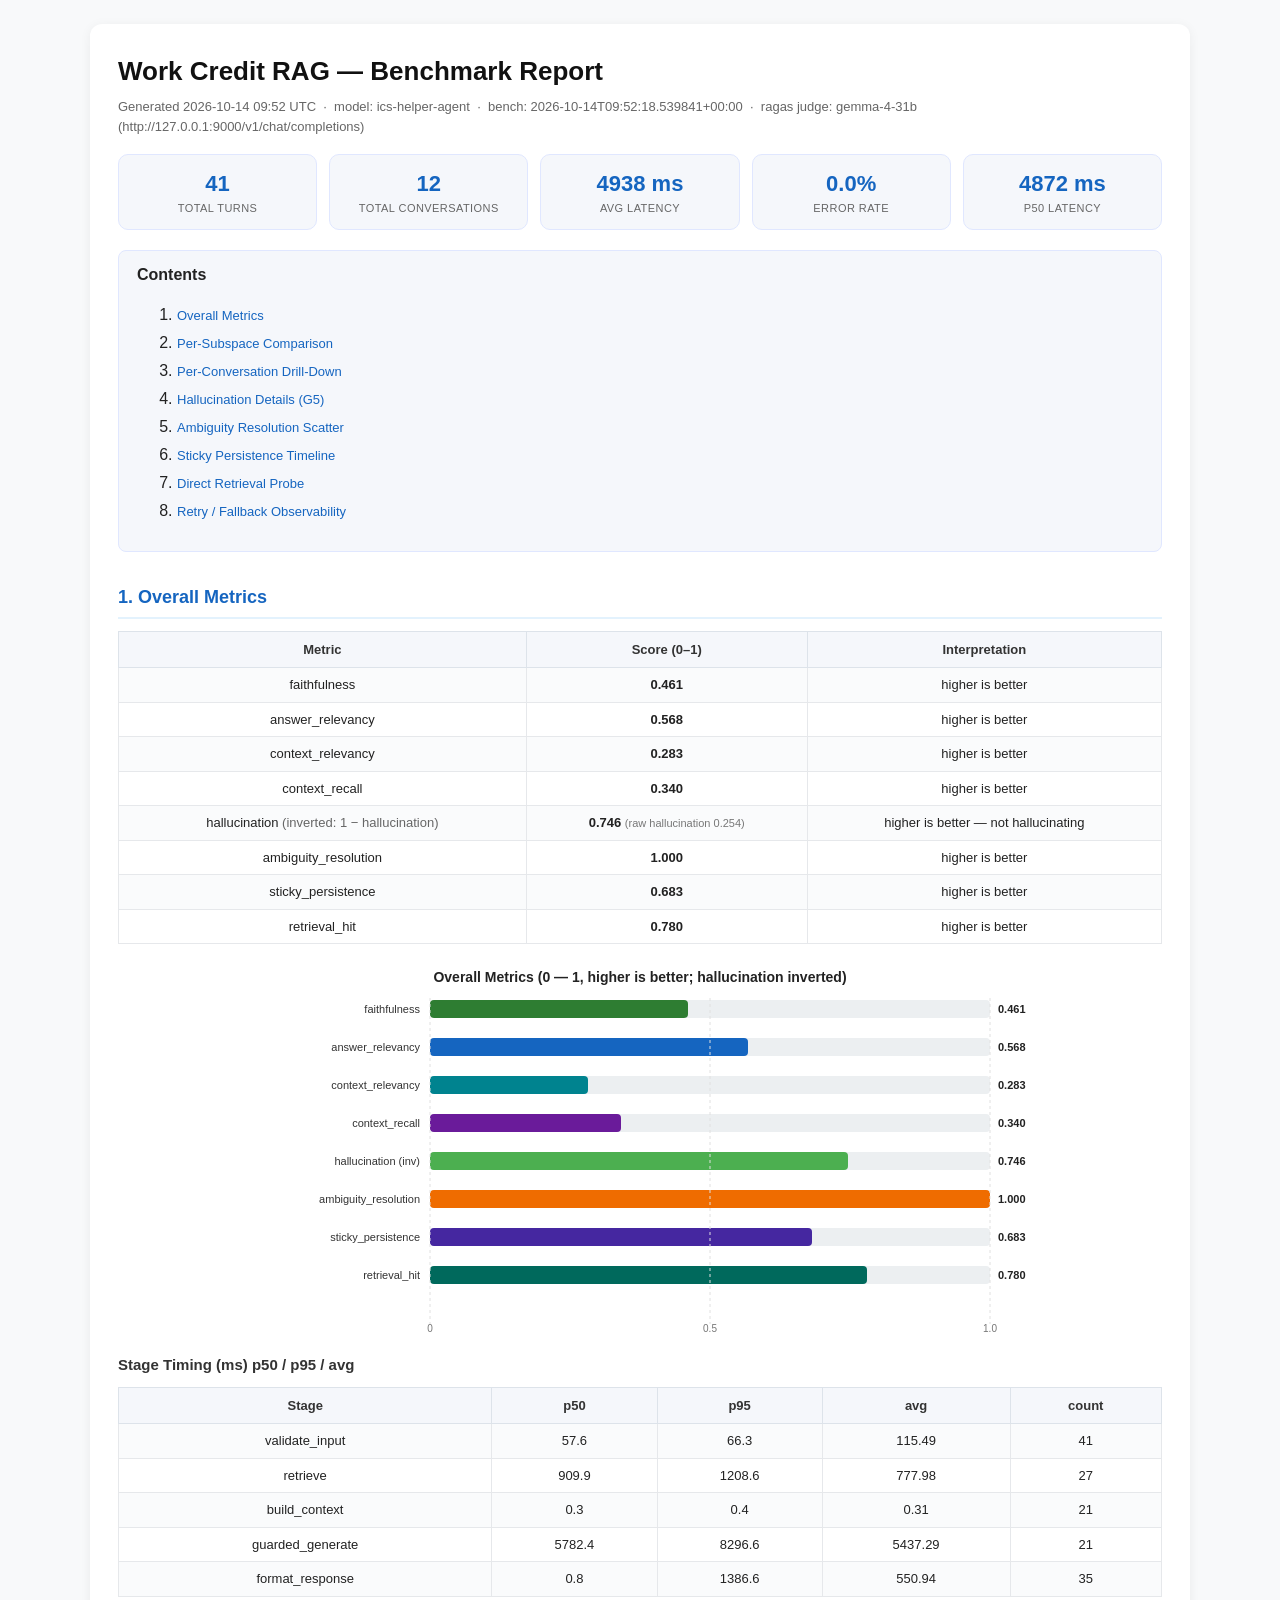
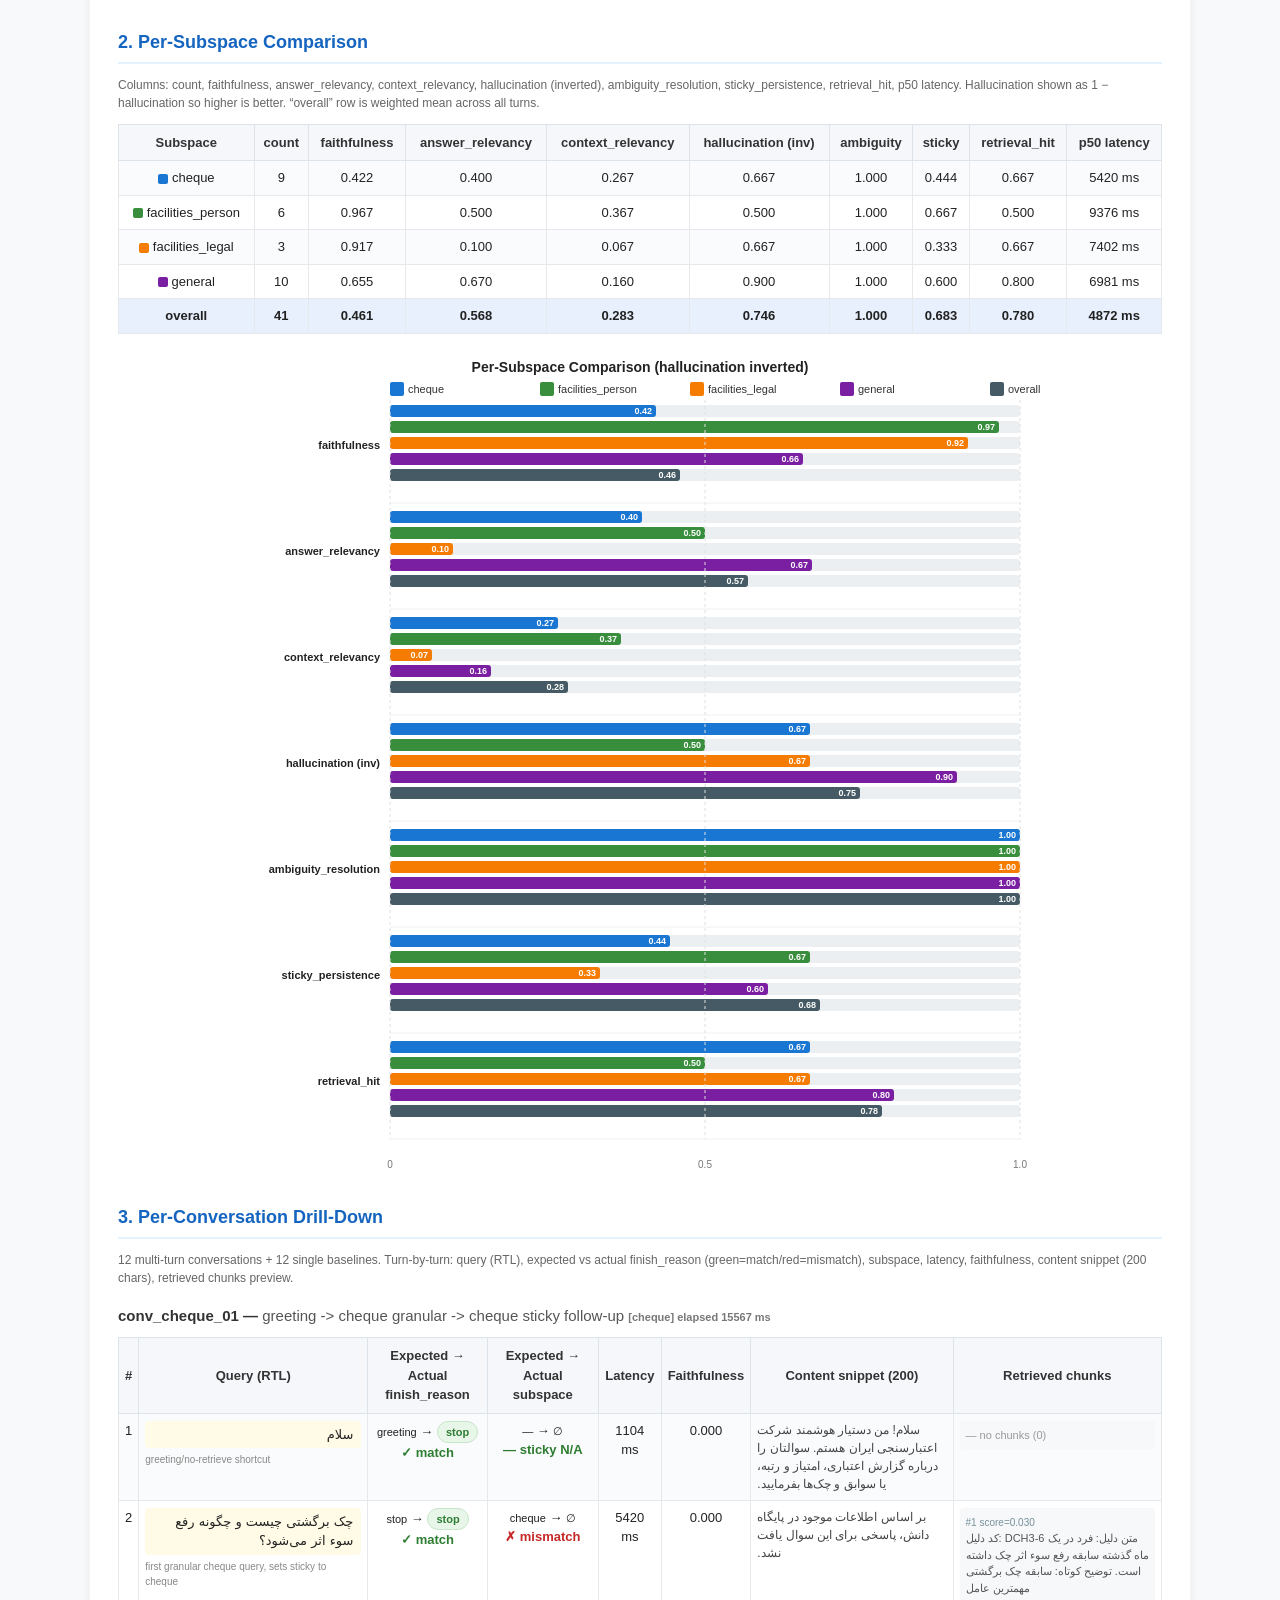
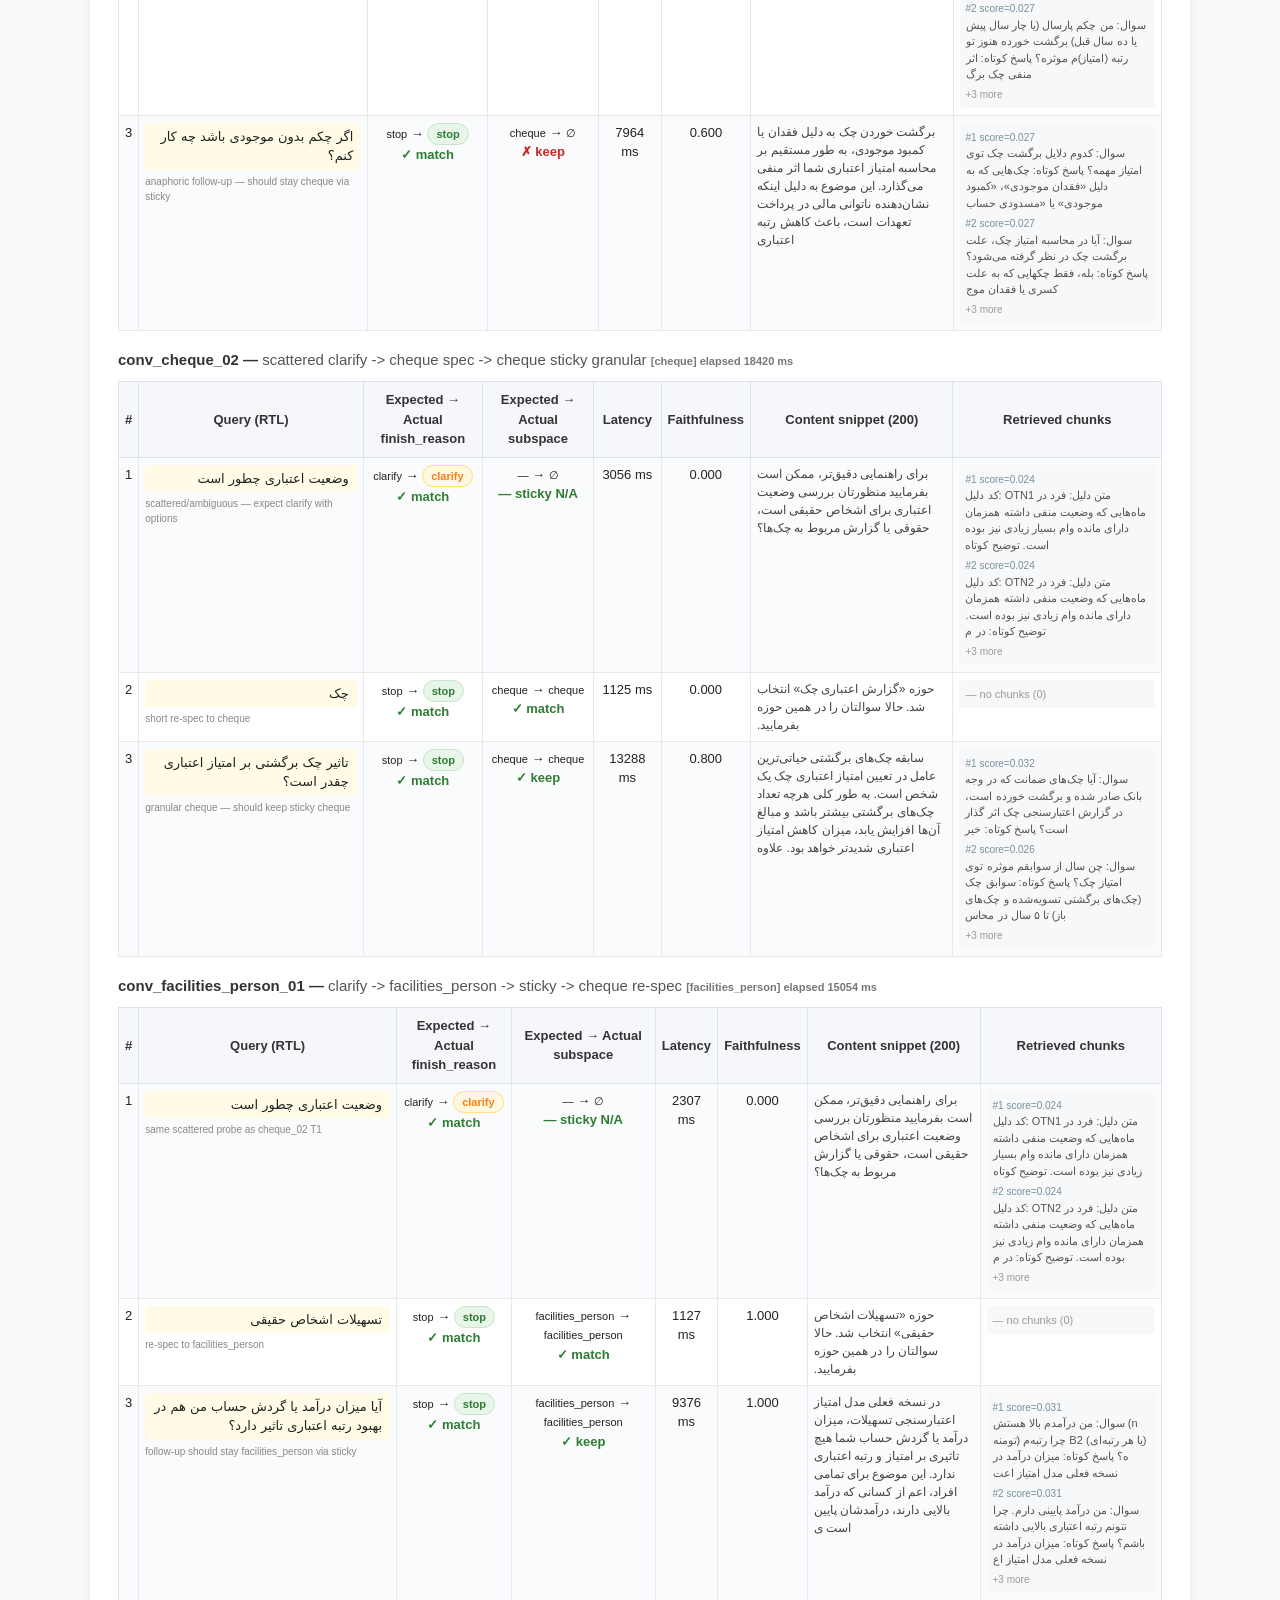
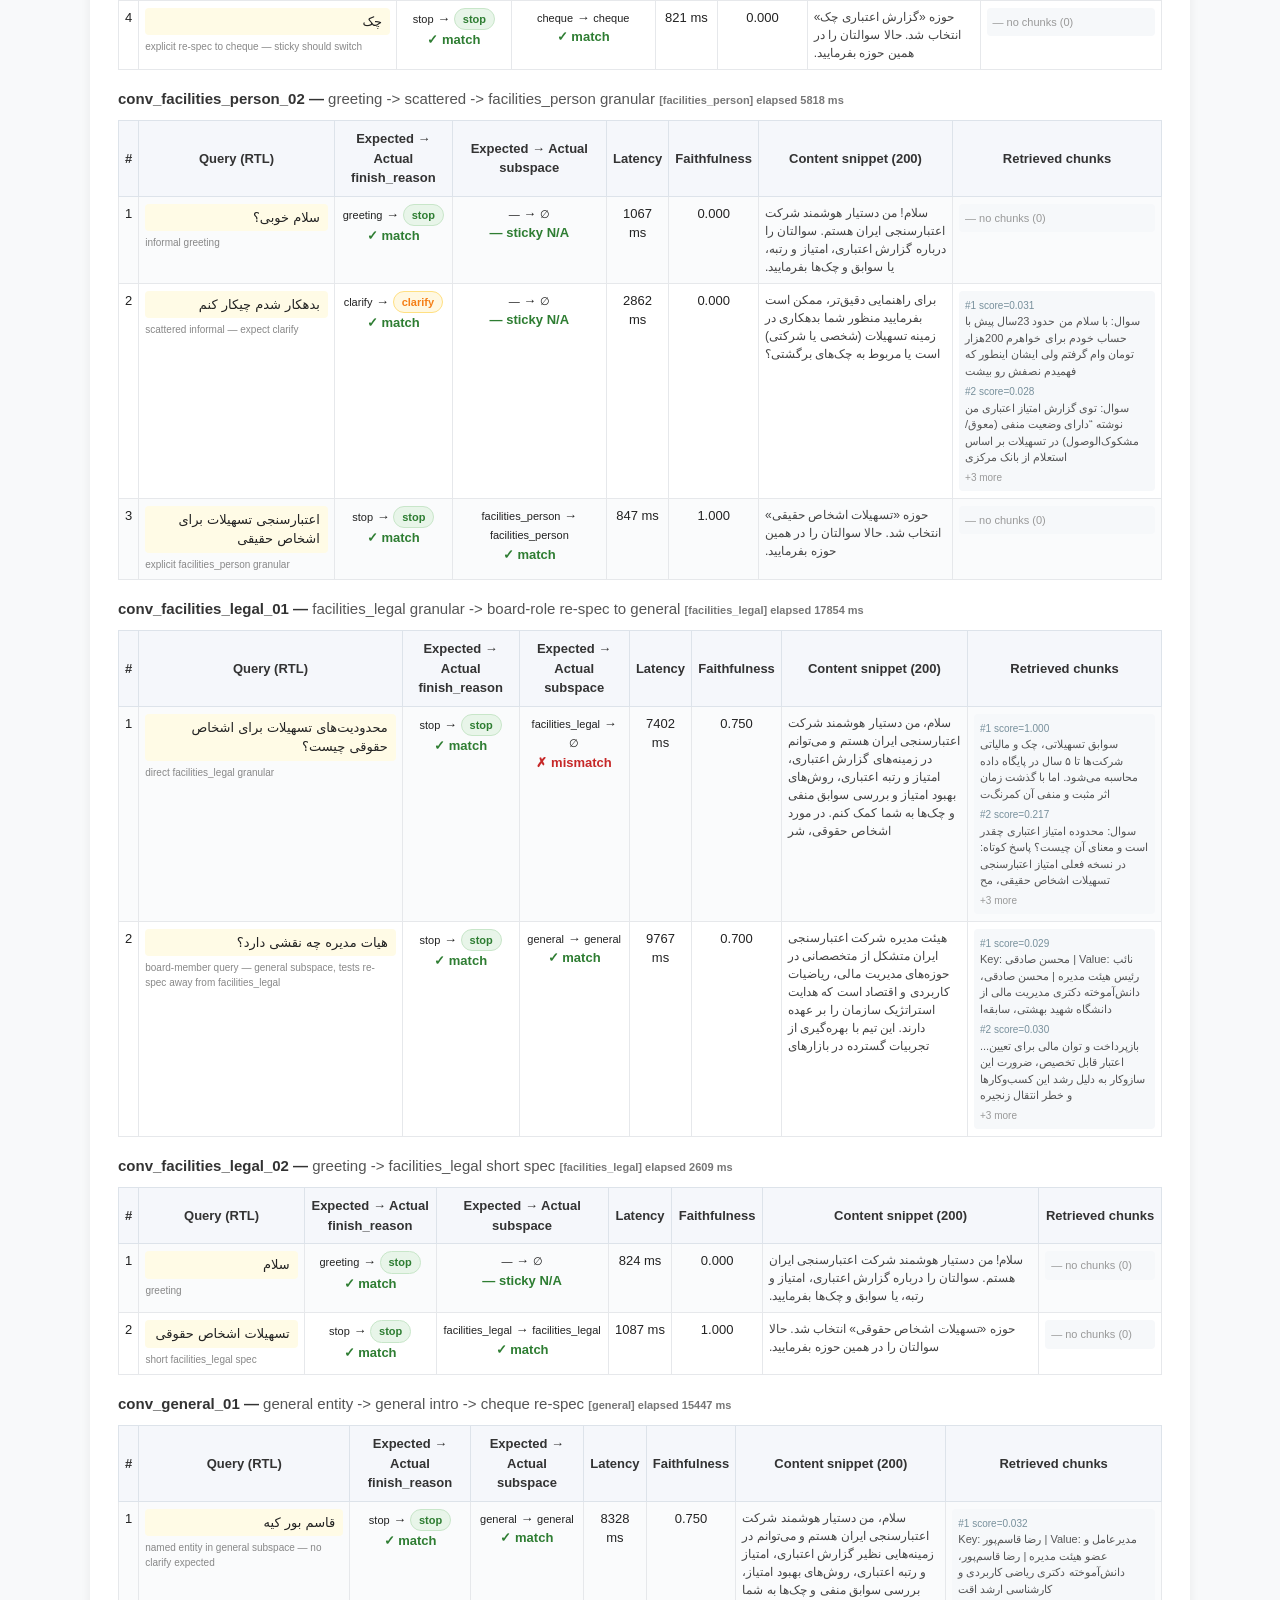
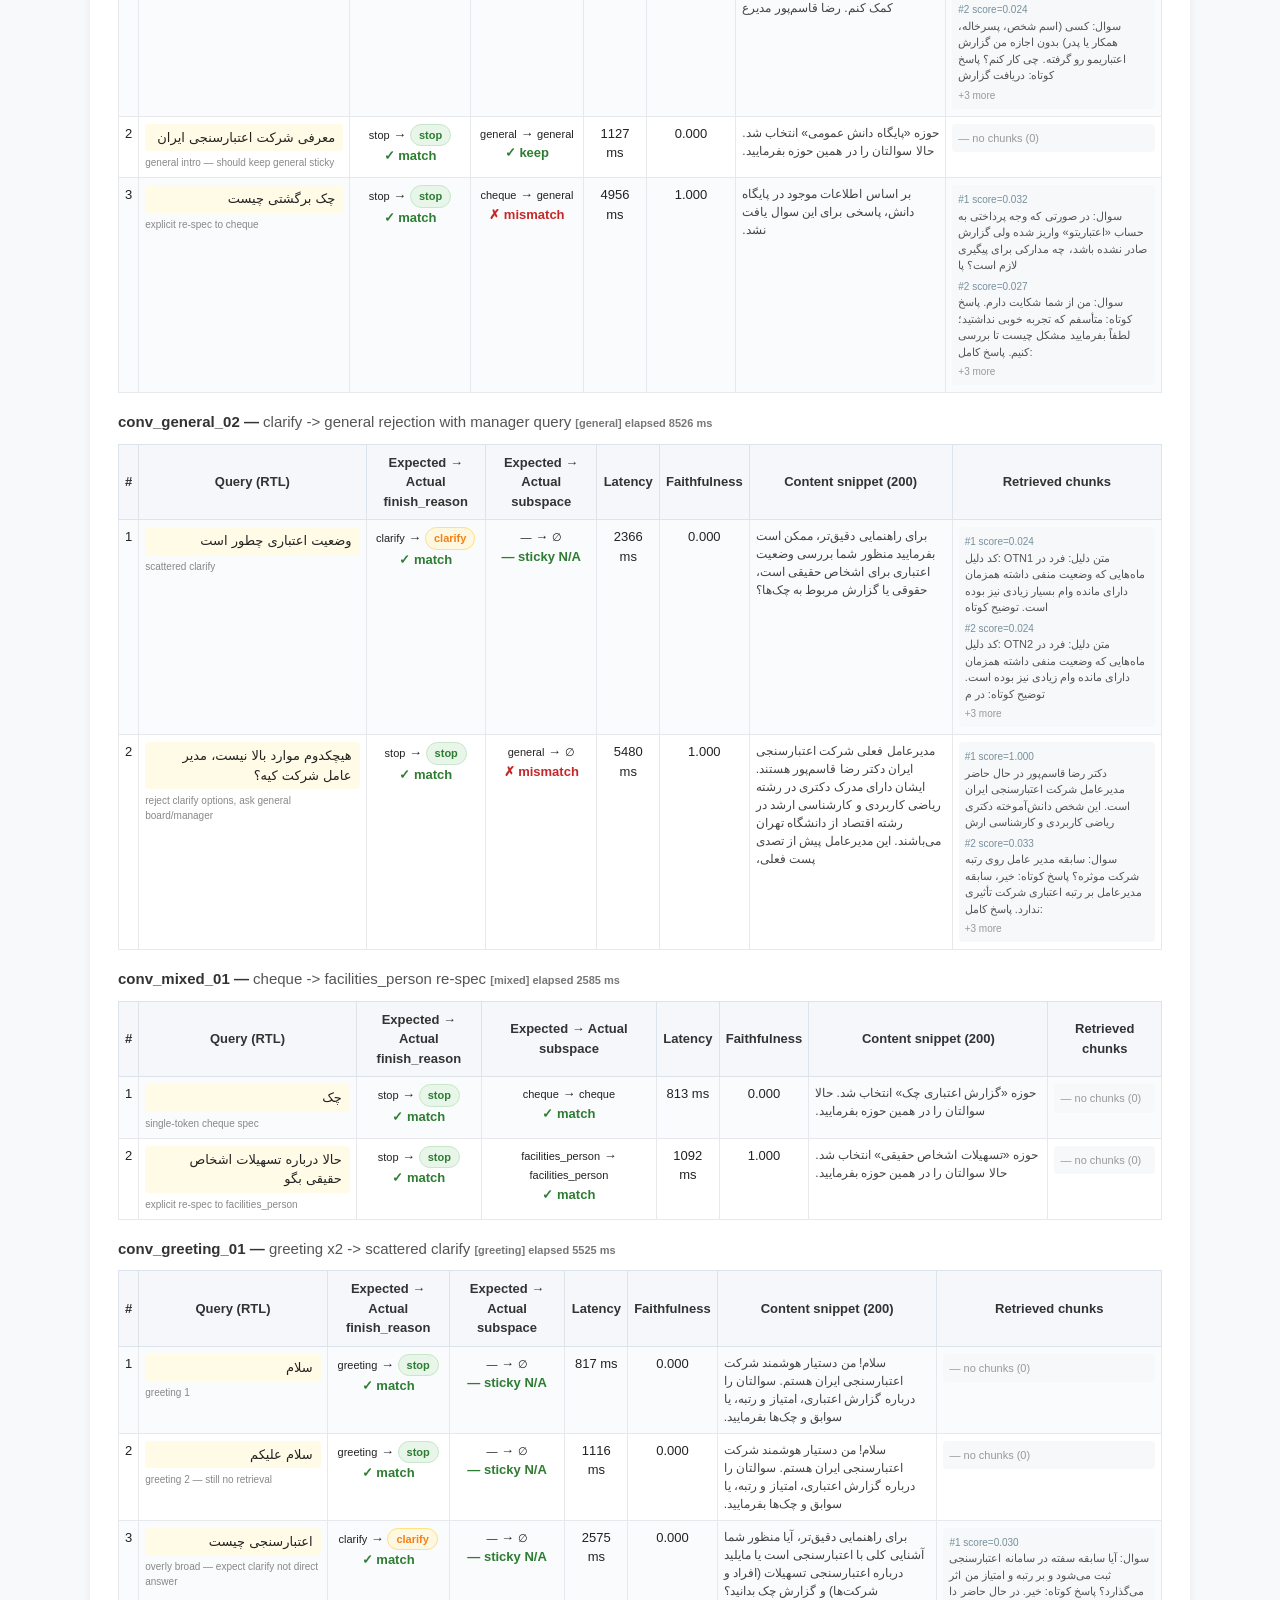
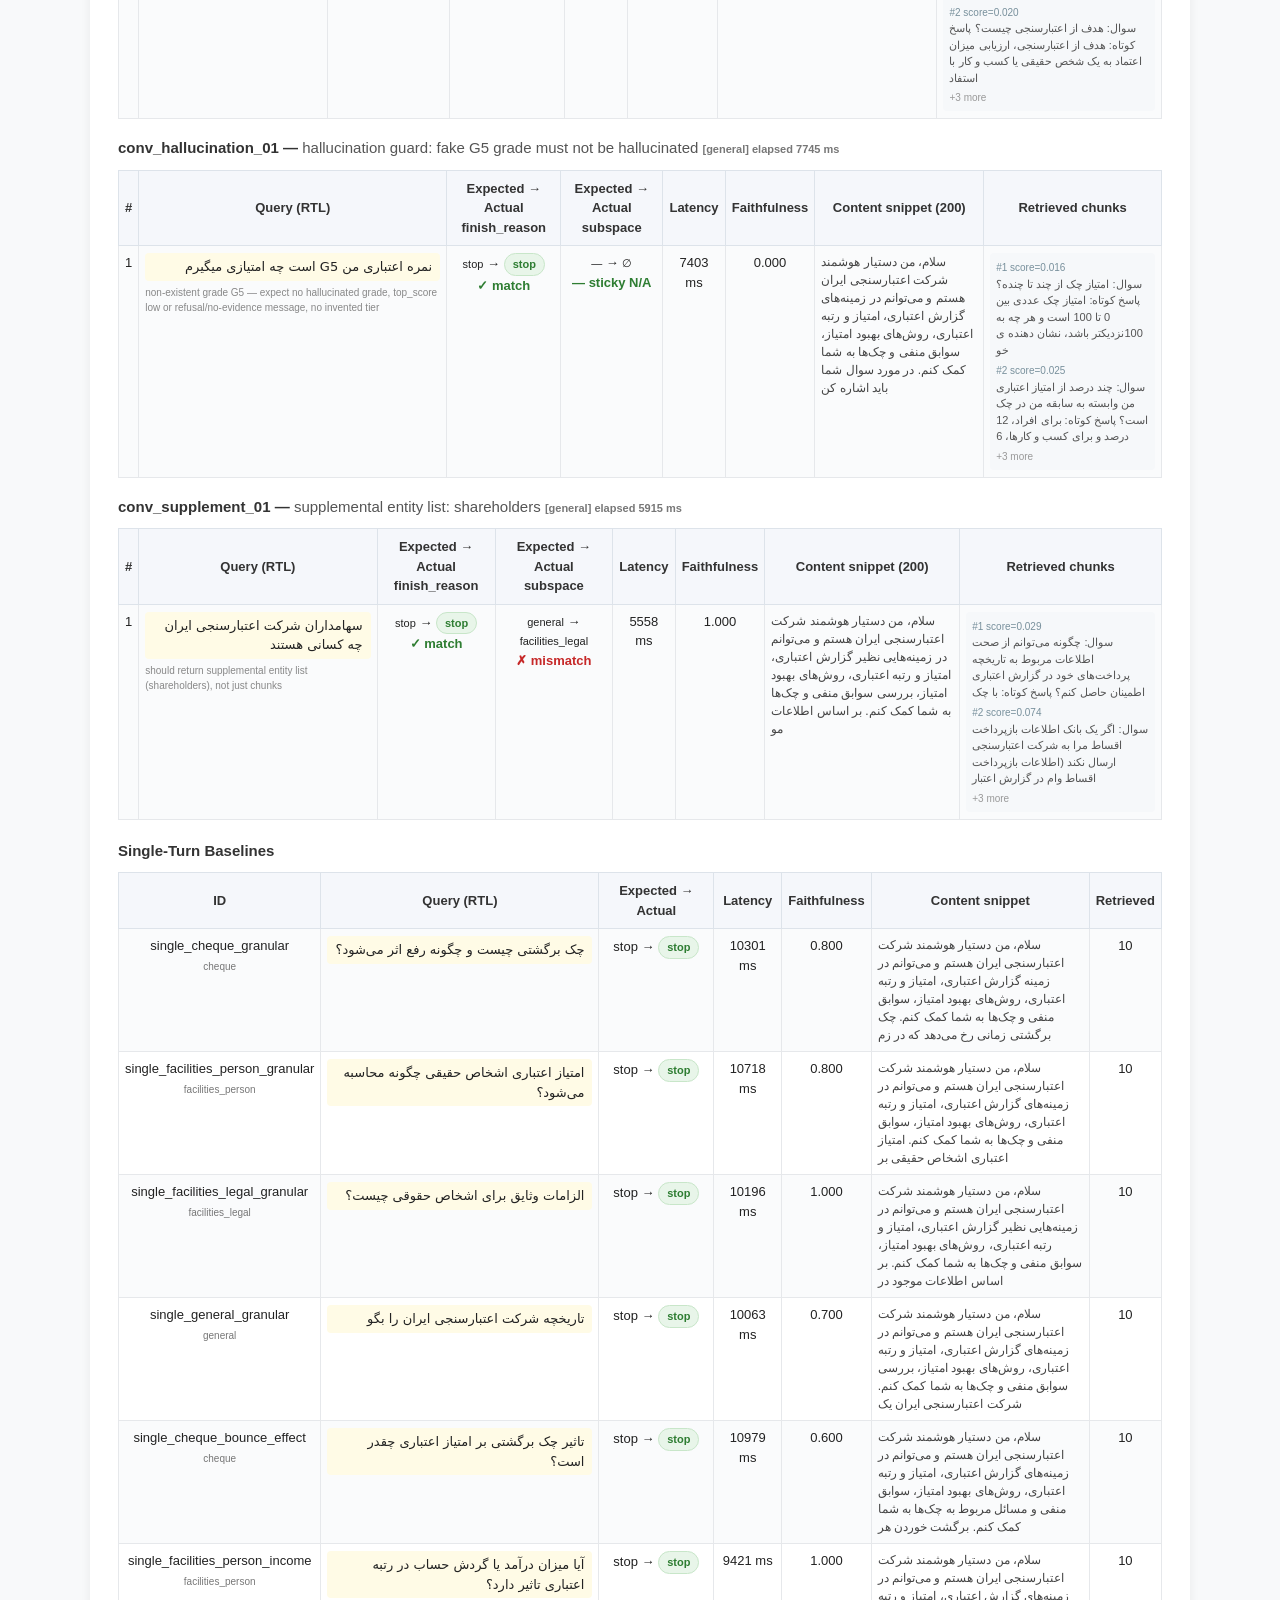
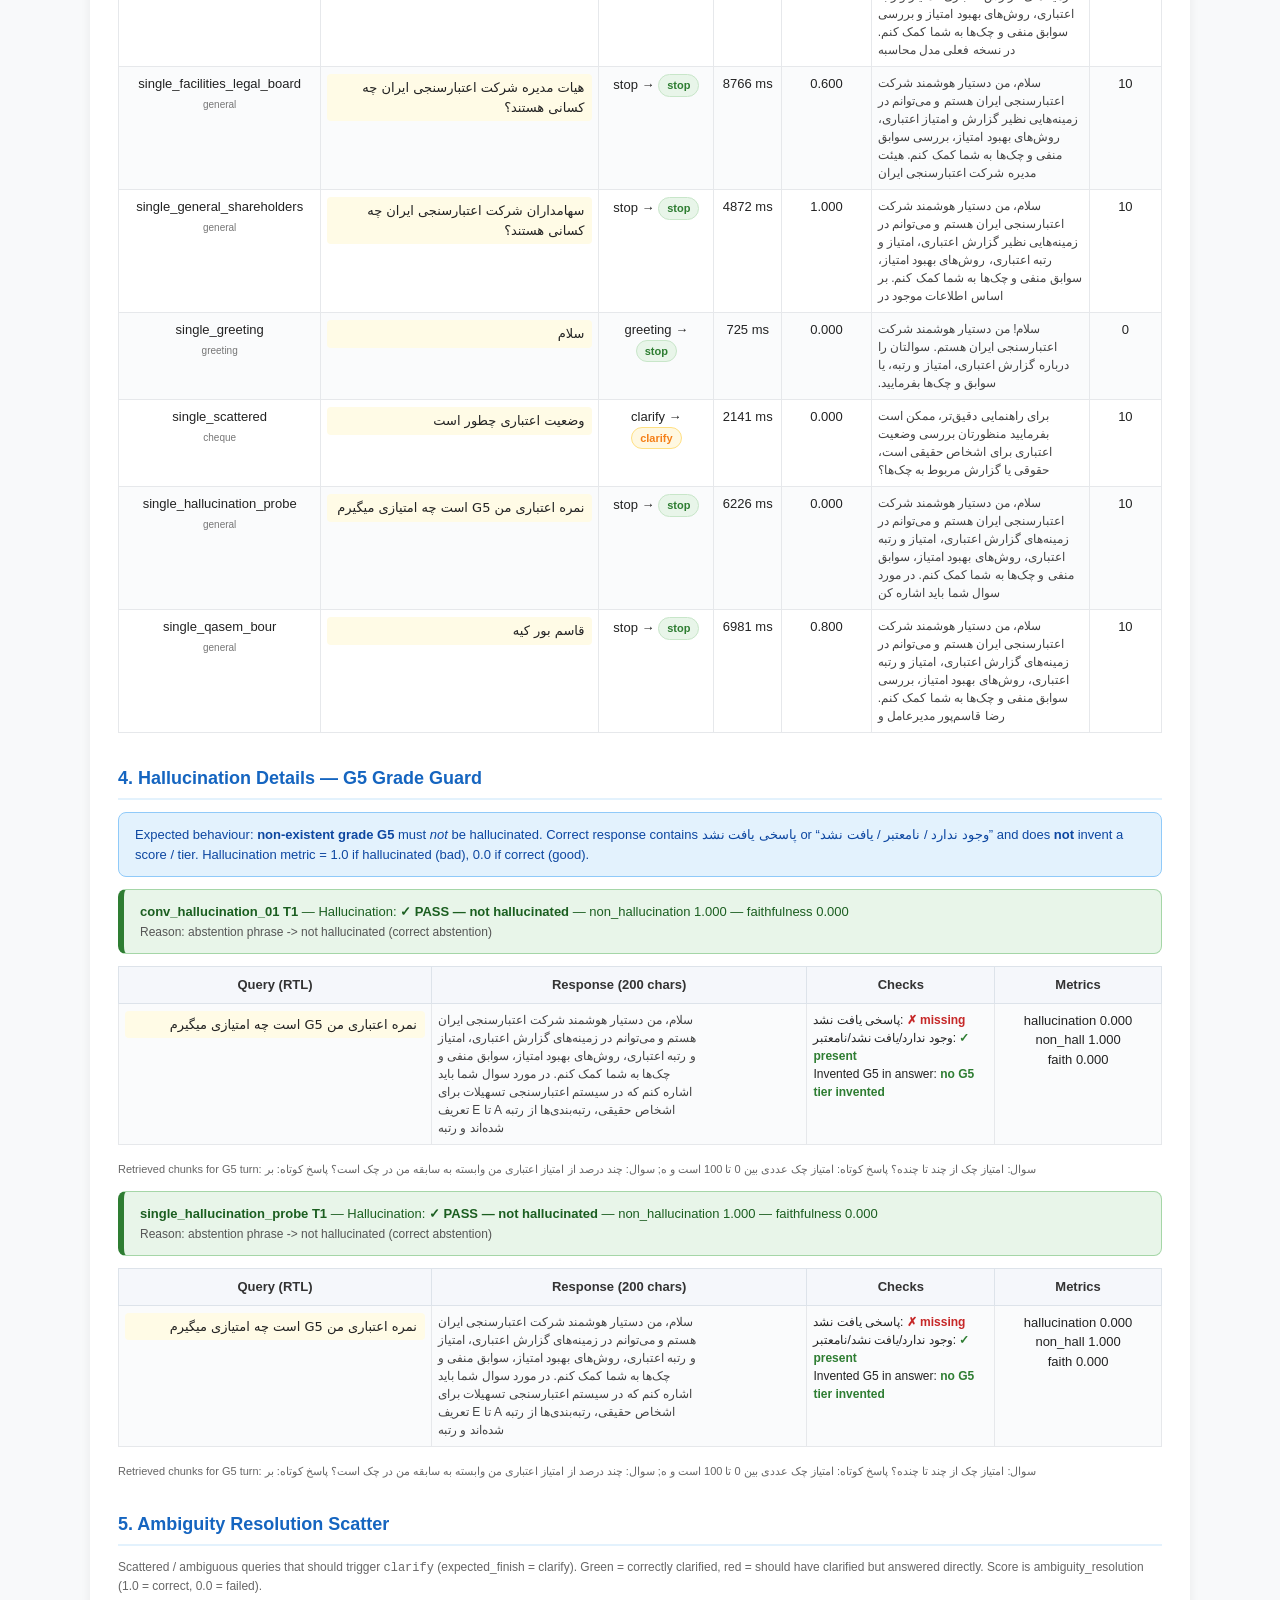
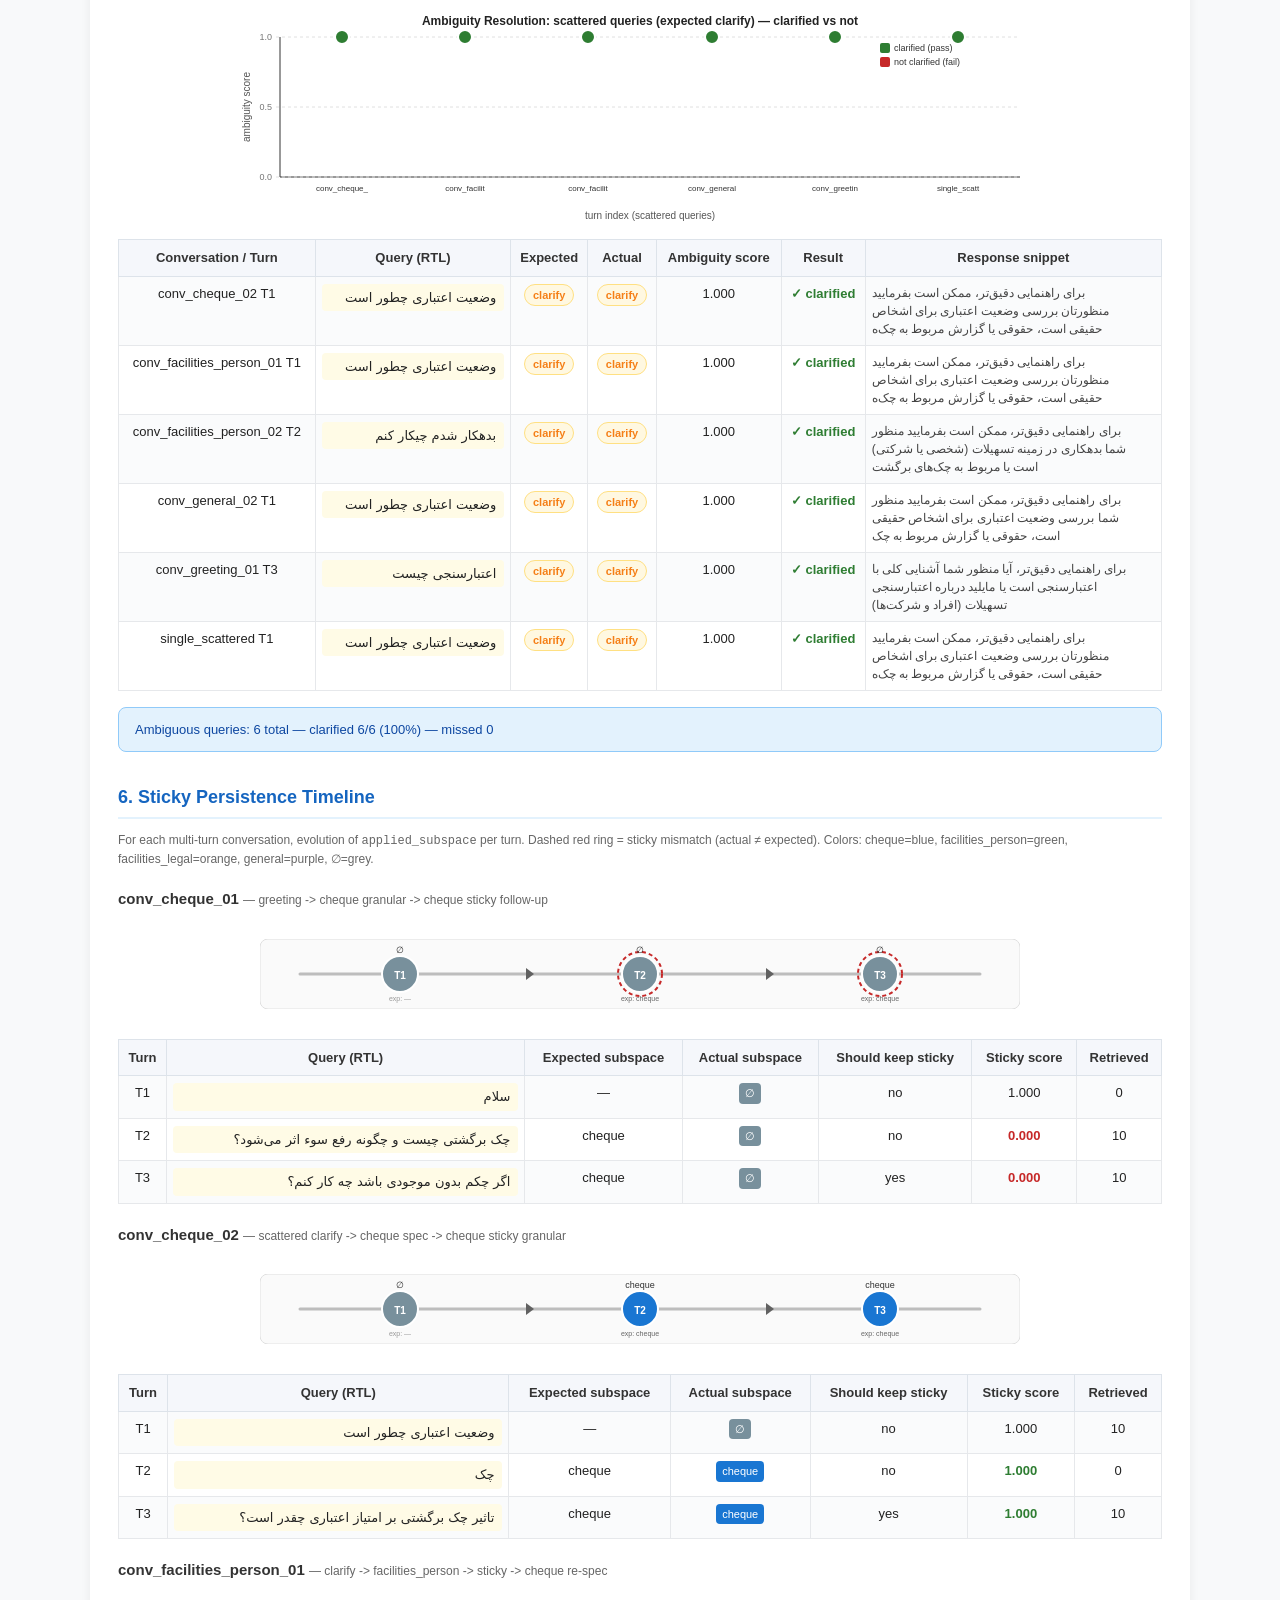
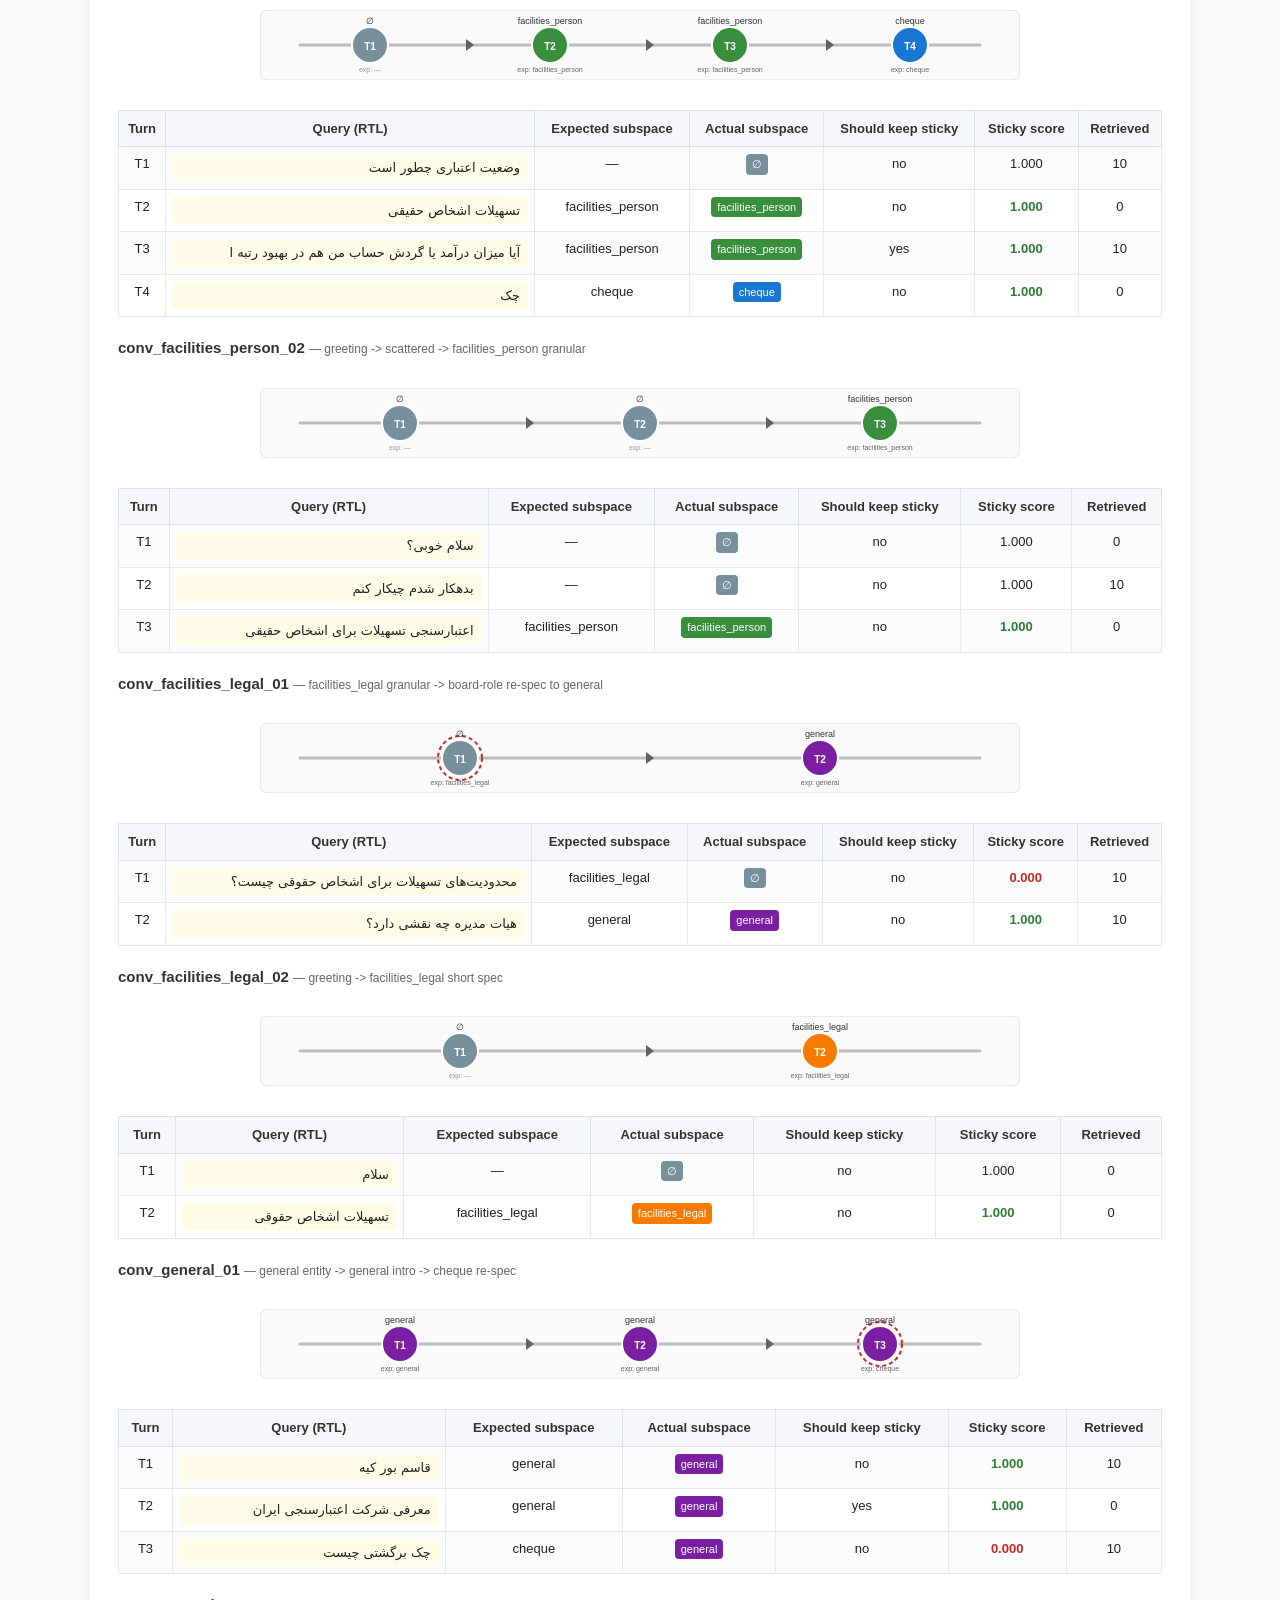
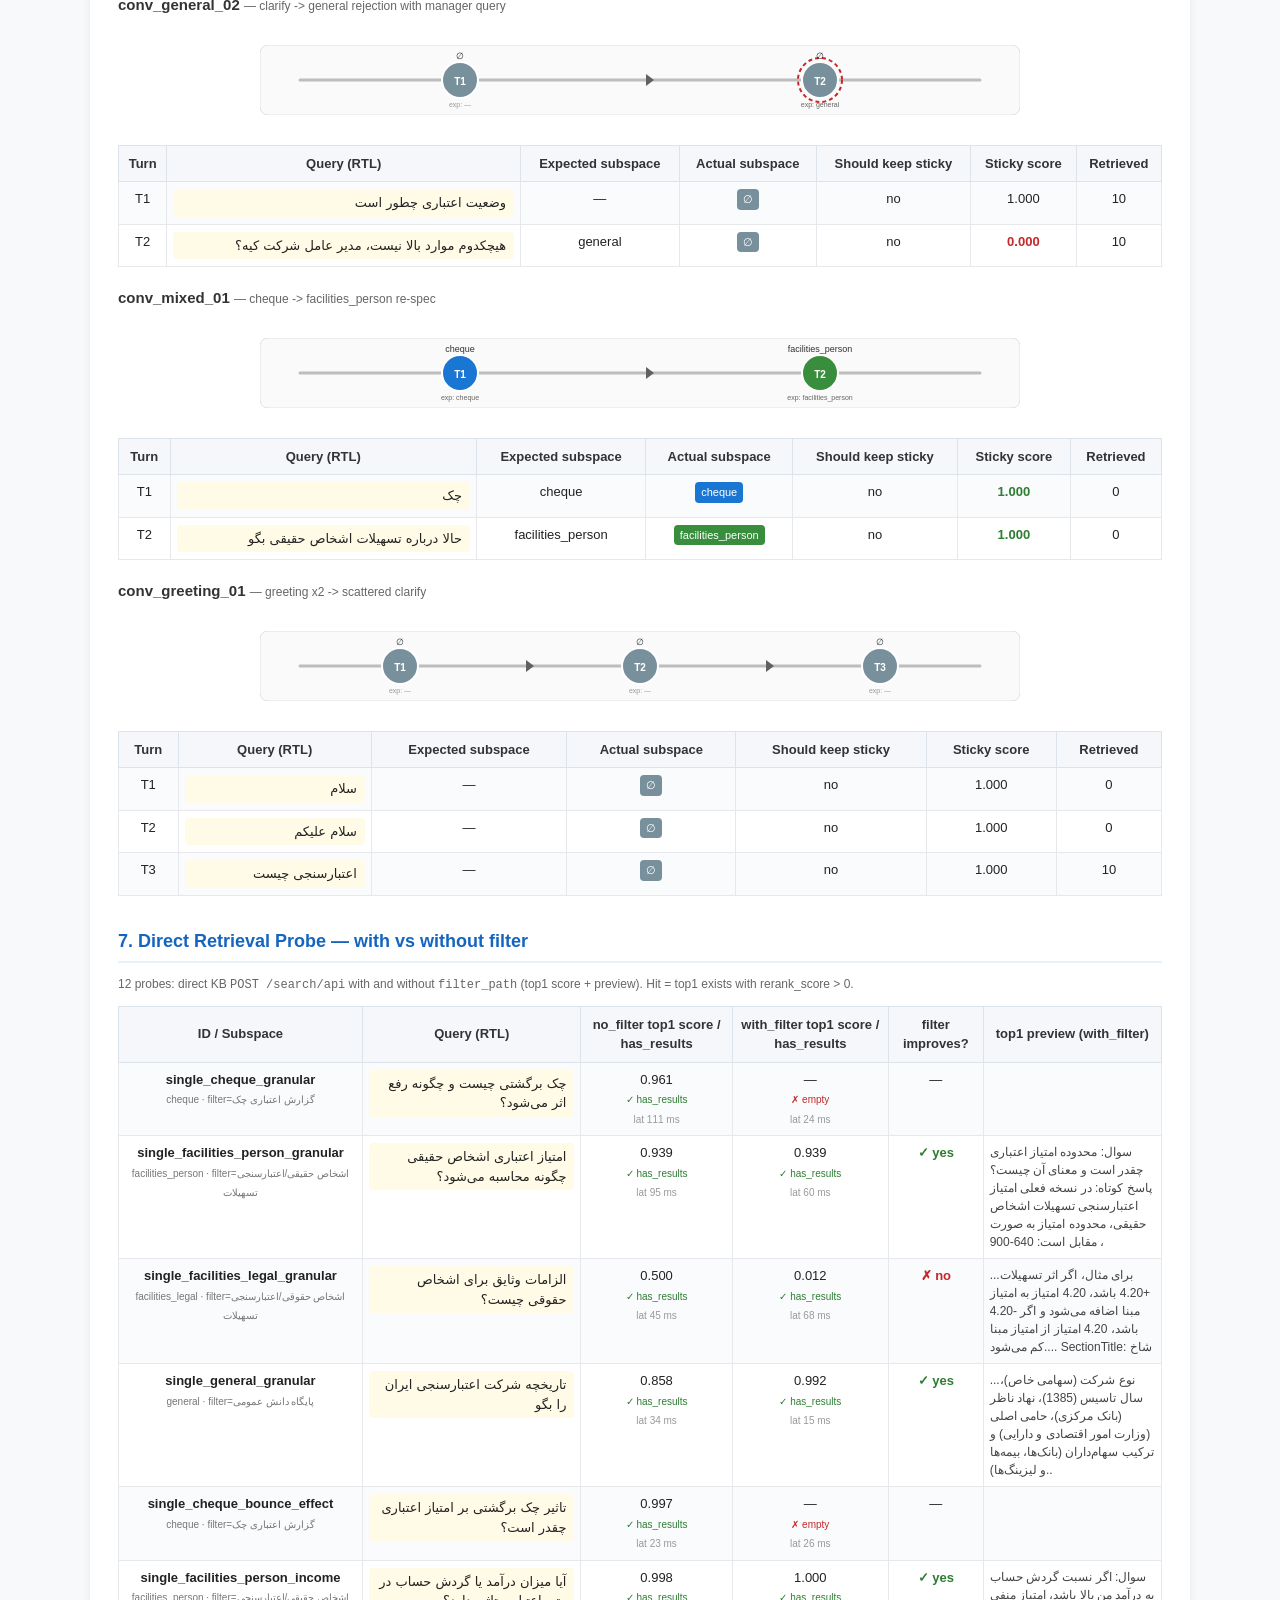
<file: evaluation/artifacts/bench_report_latest.html>
<!DOCTYPE html>
<html lang="en">
<head>
<meta charset="utf-8">
<meta name="viewport" content="width=device-width, initial-scale=1">
<title>Work Credit RAG — Benchmark Report</title>
<style>
  * { box-sizing: border-box; }
  body { font-family: -apple-system, BlinkMacSystemFont, "Segoe UI", Roboto, Helvetica, Arial, sans-serif; margin: 0; padding: 24px; color: #222; background: #f8f9fa; line-height: 1.5; }
  .container { max-width: 1100px; margin: 0 auto; background: #fff; padding: 28px; border-radius: 12px; box-shadow: 0 2px 12px rgba(0,0,0,0.06); }
  h1 { font-size: 26px; margin: 0 0 6px 0; color: #111; }
  h2 { font-size: 18px; margin: 32px 0 12px 0; padding-bottom: 6px; border-bottom: 2px solid #e3f2fd; color: #1565c0; }
  h3 { font-size: 15px; margin: 20px 0 8px 0; color: #333; }
  .subtitle { color: #666; font-size: 13px; margin-bottom: 18px; }
  .kpi-grid { display: grid; grid-template-columns: repeat(5, 1fr); gap: 12px; margin: 16px 0 20px 0; }
  .kpi { background: #f5f7fb; border: 1px solid #e0e7ff; border-radius: 10px; padding: 12px 14px; text-align: center; }
  .kpi .val { font-size: 22px; font-weight: 700; color: #1565c0; }
  .kpi .lbl { font-size: 11px; color: #666; text-transform: uppercase; letter-spacing: 0.04em; }
  table { width: 100%; border-collapse: collapse; margin: 10px 0 16px 0; font-size: 13px; }
  th { background: #f5f7fb; color: #333; font-weight: 600; padding: 8px 6px; border: 1px solid #dde3ea; text-align: center; }
  td { padding: 7px 6px; border: 1px solid #e6e8eb; text-align: center; vertical-align: top; }
  tr:nth-child(even) { background: #fafbfc; }
  .rtl { direction: rtl; text-align: right; font-family: Tahoma, "DejaVu Sans", sans-serif; background: #fffbe6; padding: 4px 8px; border-radius: 4px; }
  .pass { color: #2e7d32; font-weight: 700; }
  .fail { color: #c62828; font-weight: 700; }
  .badge { display: inline-block; padding: 2px 8px; border-radius: 12px; font-size: 11px; font-weight: 600; }
  .badge-stop { background: #e8f5e9; color: #2e7d32; border: 1px solid #c8e6c9; }
  .badge-clarify { background: #fff8e1; color: #f57f17; border: 1px solid #ffe082; }
  .badge-greeting { background: #e3f2fd; color: #1565c0; border: 1px solid #bbdefb; }
  .badge-error { background: #ffebee; color: #c62828; border: 1px solid #ef9a9a; }
  .snippet { font-size: 12px; color: #444; text-align: left; max-width: 260px; word-break: break-word; }
  .chunk-preview { font-size: 11px; color: #555; text-align: left; background: #f6f8fa; padding: 6px; border-radius: 4px; max-width: 260px; }
  .alert { padding: 12px 16px; border-radius: 8px; margin: 12px 0; font-size: 13px; }
  .alert-info { background: #e3f2fd; border: 1px solid #90caf9; color: #0d47a1; }
  .alert-warn { background: #fff3e0; border: 1px solid #ffcc80; color: #e65100; }
  .alert-success { background: #e8f5e9; border: 1px solid #a5d6a7; color: #1b5e20; }
  .alert-danger { background: #ffebee; border: 1px solid #ef9a9a; color: #b71c1c; }
  .timeline-wrap { overflow-x: auto; padding: 8px 0; }
  svg { display: block; margin: 12px auto; max-width: 100%; height: auto; }
  .toc { background: #f5f7fb; border: 1px solid #e0e7ff; border-radius: 8px; padding: 12px 18px; margin: 12px 0 20px 0; }
  .toc a { color: #1565c0; text-decoration: none; font-size: 13px; }
  .toc a:hover { text-decoration: underline; }
  .toc li { margin: 4px 0; }
  .persian { direction: rtl; font-family: Tahoma, sans-serif; }
  @media print {
    body { background: #fff; padding: 0; font-size: 11pt; }
    .container { box-shadow: none; border: none; padding: 12px; max-width: none; }
    .kpi-grid { grid-template-columns: repeat(5, 1fr); }
    table { page-break-inside: auto; }
    tr { page-break-inside: avoid; }
    h2 { page-break-after: avoid; }
    svg { page-break-inside: avoid; }
  }
  @media (max-width: 700px) {
    .kpi-grid { grid-template-columns: repeat(2, 1fr); }
  }
</style>
</head>
<body>
<div class="container">

<h1>Work Credit RAG — Benchmark Report</h1>
<div class="subtitle">Generated 2026-10-14 09:52 UTC &nbsp;·&nbsp; model: ics-helper-agent &nbsp;·&nbsp; bench: 2026-10-14T09:52:18.539841+00:00 &nbsp;·&nbsp; ragas judge: gemma-4-31b (http://127.0.0.1:9000/v1/chat/completions)</div>
<div class="kpi-grid">
<div class="kpi"><div class="val">41</div><div class="lbl">total turns</div></div>
<div class="kpi"><div class="val">12</div><div class="lbl">total conversations</div></div>
<div class="kpi"><div class="val">4938 ms</div><div class="lbl">avg latency</div></div>
<div class="kpi"><div class="val">0.0%</div><div class="lbl">error rate</div></div>
<div class="kpi"><div class="val">4872 ms</div><div class="lbl">p50 latency</div></div>
</div>
<div class="toc"><strong>Contents</strong><ol><li><a href="#overall">Overall Metrics</a></li><li><a href="#subspace">Per-Subspace Comparison</a></li><li><a href="#convs">Per-Conversation Drill-Down</a></li><li><a href="#hallucination">Hallucination Details (G5)</a></li><li><a href="#ambiguity">Ambiguity Resolution Scatter</a></li><li><a href="#sticky">Sticky Persistence Timeline</a></li><li><a href="#kbprobe">Direct Retrieval Probe</a></li><li><a href="#fallback">Retry / Fallback Observability</a></li></ol></div>
<h2 id="overall">1. Overall Metrics</h2>
<table><tr><th>Metric</th><th>Score (0–1)</th><th>Interpretation</th></tr>
<tr><td>faithfulness</td><td><strong>0.461</strong></td><td>higher is better</td></tr>
<tr><td>answer_relevancy</td><td><strong>0.568</strong></td><td>higher is better</td></tr>
<tr><td>context_relevancy</td><td><strong>0.283</strong></td><td>higher is better</td></tr>
<tr><td>context_recall</td><td><strong>0.340</strong></td><td>higher is better</td></tr>
<tr><td>hallucination <span style="color:#666">(inverted: 1 − hallucination)</span></td><td><strong>0.746</strong> <span style="color:#777;font-size:11px;">(raw hallucination 0.254)</span></td><td>higher is better — not hallucinating</td></tr>
<tr><td>ambiguity_resolution</td><td><strong>1.000</strong></td><td>higher is better</td></tr>
<tr><td>sticky_persistence</td><td><strong>0.683</strong></td><td>higher is better</td></tr>
<tr><td>retrieval_hit</td><td><strong>0.780</strong></td><td>higher is better</td></tr>
</table>
<svg width="820" height="374" viewBox="0 0 820 374" xmlns="http://www.w3.org/2000/svg" role="img" aria-label="Overall metrics">
<rect width="820" height="374" fill="#ffffff" rx="8"/>
<text x="410" y="22" text-anchor="middle" font-size="14" font-weight="700" fill="#222">Overall Metrics (0 — 1, higher is better; hallucination inverted)</text>
<text x="190" y="53" text-anchor="end" font-size="11" fill="#333">faithfulness</text>
<rect x="200" y="40" width="560" height="18" rx="4" fill="#eceff1" />
<rect x="200" y="40" width="258" height="18" rx="4" fill="#2e7d32" />
<text x="768" y="53" font-size="11" fill="#222" font-weight="600">0.461</text>
<text x="190" y="91" text-anchor="end" font-size="11" fill="#333">answer_relevancy</text>
<rect x="200" y="78" width="560" height="18" rx="4" fill="#eceff1" />
<rect x="200" y="78" width="318" height="18" rx="4" fill="#1565c0" />
<text x="768" y="91" font-size="11" fill="#222" font-weight="600">0.568</text>
<text x="190" y="129" text-anchor="end" font-size="11" fill="#333">context_relevancy</text>
<rect x="200" y="116" width="560" height="18" rx="4" fill="#eceff1" />
<rect x="200" y="116" width="158" height="18" rx="4" fill="#00838f" />
<text x="768" y="129" font-size="11" fill="#222" font-weight="600">0.283</text>
<text x="190" y="167" text-anchor="end" font-size="11" fill="#333">context_recall</text>
<rect x="200" y="154" width="560" height="18" rx="4" fill="#eceff1" />
<rect x="200" y="154" width="191" height="18" rx="4" fill="#6a1b9a" />
<text x="768" y="167" font-size="11" fill="#222" font-weight="600">0.340</text>
<text x="190" y="205" text-anchor="end" font-size="11" fill="#333">hallucination (inv)</text>
<rect x="200" y="192" width="560" height="18" rx="4" fill="#eceff1" />
<rect x="200" y="192" width="418" height="18" rx="4" fill="#4caf50" />
<text x="768" y="205" font-size="11" fill="#222" font-weight="600">0.746</text>
<text x="190" y="243" text-anchor="end" font-size="11" fill="#333">ambiguity_resolution</text>
<rect x="200" y="230" width="560" height="18" rx="4" fill="#eceff1" />
<rect x="200" y="230" width="560" height="18" rx="4" fill="#ef6c00" />
<text x="768" y="243" font-size="11" fill="#222" font-weight="600">1.000</text>
<text x="190" y="281" text-anchor="end" font-size="11" fill="#333">sticky_persistence</text>
<rect x="200" y="268" width="560" height="18" rx="4" fill="#eceff1" />
<rect x="200" y="268" width="382" height="18" rx="4" fill="#4527a0" />
<text x="768" y="281" font-size="11" fill="#222" font-weight="600">0.683</text>
<text x="190" y="319" text-anchor="end" font-size="11" fill="#333">retrieval_hit</text>
<rect x="200" y="306" width="560" height="18" rx="4" fill="#eceff1" />
<rect x="200" y="306" width="437" height="18" rx="4" fill="#00695c" />
<text x="768" y="319" font-size="11" fill="#222" font-weight="600">0.780</text>
<line x1="200" y1="38" x2="200" y2="364" stroke="#e0e0e0" stroke-dasharray="3 3"/>
<text x="200" y="372" text-anchor="middle" font-size="10" fill="#777">0</text>
<line x1="480" y1="38" x2="480" y2="364" stroke="#e0e0e0" stroke-dasharray="3 3"/>
<text x="480" y="372" text-anchor="middle" font-size="10" fill="#777">0.5</text>
<line x1="760" y1="38" x2="760" y2="364" stroke="#e0e0e0" stroke-dasharray="3 3"/>
<text x="760" y="372" text-anchor="middle" font-size="10" fill="#777">1.0</text>
</svg>
<h3>Stage Timing (ms) p50 / p95 / avg</h3>
<table><tr><th>Stage</th><th>p50</th><th>p95</th><th>avg</th><th>count</th></tr>
<tr><td>validate_input</td><td>57.6</td><td>66.3</td><td>115.49</td><td>41</td></tr>
<tr><td>retrieve</td><td>909.9</td><td>1208.6</td><td>777.98</td><td>27</td></tr>
<tr><td>build_context</td><td>0.3</td><td>0.4</td><td>0.31</td><td>21</td></tr>
<tr><td>guarded_generate</td><td>5782.4</td><td>8296.6</td><td>5437.29</td><td>21</td></tr>
<tr><td>format_response</td><td>0.8</td><td>1386.6</td><td>550.94</td><td>35</td></tr>
</table>
<h2 id="subspace">2. Per-Subspace Comparison</h2>
<p style="font-size:12px;color:#666;">Columns: count, faithfulness, answer_relevancy, context_relevancy, hallucination (inverted), ambiguity_resolution, sticky_persistence, retrieval_hit, p50 latency. Hallucination shown as 1 − hallucination so higher is better. “overall” row is weighted mean across all turns.</p>
<table><tr><th>Subspace</th><th>count</th><th>faithfulness</th><th>answer_relevancy</th><th>context_relevancy</th><th>hallucination (inv)</th><th>ambiguity</th><th>sticky</th><th>retrieval_hit</th><th>p50 latency</th></tr>
<tr><td><span style="display:inline-block;width:10px;height:10px;background:#1976d2;border-radius:2px;margin-right:4px;vertical-align:middle;"></span>cheque</td><td>9</td><td>0.422</td><td>0.400</td><td>0.267</td><td>0.667</td><td>1.000</td><td>0.444</td><td>0.667</td><td>5420 ms</td></tr>
<tr><td><span style="display:inline-block;width:10px;height:10px;background:#388e3c;border-radius:2px;margin-right:4px;vertical-align:middle;"></span>facilities_person</td><td>6</td><td>0.967</td><td>0.500</td><td>0.367</td><td>0.500</td><td>1.000</td><td>0.667</td><td>0.500</td><td>9376 ms</td></tr>
<tr><td><span style="display:inline-block;width:10px;height:10px;background:#f57c00;border-radius:2px;margin-right:4px;vertical-align:middle;"></span>facilities_legal</td><td>3</td><td>0.917</td><td>0.100</td><td>0.067</td><td>0.667</td><td>1.000</td><td>0.333</td><td>0.667</td><td>7402 ms</td></tr>
<tr><td><span style="display:inline-block;width:10px;height:10px;background:#7b1fa2;border-radius:2px;margin-right:4px;vertical-align:middle;"></span>general</td><td>10</td><td>0.655</td><td>0.670</td><td>0.160</td><td>0.900</td><td>1.000</td><td>0.600</td><td>0.800</td><td>6981 ms</td></tr>
<tr style="background:#e8f0fe;font-weight:600;"><td>overall</td><td>41</td><td>0.461</td><td>0.568</td><td>0.283</td><td>0.746</td><td>1.000</td><td>0.683</td><td>0.780</td><td>4872 ms</td></tr>
</table>
<svg width="860" height="822" viewBox="0 0 860 822" xmlns="http://www.w3.org/2000/svg" role="img" aria-label="Per-subspace bars">
<rect width="860" height="822" fill="#ffffff" rx="8"/>
<text x="430" y="22" text-anchor="middle" font-size="14" font-weight="700" fill="#222">Per-Subspace Comparison (hallucination inverted)</text>
<rect x="180" y="32" width="14" height="14" rx="2" fill="#1976d2"/>
<text x="198" y="43" font-size="11" fill="#333">cheque</text>
<rect x="330" y="32" width="14" height="14" rx="2" fill="#388e3c"/>
<text x="348" y="43" font-size="11" fill="#333">facilities_person</text>
<rect x="480" y="32" width="14" height="14" rx="2" fill="#f57c00"/>
<text x="498" y="43" font-size="11" fill="#333">facilities_legal</text>
<rect x="630" y="32" width="14" height="14" rx="2" fill="#7b1fa2"/>
<text x="648" y="43" font-size="11" fill="#333">general</text>
<rect x="780" y="32" width="14" height="14" rx="2" fill="#455a64"/>
<text x="798" y="43" font-size="11" fill="#333">overall</text>
<text x="170" y="99" text-anchor="end" font-size="11" font-weight="600" fill="#222">faithfulness</text>
<rect x="180" y="55" width="630" height="12" rx="3" fill="#eceff1"/>
<rect x="180" y="55" width="266" height="12" rx="3" fill="#1976d2" />
<text x="442" y="64" text-anchor="end" font-size="9" fill="#fff" font-weight="600">0.42</text>
<rect x="180" y="71" width="630" height="12" rx="3" fill="#eceff1"/>
<rect x="180" y="71" width="609" height="12" rx="3" fill="#388e3c" />
<text x="785" y="80" text-anchor="end" font-size="9" fill="#fff" font-weight="600">0.97</text>
<rect x="180" y="87" width="630" height="12" rx="3" fill="#eceff1"/>
<rect x="180" y="87" width="578" height="12" rx="3" fill="#f57c00" />
<text x="754" y="96" text-anchor="end" font-size="9" fill="#fff" font-weight="600">0.92</text>
<rect x="180" y="103" width="630" height="12" rx="3" fill="#eceff1"/>
<rect x="180" y="103" width="413" height="12" rx="3" fill="#7b1fa2" />
<text x="589" y="112" text-anchor="end" font-size="9" fill="#fff" font-weight="600">0.66</text>
<rect x="180" y="119" width="630" height="12" rx="3" fill="#eceff1"/>
<rect x="180" y="119" width="290" height="12" rx="3" fill="#455a64" />
<text x="466" y="128" text-anchor="end" font-size="9" fill="#fff" font-weight="600">0.46</text>
<line x1="180" y1="153" x2="810" y2="153" stroke="#f0f0f0"/>
<text x="170" y="205" text-anchor="end" font-size="11" font-weight="600" fill="#222">answer_relevancy</text>
<rect x="180" y="161" width="630" height="12" rx="3" fill="#eceff1"/>
<rect x="180" y="161" width="252" height="12" rx="3" fill="#1976d2" />
<text x="428" y="170" text-anchor="end" font-size="9" fill="#fff" font-weight="600">0.40</text>
<rect x="180" y="177" width="630" height="12" rx="3" fill="#eceff1"/>
<rect x="180" y="177" width="315" height="12" rx="3" fill="#388e3c" />
<text x="491" y="186" text-anchor="end" font-size="9" fill="#fff" font-weight="600">0.50</text>
<rect x="180" y="193" width="630" height="12" rx="3" fill="#eceff1"/>
<rect x="180" y="193" width="63" height="12" rx="3" fill="#f57c00" />
<text x="239" y="202" text-anchor="end" font-size="9" fill="#fff" font-weight="600">0.10</text>
<rect x="180" y="209" width="630" height="12" rx="3" fill="#eceff1"/>
<rect x="180" y="209" width="422" height="12" rx="3" fill="#7b1fa2" />
<text x="598" y="218" text-anchor="end" font-size="9" fill="#fff" font-weight="600">0.67</text>
<rect x="180" y="225" width="630" height="12" rx="3" fill="#eceff1"/>
<rect x="180" y="225" width="358" height="12" rx="3" fill="#455a64" />
<text x="534" y="234" text-anchor="end" font-size="9" fill="#fff" font-weight="600">0.57</text>
<line x1="180" y1="259" x2="810" y2="259" stroke="#f0f0f0"/>
<text x="170" y="311" text-anchor="end" font-size="11" font-weight="600" fill="#222">context_relevancy</text>
<rect x="180" y="267" width="630" height="12" rx="3" fill="#eceff1"/>
<rect x="180" y="267" width="168" height="12" rx="3" fill="#1976d2" />
<text x="344" y="276" text-anchor="end" font-size="9" fill="#fff" font-weight="600">0.27</text>
<rect x="180" y="283" width="630" height="12" rx="3" fill="#eceff1"/>
<rect x="180" y="283" width="231" height="12" rx="3" fill="#388e3c" />
<text x="407" y="292" text-anchor="end" font-size="9" fill="#fff" font-weight="600">0.37</text>
<rect x="180" y="299" width="630" height="12" rx="3" fill="#eceff1"/>
<rect x="180" y="299" width="42" height="12" rx="3" fill="#f57c00" />
<text x="218" y="308" text-anchor="end" font-size="9" fill="#fff" font-weight="600">0.07</text>
<rect x="180" y="315" width="630" height="12" rx="3" fill="#eceff1"/>
<rect x="180" y="315" width="101" height="12" rx="3" fill="#7b1fa2" />
<text x="277" y="324" text-anchor="end" font-size="9" fill="#fff" font-weight="600">0.16</text>
<rect x="180" y="331" width="630" height="12" rx="3" fill="#eceff1"/>
<rect x="180" y="331" width="178" height="12" rx="3" fill="#455a64" />
<text x="354" y="340" text-anchor="end" font-size="9" fill="#fff" font-weight="600">0.28</text>
<line x1="180" y1="365" x2="810" y2="365" stroke="#f0f0f0"/>
<text x="170" y="417" text-anchor="end" font-size="11" font-weight="600" fill="#222">hallucination (inv)</text>
<rect x="180" y="373" width="630" height="12" rx="3" fill="#eceff1"/>
<rect x="180" y="373" width="420" height="12" rx="3" fill="#1976d2" />
<text x="596" y="382" text-anchor="end" font-size="9" fill="#fff" font-weight="600">0.67</text>
<rect x="180" y="389" width="630" height="12" rx="3" fill="#eceff1"/>
<rect x="180" y="389" width="315" height="12" rx="3" fill="#388e3c" />
<text x="491" y="398" text-anchor="end" font-size="9" fill="#fff" font-weight="600">0.50</text>
<rect x="180" y="405" width="630" height="12" rx="3" fill="#eceff1"/>
<rect x="180" y="405" width="420" height="12" rx="3" fill="#f57c00" />
<text x="596" y="414" text-anchor="end" font-size="9" fill="#fff" font-weight="600">0.67</text>
<rect x="180" y="421" width="630" height="12" rx="3" fill="#eceff1"/>
<rect x="180" y="421" width="567" height="12" rx="3" fill="#7b1fa2" />
<text x="743" y="430" text-anchor="end" font-size="9" fill="#fff" font-weight="600">0.90</text>
<rect x="180" y="437" width="630" height="12" rx="3" fill="#eceff1"/>
<rect x="180" y="437" width="470" height="12" rx="3" fill="#455a64" />
<text x="646" y="446" text-anchor="end" font-size="9" fill="#fff" font-weight="600">0.75</text>
<line x1="180" y1="471" x2="810" y2="471" stroke="#f0f0f0"/>
<text x="170" y="523" text-anchor="end" font-size="11" font-weight="600" fill="#222">ambiguity_resolution</text>
<rect x="180" y="479" width="630" height="12" rx="3" fill="#eceff1"/>
<rect x="180" y="479" width="630" height="12" rx="3" fill="#1976d2" />
<text x="806" y="488" text-anchor="end" font-size="9" fill="#fff" font-weight="600">1.00</text>
<rect x="180" y="495" width="630" height="12" rx="3" fill="#eceff1"/>
<rect x="180" y="495" width="630" height="12" rx="3" fill="#388e3c" />
<text x="806" y="504" text-anchor="end" font-size="9" fill="#fff" font-weight="600">1.00</text>
<rect x="180" y="511" width="630" height="12" rx="3" fill="#eceff1"/>
<rect x="180" y="511" width="630" height="12" rx="3" fill="#f57c00" />
<text x="806" y="520" text-anchor="end" font-size="9" fill="#fff" font-weight="600">1.00</text>
<rect x="180" y="527" width="630" height="12" rx="3" fill="#eceff1"/>
<rect x="180" y="527" width="630" height="12" rx="3" fill="#7b1fa2" />
<text x="806" y="536" text-anchor="end" font-size="9" fill="#fff" font-weight="600">1.00</text>
<rect x="180" y="543" width="630" height="12" rx="3" fill="#eceff1"/>
<rect x="180" y="543" width="630" height="12" rx="3" fill="#455a64" />
<text x="806" y="552" text-anchor="end" font-size="9" fill="#fff" font-weight="600">1.00</text>
<line x1="180" y1="577" x2="810" y2="577" stroke="#f0f0f0"/>
<text x="170" y="629" text-anchor="end" font-size="11" font-weight="600" fill="#222">sticky_persistence</text>
<rect x="180" y="585" width="630" height="12" rx="3" fill="#eceff1"/>
<rect x="180" y="585" width="280" height="12" rx="3" fill="#1976d2" />
<text x="456" y="594" text-anchor="end" font-size="9" fill="#fff" font-weight="600">0.44</text>
<rect x="180" y="601" width="630" height="12" rx="3" fill="#eceff1"/>
<rect x="180" y="601" width="420" height="12" rx="3" fill="#388e3c" />
<text x="596" y="610" text-anchor="end" font-size="9" fill="#fff" font-weight="600">0.67</text>
<rect x="180" y="617" width="630" height="12" rx="3" fill="#eceff1"/>
<rect x="180" y="617" width="210" height="12" rx="3" fill="#f57c00" />
<text x="386" y="626" text-anchor="end" font-size="9" fill="#fff" font-weight="600">0.33</text>
<rect x="180" y="633" width="630" height="12" rx="3" fill="#eceff1"/>
<rect x="180" y="633" width="378" height="12" rx="3" fill="#7b1fa2" />
<text x="554" y="642" text-anchor="end" font-size="9" fill="#fff" font-weight="600">0.60</text>
<rect x="180" y="649" width="630" height="12" rx="3" fill="#eceff1"/>
<rect x="180" y="649" width="430" height="12" rx="3" fill="#455a64" />
<text x="606" y="658" text-anchor="end" font-size="9" fill="#fff" font-weight="600">0.68</text>
<line x1="180" y1="683" x2="810" y2="683" stroke="#f0f0f0"/>
<text x="170" y="735" text-anchor="end" font-size="11" font-weight="600" fill="#222">retrieval_hit</text>
<rect x="180" y="691" width="630" height="12" rx="3" fill="#eceff1"/>
<rect x="180" y="691" width="420" height="12" rx="3" fill="#1976d2" />
<text x="596" y="700" text-anchor="end" font-size="9" fill="#fff" font-weight="600">0.67</text>
<rect x="180" y="707" width="630" height="12" rx="3" fill="#eceff1"/>
<rect x="180" y="707" width="315" height="12" rx="3" fill="#388e3c" />
<text x="491" y="716" text-anchor="end" font-size="9" fill="#fff" font-weight="600">0.50</text>
<rect x="180" y="723" width="630" height="12" rx="3" fill="#eceff1"/>
<rect x="180" y="723" width="420" height="12" rx="3" fill="#f57c00" />
<text x="596" y="732" text-anchor="end" font-size="9" fill="#fff" font-weight="600">0.67</text>
<rect x="180" y="739" width="630" height="12" rx="3" fill="#eceff1"/>
<rect x="180" y="739" width="504" height="12" rx="3" fill="#7b1fa2" />
<text x="680" y="748" text-anchor="end" font-size="9" fill="#fff" font-weight="600">0.80</text>
<rect x="180" y="755" width="630" height="12" rx="3" fill="#eceff1"/>
<rect x="180" y="755" width="492" height="12" rx="3" fill="#455a64" />
<text x="668" y="764" text-anchor="end" font-size="9" fill="#fff" font-weight="600">0.78</text>
<line x1="180" y1="789" x2="810" y2="789" stroke="#f0f0f0"/>
<line x1="180" y1="50" x2="180" y2="789" stroke="#e0e0e0" stroke-dasharray="3 3"/>
<text x="180" y="818" text-anchor="middle" font-size="10" fill="#777">0</text>
<line x1="495" y1="50" x2="495" y2="789" stroke="#e0e0e0" stroke-dasharray="3 3"/>
<text x="495" y="818" text-anchor="middle" font-size="10" fill="#777">0.5</text>
<line x1="810" y1="50" x2="810" y2="789" stroke="#e0e0e0" stroke-dasharray="3 3"/>
<text x="810" y="818" text-anchor="middle" font-size="10" fill="#777">1.0</text>
</svg>
<h2 id="convs">3. Per-Conversation Drill-Down</h2>
<p style="font-size:12px;color:#666;">12 multi-turn conversations + 12 single baselines. Turn-by-turn: query (RTL), expected vs actual finish_reason (green=match/red=mismatch), subspace, latency, faithfulness, content snippet (200 chars), retrieved chunks preview.</p>
<h3 style="margin-top:18px;">conv_cheque_01 — <span style="font-weight:400;color:#555;">greeting -&gt; cheque granular -&gt; cheque sticky follow-up</span> <span style="font-size:11px;color:#777;">[cheque] elapsed 15567 ms</span></h3>
<table><tr><th>#</th><th>Query (RTL)</th><th>Expected → Actual <br>finish_reason</th><th>Expected → Actual <br>subspace</th><th>Latency</th><th>Faithfulness</th><th>Content snippet (200)</th><th>Retrieved chunks</th></tr>
<tr><td>1</td><td><div class="rtl" dir="rtl">سلام</div><div style="font-size:10px;color:#888;margin-top:4px;text-align:left;">greeting/no-retrieve shortcut</div></td><td><span style="font-size:11px;">greeting</span> → <span class="badge badge-stop">stop</span><br><span class="pass">✓ match</span></td><td><span style="font-size:11px;">—</span> → <span style="font-size:11px;">∅</span><br><span class="pass">— sticky N/A</span></td><td>1104 ms</td><td title="The answer contains claims about the assistant&#x27;s identity and capabilities that are not supported by any provided context.">0.000</td><td><div class="snippet" dir="rtl">سلام! من دستیار هوشمند شرکت اعتبارسنجی ایران هستم. سوالتان را درباره گزارش اعتباری، امتیاز و رتبه، یا سوابق و چک‌ها بفرمایید.</div></td><td><div class="chunk-preview"><span style="color:#999;font-size:11px;">— no chunks (0)</span></div></td></tr>
<tr><td>2</td><td><div class="rtl" dir="rtl">چک برگشتی چیست و چگونه رفع سوء اثر می‌شود؟</div><div style="font-size:10px;color:#888;margin-top:4px;text-align:left;">first granular cheque query, sets sticky to cheque</div></td><td><span style="font-size:11px;">stop</span> → <span class="badge badge-stop">stop</span><br><span class="pass">✓ match</span></td><td><span style="font-size:11px;">cheque</span> → <span style="font-size:11px;">∅</span><br><span class="fail">✗ mismatch</span></td><td>5420 ms</td><td title="The answer states that no information was found, but the contexts provide detailed information about the impact of bounced checks (چک برگشتی) and the process/effect of clearing their negative impact (رفع سوء اثر).">0.000</td><td><div class="snippet" dir="rtl">بر اساس اطلاعات موجود در پایگاه دانش، پاسخی برای این سوال یافت نشد.</div></td><td><div class="chunk-preview"><div style="margin-bottom:4px;"><span style="font-size:10px;color:#78909c;">#1 score=0.030</span><br>کد دلیل: DCH3-6
متن دلیل: فرد در یک ماه گذشته سابقه رفع سوء اثر چک داشته است.
توضیح کوتاه: سابقه چک برگشتی مهمترین عامل </div><div style="margin-bottom:4px;"><span style="font-size:10px;color:#78909c;">#2 score=0.027</span><br>سوال: من چکم پارسال (یا چار سال پیش یا ده سال قبل) برگشت خورده هنوز تو رتبه (امتیاز)م موثره؟
پاسخ کوتاه: اثر منفی چک برگ</div><div style="font-size:10px;color:#999;">+3 more</div></div></td></tr>
<tr><td>3</td><td><div class="rtl" dir="rtl">اگر چکم بدون موجودی باشد چه کار کنم؟</div><div style="font-size:10px;color:#888;margin-top:4px;text-align:left;">anaphoric follow-up — should stay cheque via sticky</div></td><td><span style="font-size:11px;">stop</span> → <span class="badge badge-stop">stop</span><br><span class="pass">✓ match</span></td><td><span style="font-size:11px;">cheque</span> → <span style="font-size:11px;">∅</span><br><span class="fail">✗ keep</span></td><td>7964 ms</td><td title="The first two paragraphs are supported by Context 1, which mentions that lack of funds affects the credit score and that timely removal of the negative effect (رفع سوءاثر) prevents further negative impact. However, the final paragraph regarding &#x27;average bank balance over the past year&#x27; is not mentioned in any of the provided contexts.">0.600</td><td><div class="snippet" dir="rtl">برگشت خوردن چک به دلیل فقدان یا کمبود موجودی، به طور مستقیم بر محاسبه امتیاز اعتباری شما اثر منفی می‌گذارد. این موضوع به دلیل اینکه نشان‌دهنده ناتوانی مالی در پرداخت تعهدات است، باعث کاهش رتبه اعتباری</div></td><td><div class="chunk-preview"><div style="margin-bottom:4px;"><span style="font-size:10px;color:#78909c;">#1 score=0.027</span><br>سوال: کدوم دلایل برگشت چک توی امتیاز مهمه؟
پاسخ کوتاه: چک‌هایی که به دلیل «فقدان موجودی»، «کمبود موجودی» یا «مسدودی حساب</div><div style="margin-bottom:4px;"><span style="font-size:10px;color:#78909c;">#2 score=0.027</span><br>سوال: آیا در محاسبه امتیاز چک، علت برگشت چک در نظر گرفته می‌شود؟
پاسخ کوتاه: بله، فقط چکهایی که به علت کسری یا فقدان موج</div><div style="font-size:10px;color:#999;">+3 more</div></div></td></tr>
</table>
<h3 style="margin-top:18px;">conv_cheque_02 — <span style="font-weight:400;color:#555;">scattered clarify -&gt; cheque spec -&gt; cheque sticky granular</span> <span style="font-size:11px;color:#777;">[cheque] elapsed 18420 ms</span></h3>
<table><tr><th>#</th><th>Query (RTL)</th><th>Expected → Actual <br>finish_reason</th><th>Expected → Actual <br>subspace</th><th>Latency</th><th>Faithfulness</th><th>Content snippet (200)</th><th>Retrieved chunks</th></tr>
<tr><td>1</td><td><div class="rtl" dir="rtl">وضعیت اعتباری چطور است</div><div style="font-size:10px;color:#888;margin-top:4px;text-align:left;">scattered/ambiguous — expect clarify with options</div></td><td><span style="font-size:11px;">clarify</span> → <span class="badge badge-clarify">clarify</span><br><span class="pass">✓ match</span></td><td><span style="font-size:11px;">—</span> → <span style="font-size:11px;">∅</span><br><span class="pass">— sticky N/A</span></td><td>3056 ms</td><td title="The answer does not provide any information based on the provided contexts; instead, it asks clarifying questions that are not grounded in the source text.">0.000</td><td><div class="snippet" dir="rtl">برای راهنمایی دقیق‌تر، ممکن است بفرمایید منظورتان بررسی وضعیت اعتباری برای اشخاص حقیقی است، حقوقی یا گزارش مربوط به چک‌ها؟</div></td><td><div class="chunk-preview"><div style="margin-bottom:4px;"><span style="font-size:10px;color:#78909c;">#1 score=0.024</span><br>کد دلیل: OTN1
متن دلیل: فرد در ماه‌هایی که وضعیت منفی داشته همزمان دارای مانده وام بسیار زیادی نیز بوده است.
توضیح کوتاه</div><div style="margin-bottom:4px;"><span style="font-size:10px;color:#78909c;">#2 score=0.024</span><br>کد دلیل: OTN2
متن دلیل: فرد در ماه‌هایی که وضعیت منفی داشته همزمان دارای مانده وام زیادی نیز بوده است.
توضیح کوتاه: در م</div><div style="font-size:10px;color:#999;">+3 more</div></div></td></tr>
<tr><td>2</td><td><div class="rtl" dir="rtl">چک</div><div style="font-size:10px;color:#888;margin-top:4px;text-align:left;">short re-spec to cheque</div></td><td><span style="font-size:11px;">stop</span> → <span class="badge badge-stop">stop</span><br><span class="pass">✓ match</span></td><td><span style="font-size:11px;">cheque</span> → <span style="font-size:11px;">cheque</span><br><span class="pass">✓ match</span></td><td>1125 ms</td><td title="The answer provides a response based on a selected domain, but there are no contexts provided to ground or support this claim.">0.000</td><td><div class="snippet" dir="rtl">حوزه «گزارش اعتباری چک» انتخاب شد. حالا سوالتان را در همین حوزه بفرمایید.</div></td><td><div class="chunk-preview"><span style="color:#999;font-size:11px;">— no chunks (0)</span></div></td></tr>
<tr><td>3</td><td><div class="rtl" dir="rtl">تاثیر چک برگشتی بر امتیاز اعتباری چقدر است؟</div><div style="font-size:10px;color:#888;margin-top:4px;text-align:left;">granular cheque — should keep sticky cheque</div></td><td><span style="font-size:11px;">stop</span> → <span class="badge badge-stop">stop</span><br><span class="pass">✓ match</span></td><td><span style="font-size:11px;">cheque</span> → <span style="font-size:11px;">cheque</span><br><span class="pass">✓ keep</span></td><td>13288 ms</td><td title="Most claims are well-supported by the contexts, including the importance of returned checks, the impact of amount/frequency/recency, the 5-year window for settled checks, and the impact of guarantee checks. However, the specific mention of &#x27;Rank E3 and score 1&#x27; and the reference to &#x27;Sayyad and Central Bank systems&#x27; are not present in the provided contexts.">0.800</td><td><div class="snippet" dir="rtl">سابقه چک‌های برگشتی حیاتی‌ترین عامل در تعیین امتیاز اعتباری چک یک شخص است. به طور کلی هرچه تعداد چک‌های برگشتی بیشتر باشد و مبالغ آن‌ها افزایش یابد، میزان کاهش امتیاز اعتباری شدیدتر خواهد بود.

علاوه </div></td><td><div class="chunk-preview"><div style="margin-bottom:4px;"><span style="font-size:10px;color:#78909c;">#1 score=0.032</span><br>سوال: آیا چک‌های ضمانت که در وجه بانک صادر شده و برگشت خورده است، در گزارش اعتبارسنجی چک  اثر گذار است؟
پاسخ کوتاه: خیر </div><div style="margin-bottom:4px;"><span style="font-size:10px;color:#78909c;">#2 score=0.026</span><br>سوال: چن سال از سوابقم موثره توی امتیاز چک؟
پاسخ کوتاه: سوابق چک (چک‌های برگشتی تسویه‌شده و چک‌های باز) تا ۵ سال در محاس</div><div style="font-size:10px;color:#999;">+3 more</div></div></td></tr>
</table>
<h3 style="margin-top:18px;">conv_facilities_person_01 — <span style="font-weight:400;color:#555;">clarify -&gt; facilities_person -&gt; sticky -&gt; cheque re-spec</span> <span style="font-size:11px;color:#777;">[facilities_person] elapsed 15054 ms</span></h3>
<table><tr><th>#</th><th>Query (RTL)</th><th>Expected → Actual <br>finish_reason</th><th>Expected → Actual <br>subspace</th><th>Latency</th><th>Faithfulness</th><th>Content snippet (200)</th><th>Retrieved chunks</th></tr>
<tr><td>1</td><td><div class="rtl" dir="rtl">وضعیت اعتباری چطور است</div><div style="font-size:10px;color:#888;margin-top:4px;text-align:left;">same scattered probe as cheque_02 T1</div></td><td><span style="font-size:11px;">clarify</span> → <span class="badge badge-clarify">clarify</span><br><span class="pass">✓ match</span></td><td><span style="font-size:11px;">—</span> → <span style="font-size:11px;">∅</span><br><span class="pass">— sticky N/A</span></td><td>2307 ms</td><td title="The answer does not provide any information based on the provided contexts; instead, it asks clarifying questions that are not grounded in the source text.">0.000</td><td><div class="snippet" dir="rtl">برای راهنمایی دقیق‌تر، ممکن است بفرمایید منظورتان بررسی وضعیت اعتباری برای اشخاص حقیقی است، حقوقی یا گزارش مربوط به چک‌ها؟</div></td><td><div class="chunk-preview"><div style="margin-bottom:4px;"><span style="font-size:10px;color:#78909c;">#1 score=0.024</span><br>کد دلیل: OTN1
متن دلیل: فرد در ماه‌هایی که وضعیت منفی داشته همزمان دارای مانده وام بسیار زیادی نیز بوده است.
توضیح کوتاه</div><div style="margin-bottom:4px;"><span style="font-size:10px;color:#78909c;">#2 score=0.024</span><br>کد دلیل: OTN2
متن دلیل: فرد در ماه‌هایی که وضعیت منفی داشته همزمان دارای مانده وام زیادی نیز بوده است.
توضیح کوتاه: در م</div><div style="font-size:10px;color:#999;">+3 more</div></div></td></tr>
<tr><td>2</td><td><div class="rtl" dir="rtl">تسهیلات اشخاص حقیقی</div><div style="font-size:10px;color:#888;margin-top:4px;text-align:left;">re-spec to facilities_person</div></td><td><span style="font-size:11px;">stop</span> → <span class="badge badge-stop">stop</span><br><span class="pass">✓ match</span></td><td><span style="font-size:11px;">facilities_person</span> → <span style="font-size:11px;">facilities_person</span><br><span class="pass">✓ match</span></td><td>1127 ms</td><td title="The answer is a conversational acknowledgment of the selected topic and does not make any factual claims that require grounding in the provided contexts.">1.000</td><td><div class="snippet" dir="rtl">حوزه «تسهیلات اشخاص حقیقی» انتخاب شد. حالا سوالتان را در همین حوزه بفرمایید.</div></td><td><div class="chunk-preview"><span style="color:#999;font-size:11px;">— no chunks (0)</span></div></td></tr>
<tr><td>3</td><td><div class="rtl" dir="rtl">آیا میزان درآمد یا گردش حساب من هم در بهبود رتبه اعتباری تاثیر دارد؟</div><div style="font-size:10px;color:#888;margin-top:4px;text-align:left;">follow-up should stay facilities_person via sticky</div></td><td><span style="font-size:11px;">stop</span> → <span class="badge badge-stop">stop</span><br><span class="pass">✓ match</span></td><td><span style="font-size:11px;">facilities_person</span> → <span style="font-size:11px;">facilities_person</span><br><span class="pass">✓ keep</span></td><td>9376 ms</td><td title="All claims in the answer are directly supported by the provided contexts. The lack of impact of income and account turnover (Context 1, 2, 3), the applicability to high/low/irregular income earners (Context 1, 2, 5), the primary importance of timely repayment (Context 1, 2, 3, 5), the possibility of income being added in future versions (Context 1, 3), and the gradual reflection of positive financial behavior (Context 4) are all explicitly mentioned.">1.000</td><td><div class="snippet" dir="rtl">در نسخه فعلی مدل امتیاز اعتبارسنجی تسهیلات، میزان درآمد یا گردش حساب شما هیچ تاثیری بر امتیاز و رتبه اعتباری ندارد. این موضوع برای تمامی افراد، اعم از کسانی که درآمد بالایی دارند، درآمدشان پایین است ی</div></td><td><div class="chunk-preview"><div style="margin-bottom:4px;"><span style="font-size:10px;color:#78909c;">#1 score=0.031</span><br>سوال: من درآمدم بالا هستش (n تومنه) چرا رتبه‌م B2 (یا هر رتبه‌ای) ه؟
پاسخ کوتاه: میزان درآمد در نسخه فعلی مدل امتیاز اعت</div><div style="margin-bottom:4px;"><span style="font-size:10px;color:#78909c;">#2 score=0.031</span><br>سوال: من درآمد پایینی دارم. چرا نتونم رتبه اعتباری بالایی داشته باشم؟
پاسخ کوتاه: میزان درآمد در نسخه فعلی مدل امتیاز اع</div><div style="font-size:10px;color:#999;">+3 more</div></div></td></tr>
<tr><td>4</td><td><div class="rtl" dir="rtl">چک</div><div style="font-size:10px;color:#888;margin-top:4px;text-align:left;">explicit re-spec to cheque — sticky should switch</div></td><td><span style="font-size:11px;">stop</span> → <span class="badge badge-stop">stop</span><br><span class="pass">✓ match</span></td><td><span style="font-size:11px;">cheque</span> → <span style="font-size:11px;">cheque</span><br><span class="pass">✓ match</span></td><td>821 ms</td><td title="The answer provides a response based on a selected domain, but there are no contexts provided to ground or support this claim.">0.000</td><td><div class="snippet" dir="rtl">حوزه «گزارش اعتباری چک» انتخاب شد. حالا سوالتان را در همین حوزه بفرمایید.</div></td><td><div class="chunk-preview"><span style="color:#999;font-size:11px;">— no chunks (0)</span></div></td></tr>
</table>
<h3 style="margin-top:18px;">conv_facilities_person_02 — <span style="font-weight:400;color:#555;">greeting -&gt; scattered -&gt; facilities_person granular</span> <span style="font-size:11px;color:#777;">[facilities_person] elapsed 5818 ms</span></h3>
<table><tr><th>#</th><th>Query (RTL)</th><th>Expected → Actual <br>finish_reason</th><th>Expected → Actual <br>subspace</th><th>Latency</th><th>Faithfulness</th><th>Content snippet (200)</th><th>Retrieved chunks</th></tr>
<tr><td>1</td><td><div class="rtl" dir="rtl">سلام خوبی؟</div><div style="font-size:10px;color:#888;margin-top:4px;text-align:left;">informal greeting</div></td><td><span style="font-size:11px;">greeting</span> → <span class="badge badge-stop">stop</span><br><span class="pass">✓ match</span></td><td><span style="font-size:11px;">—</span> → <span style="font-size:11px;">∅</span><br><span class="pass">— sticky N/A</span></td><td>1067 ms</td><td title="The answer contains specific claims about the assistant&#x27;s identity and purpose that are not supported by any provided context.">0.000</td><td><div class="snippet" dir="rtl">سلام! من دستیار هوشمند شرکت اعتبارسنجی ایران هستم. سوالتان را درباره گزارش اعتباری، امتیاز و رتبه، یا سوابق و چک‌ها بفرمایید.</div></td><td><div class="chunk-preview"><span style="color:#999;font-size:11px;">— no chunks (0)</span></div></td></tr>
<tr><td>2</td><td><div class="rtl" dir="rtl">بدهکار شدم چیکار کنم</div><div style="font-size:10px;color:#888;margin-top:4px;text-align:left;">scattered informal — expect clarify</div></td><td><span style="font-size:11px;">clarify</span> → <span class="badge badge-clarify">clarify</span><br><span class="pass">✓ match</span></td><td><span style="font-size:11px;">—</span> → <span style="font-size:11px;">∅</span><br><span class="pass">— sticky N/A</span></td><td>2862 ms</td><td title="The answer asks clarifying questions to the user instead of providing information grounded in the provided contexts. None of the claims in the answer are derived from the contexts.">0.000</td><td><div class="snippet" dir="rtl">برای راهنمایی دقیق‌تر، ممکن است بفرمایید منظور شما بدهکاری در زمینه تسهیلات (شخصی یا شرکتی) است یا مربوط به چک‌های برگشتی؟</div></td><td><div class="chunk-preview"><div style="margin-bottom:4px;"><span style="font-size:10px;color:#78909c;">#1 score=0.031</span><br>سوال: با سلام من حدود 23سال پیش با حساب خودم برای خواهرم 200هزار تومان وام گرفتم ولی ایشان اینطور که فهمیدم نصفش رو بیشت</div><div style="margin-bottom:4px;"><span style="font-size:10px;color:#78909c;">#2 score=0.028</span><br>سوال: توی گزارش امتیاز اعتباری من نوشته “دارای وضعیت منفی (معوق/ مشکوک‌الوصول)  در تسهیلات بر اساس استعلام از بانک مرکزی</div><div style="font-size:10px;color:#999;">+3 more</div></div></td></tr>
<tr><td>3</td><td><div class="rtl" dir="rtl">اعتبارسنجی تسهیلات برای اشخاص حقیقی</div><div style="font-size:10px;color:#888;margin-top:4px;text-align:left;">explicit facilities_person granular</div></td><td><span style="font-size:11px;">stop</span> → <span class="badge badge-stop">stop</span><br><span class="pass">✓ match</span></td><td><span style="font-size:11px;">facilities_person</span> → <span style="font-size:11px;">facilities_person</span><br><span class="pass">✓ match</span></td><td>847 ms</td><td title="The answer does not make any factual claims about the topic; it is a conversational response acknowledging the selection of a category and asking for a specific question.">1.000</td><td><div class="snippet" dir="rtl">حوزه «تسهیلات اشخاص حقیقی» انتخاب شد. حالا سوالتان را در همین حوزه بفرمایید.</div></td><td><div class="chunk-preview"><span style="color:#999;font-size:11px;">— no chunks (0)</span></div></td></tr>
</table>
<h3 style="margin-top:18px;">conv_facilities_legal_01 — <span style="font-weight:400;color:#555;">facilities_legal granular -&gt; board-role re-spec to general</span> <span style="font-size:11px;color:#777;">[facilities_legal] elapsed 17854 ms</span></h3>
<table><tr><th>#</th><th>Query (RTL)</th><th>Expected → Actual <br>finish_reason</th><th>Expected → Actual <br>subspace</th><th>Latency</th><th>Faithfulness</th><th>Content snippet (200)</th><th>Retrieved chunks</th></tr>
<tr><td>1</td><td><div class="rtl" dir="rtl">محدودیت‌های تسهیلات برای اشخاص حقوقی چیست؟</div><div style="font-size:10px;color:#888;margin-top:4px;text-align:left;">direct facilities_legal granular</div></td><td><span style="font-size:11px;">stop</span> → <span class="badge badge-stop">stop</span><br><span class="pass">✓ match</span></td><td><span style="font-size:11px;">facilities_legal</span> → <span style="font-size:11px;">∅</span><br><span class="fail">✗ mismatch</span></td><td>7402 ms</td><td title="The first three paragraphs are fully supported by Context 1 and Context 3. However, the final paragraph regarding bank guarantees and the specific impact of fulfilling obligations on a legal entity&#x27;s credit rating is not mentioned anywhere in the provided contexts.">0.750</td><td><div class="snippet" dir="rtl">سلام، من دستیار هوشمند شرکت اعتبارسنجی ایران هستم و می‌توانم در زمینه‌های گزارش اعتباری، امتیاز و رتبه اعتباری، روش‌های بهبود امتیاز و بررسی سوابق منفی و چک‌ها به شما کمک کنم.

در مورد اشخاص حقوقی، شر</div></td><td><div class="chunk-preview"><div style="margin-bottom:4px;"><span style="font-size:10px;color:#78909c;">#1 score=1.000</span><br>سوابق تسهیلاتی، چک و مالیاتی شرکت‌ها تا ۵ سال در پایگاه داده محاسبه می‌شود. اما با گذشت زمان اثر مثبت و منفی آن‌ کمرنگ‌ت</div><div style="margin-bottom:4px;"><span style="font-size:10px;color:#78909c;">#2 score=0.217</span><br>سوال: محدوده امتیاز اعتباری چقدر است و معنای آن چیست؟
پاسخ کوتاه: در نسخه فعلی امتیاز اعتبارسنجی تسهیلات اشخاص حقیقی، مح</div><div style="font-size:10px;color:#999;">+3 more</div></div></td></tr>
<tr><td>2</td><td><div class="rtl" dir="rtl">هیات مدیره چه نقشی دارد؟</div><div style="font-size:10px;color:#888;margin-top:4px;text-align:left;">board-member query — general subspace, tests re-spec away from facilities_legal</div></td><td><span style="font-size:11px;">stop</span> → <span class="badge badge-stop">stop</span><br><span class="pass">✓ match</span></td><td><span style="font-size:11px;">general</span> → <span style="font-size:11px;">general</span><br><span class="pass">✓ match</span></td><td>9767 ms</td><td title="Most claims regarding the roles and backgrounds of Komil Shaeri, Reza Ghasempour, and Mohsen Sadeghi are supported. However, the mention of &#x27;Mehdi Ahmadi&#x27; as a board member is not present in the contexts, and the general description of the board&#x27;s &#x27;strategic guidance&#x27; and &#x27;supervision of infrastructure&#x27; is an inference not explicitly stated in the text.">0.700</td><td><div class="snippet" dir="rtl">هیئت مدیره شرکت اعتبارسنجی ایران متشکل از متخصصانی در حوزه‌های مدیریت مالی، ریاضیات کاربردی و اقتصاد است که هدایت استراتژیک سازمان را بر عهده دارند. این تیم با بهره‌گیری از تجربیات گسترده در بازارهای </div></td><td><div class="chunk-preview"><div style="margin-bottom:4px;"><span style="font-size:10px;color:#78909c;">#1 score=0.029</span><br>Key: محسن صادقی | Value: نائب رئیس هیئت مدیره | محسن صادقی، دانش‌آموخته دکتری مدیریت مالی از دانشگاه شهید بهشتی، سابقه‌ا</div><div style="margin-bottom:4px;"><span style="font-size:10px;color:#78909c;">#2 score=0.030</span><br>...‌بازپرداخت و توان مالی برای تعیین اعتبار قابل تخصیص، ضرورت این سازوکار به دلیل رشد این کسب‌وکارها و خطر انتقال زنجیره</div><div style="font-size:10px;color:#999;">+3 more</div></div></td></tr>
</table>
<h3 style="margin-top:18px;">conv_facilities_legal_02 — <span style="font-weight:400;color:#555;">greeting -&gt; facilities_legal short spec</span> <span style="font-size:11px;color:#777;">[facilities_legal] elapsed 2609 ms</span></h3>
<table><tr><th>#</th><th>Query (RTL)</th><th>Expected → Actual <br>finish_reason</th><th>Expected → Actual <br>subspace</th><th>Latency</th><th>Faithfulness</th><th>Content snippet (200)</th><th>Retrieved chunks</th></tr>
<tr><td>1</td><td><div class="rtl" dir="rtl">سلام</div><div style="font-size:10px;color:#888;margin-top:4px;text-align:left;">greeting</div></td><td><span style="font-size:11px;">greeting</span> → <span class="badge badge-stop">stop</span><br><span class="pass">✓ match</span></td><td><span style="font-size:11px;">—</span> → <span style="font-size:11px;">∅</span><br><span class="pass">— sticky N/A</span></td><td>824 ms</td><td title="The answer contains claims about the assistant&#x27;s identity and capabilities that are not supported by any provided context.">0.000</td><td><div class="snippet" dir="rtl">سلام! من دستیار هوشمند شرکت اعتبارسنجی ایران هستم. سوالتان را درباره گزارش اعتباری، امتیاز و رتبه، یا سوابق و چک‌ها بفرمایید.</div></td><td><div class="chunk-preview"><span style="color:#999;font-size:11px;">— no chunks (0)</span></div></td></tr>
<tr><td>2</td><td><div class="rtl" dir="rtl">تسهیلات اشخاص حقوقی</div><div style="font-size:10px;color:#888;margin-top:4px;text-align:left;">short facilities_legal spec</div></td><td><span style="font-size:11px;">stop</span> → <span class="badge badge-stop">stop</span><br><span class="pass">✓ match</span></td><td><span style="font-size:11px;">facilities_legal</span> → <span style="font-size:11px;">facilities_legal</span><br><span class="pass">✓ match</span></td><td>1087 ms</td><td title="The answer is a conversational acknowledgment of the selected topic and does not make any factual claims that require grounding in the contexts.">1.000</td><td><div class="snippet" dir="rtl">حوزه «تسهیلات اشخاص حقوقی» انتخاب شد. حالا سوالتان را در همین حوزه بفرمایید.</div></td><td><div class="chunk-preview"><span style="color:#999;font-size:11px;">— no chunks (0)</span></div></td></tr>
</table>
<h3 style="margin-top:18px;">conv_general_01 — <span style="font-weight:400;color:#555;">general entity -&gt; general intro -&gt; cheque re-spec</span> <span style="font-size:11px;color:#777;">[general] elapsed 15447 ms</span></h3>
<table><tr><th>#</th><th>Query (RTL)</th><th>Expected → Actual <br>finish_reason</th><th>Expected → Actual <br>subspace</th><th>Latency</th><th>Faithfulness</th><th>Content snippet (200)</th><th>Retrieved chunks</th></tr>
<tr><td>1</td><td><div class="rtl" dir="rtl">قاسم بور کیه</div><div style="font-size:10px;color:#888;margin-top:4px;text-align:left;">named entity in general subspace — no clarify expected</div></td><td><span style="font-size:11px;">stop</span> → <span class="badge badge-stop">stop</span><br><span class="pass">✓ match</span></td><td><span style="font-size:11px;">general</span> → <span style="font-size:11px;">general</span><br><span class="pass">✓ match</span></td><td>8328 ms</td><td title="The first three paragraphs are fully supported by Context 1. However, the final paragraph regarding his media appearances, emphasis on a national credit score, and goals for economic transparency is not mentioned in the provided contexts.">0.750</td><td><div class="snippet" dir="rtl">سلام، من دستیار هوشمند شرکت اعتبارسنجی ایران هستم و می‌توانم در زمینه‌هایی نظیر گزارش اعتباری، امتیاز و رتبه اعتباری، روش‌های بهبود امتیاز، بررسی سوابق منفی و چک‌ها به شما کمک کنم.

رضا قاسم‌پور مدیرع</div></td><td><div class="chunk-preview"><div style="margin-bottom:4px;"><span style="font-size:10px;color:#78909c;">#1 score=0.032</span><br>Key: رضا قاسم‌پور | Value: مدیرعامل و عضو هیئت مدیره | رضا قاسم‌پور، دانش‌آموخته دکتری ریاضی کاربردی و کارشناسی ارشد اقت</div><div style="margin-bottom:4px;"><span style="font-size:10px;color:#78909c;">#2 score=0.024</span><br>سوال: کسی (اسم شخص، پسرخاله، همکار یا پدر) بدون اجازه من گزارش اعتباریمو رو گرفته. چی کار کنم؟
پاسخ کوتاه: دریافت گزارش </div><div style="font-size:10px;color:#999;">+3 more</div></div></td></tr>
<tr><td>2</td><td><div class="rtl" dir="rtl">معرفی شرکت اعتبارسنجی ایران</div><div style="font-size:10px;color:#888;margin-top:4px;text-align:left;">general intro — should keep general sticky</div></td><td><span style="font-size:11px;">stop</span> → <span class="badge badge-stop">stop</span><br><span class="pass">✓ match</span></td><td><span style="font-size:11px;">general</span> → <span style="font-size:11px;">general</span><br><span class="pass">✓ keep</span></td><td>1127 ms</td><td title="The answer does not provide any information about the company requested in the question and is not grounded in any provided context (as no contexts were retrieved).">0.000</td><td><div class="snippet" dir="rtl">حوزه «پایگاه دانش عمومی» انتخاب شد. حالا سوالتان را در همین حوزه بفرمایید.</div></td><td><div class="chunk-preview"><span style="color:#999;font-size:11px;">— no chunks (0)</span></div></td></tr>
<tr><td>3</td><td><div class="rtl" dir="rtl">چک برگشتی چیست</div><div style="font-size:10px;color:#888;margin-top:4px;text-align:left;">explicit re-spec to cheque</div></td><td><span style="font-size:11px;">stop</span> → <span class="badge badge-stop">stop</span><br><span class="pass">✓ match</span></td><td><span style="font-size:11px;">cheque</span> → <span style="font-size:11px;">general</span><br><span class="fail">✗ mismatch</span></td><td>4956 ms</td><td title="The answer correctly states that no information was found in the provided contexts to answer the question.">1.000</td><td><div class="snippet" dir="rtl">بر اساس اطلاعات موجود در پایگاه دانش، پاسخی برای این سوال یافت نشد.</div></td><td><div class="chunk-preview"><div style="margin-bottom:4px;"><span style="font-size:10px;color:#78909c;">#1 score=0.032</span><br>سوال: در صورتی که وجه پرداختی به حساب «اعتباریتو» واریز شده ولی گزارش صادر نشده باشد، چه مدارکی برای پیگیری لازم است؟
پا</div><div style="margin-bottom:4px;"><span style="font-size:10px;color:#78909c;">#2 score=0.027</span><br>سوال: من از شما شکایت دارم.
پاسخ کوتاه: متأسفم که تجربه خوبی نداشتید؛ لطفاً بفرمایید مشکل چیست تا بررسی کنیم.
پاسخ کامل:</div><div style="font-size:10px;color:#999;">+3 more</div></div></td></tr>
</table>
<h3 style="margin-top:18px;">conv_general_02 — <span style="font-weight:400;color:#555;">clarify -&gt; general rejection with manager query</span> <span style="font-size:11px;color:#777;">[general] elapsed 8526 ms</span></h3>
<table><tr><th>#</th><th>Query (RTL)</th><th>Expected → Actual <br>finish_reason</th><th>Expected → Actual <br>subspace</th><th>Latency</th><th>Faithfulness</th><th>Content snippet (200)</th><th>Retrieved chunks</th></tr>
<tr><td>1</td><td><div class="rtl" dir="rtl">وضعیت اعتباری چطور است</div><div style="font-size:10px;color:#888;margin-top:4px;text-align:left;">scattered clarify</div></td><td><span style="font-size:11px;">clarify</span> → <span class="badge badge-clarify">clarify</span><br><span class="pass">✓ match</span></td><td><span style="font-size:11px;">—</span> → <span style="font-size:11px;">∅</span><br><span class="pass">— sticky N/A</span></td><td>2366 ms</td><td title="The answer does not provide any information based on the provided contexts; instead, it asks clarifying questions that are not grounded in the source text.">0.000</td><td><div class="snippet" dir="rtl">برای راهنمایی دقیق‌تر، ممکن است بفرمایید منظور شما بررسی وضعیت اعتباری برای اشخاص حقیقی است، حقوقی یا گزارش مربوط به چک‌ها؟</div></td><td><div class="chunk-preview"><div style="margin-bottom:4px;"><span style="font-size:10px;color:#78909c;">#1 score=0.024</span><br>کد دلیل: OTN1
متن دلیل: فرد در ماه‌هایی که وضعیت منفی داشته همزمان دارای مانده وام بسیار زیادی نیز بوده است.
توضیح کوتاه</div><div style="margin-bottom:4px;"><span style="font-size:10px;color:#78909c;">#2 score=0.024</span><br>کد دلیل: OTN2
متن دلیل: فرد در ماه‌هایی که وضعیت منفی داشته همزمان دارای مانده وام زیادی نیز بوده است.
توضیح کوتاه: در م</div><div style="font-size:10px;color:#999;">+3 more</div></div></td></tr>
<tr><td>2</td><td><div class="rtl" dir="rtl">هیچکدوم موارد بالا نیست، مدیر عامل شرکت کیه؟</div><div style="font-size:10px;color:#888;margin-top:4px;text-align:left;">reject clarify options, ask general board/manager</div></td><td><span style="font-size:11px;">stop</span> → <span class="badge badge-stop">stop</span><br><span class="pass">✓ match</span></td><td><span style="font-size:11px;">general</span> → <span style="font-size:11px;">∅</span><br><span class="fail">✗ mismatch</span></td><td>5480 ms</td><td title="All claims in the answer regarding the CEO&#x27;s name, education, previous roles, and achievements are directly supported by Context 1.">1.000</td><td><div class="snippet" dir="rtl">مدیرعامل فعلی شرکت اعتبارسنجی ایران دکتر رضا قاسم‌پور هستند. ایشان دارای مدرک دکتری در رشته ریاضی کاربردی و کارشناسی ارشد در رشته اقتصاد از دانشگاه تهران می‌باشند.

این مدیرعامل پیش از تصدی پست فعلی، </div></td><td><div class="chunk-preview"><div style="margin-bottom:4px;"><span style="font-size:10px;color:#78909c;">#1 score=1.000</span><br>دکتر رضا قاسم‌پور در حال حاضر مدیرعامل شرکت اعتبارسنجی ایران است. این شخص دانش‌آموخته دکتری ریاضی کاربردی و کارشناسی ارش</div><div style="margin-bottom:4px;"><span style="font-size:10px;color:#78909c;">#2 score=0.033</span><br>سوال: سابقه مدیر عامل روی رتبه شرکت موثره؟
پاسخ کوتاه: خیر، سابقه مدیرعامل بر رتبه اعتباری شرکت تأثیری ندارد.
پاسخ کامل:</div><div style="font-size:10px;color:#999;">+3 more</div></div></td></tr>
</table>
<h3 style="margin-top:18px;">conv_mixed_01 — <span style="font-weight:400;color:#555;">cheque -&gt; facilities_person re-spec</span> <span style="font-size:11px;color:#777;">[mixed] elapsed 2585 ms</span></h3>
<table><tr><th>#</th><th>Query (RTL)</th><th>Expected → Actual <br>finish_reason</th><th>Expected → Actual <br>subspace</th><th>Latency</th><th>Faithfulness</th><th>Content snippet (200)</th><th>Retrieved chunks</th></tr>
<tr><td>1</td><td><div class="rtl" dir="rtl">چک</div><div style="font-size:10px;color:#888;margin-top:4px;text-align:left;">single-token cheque spec</div></td><td><span style="font-size:11px;">stop</span> → <span class="badge badge-stop">stop</span><br><span class="pass">✓ match</span></td><td><span style="font-size:11px;">cheque</span> → <span style="font-size:11px;">cheque</span><br><span class="pass">✓ match</span></td><td>813 ms</td><td title="The answer provides a response based on a selected domain, but there are no contexts provided to ground or support this claim.">0.000</td><td><div class="snippet" dir="rtl">حوزه «گزارش اعتباری چک» انتخاب شد. حالا سوالتان را در همین حوزه بفرمایید.</div></td><td><div class="chunk-preview"><span style="color:#999;font-size:11px;">— no chunks (0)</span></div></td></tr>
<tr><td>2</td><td><div class="rtl" dir="rtl">حالا درباره تسهیلات اشخاص حقیقی بگو</div><div style="font-size:10px;color:#888;margin-top:4px;text-align:left;">explicit re-spec to facilities_person</div></td><td><span style="font-size:11px;">stop</span> → <span class="badge badge-stop">stop</span><br><span class="pass">✓ match</span></td><td><span style="font-size:11px;">facilities_person</span> → <span style="font-size:11px;">facilities_person</span><br><span class="pass">✓ match</span></td><td>1092 ms</td><td title="The answer does not make any factual claims about the topic; it simply acknowledges the selection of the topic and asks for a specific question, which is a conversational response and does not require external grounding.">1.000</td><td><div class="snippet" dir="rtl">حوزه «تسهیلات اشخاص حقیقی» انتخاب شد. حالا سوالتان را در همین حوزه بفرمایید.</div></td><td><div class="chunk-preview"><span style="color:#999;font-size:11px;">— no chunks (0)</span></div></td></tr>
</table>
<h3 style="margin-top:18px;">conv_greeting_01 — <span style="font-weight:400;color:#555;">greeting x2 -&gt; scattered clarify</span> <span style="font-size:11px;color:#777;">[greeting] elapsed 5525 ms</span></h3>
<table><tr><th>#</th><th>Query (RTL)</th><th>Expected → Actual <br>finish_reason</th><th>Expected → Actual <br>subspace</th><th>Latency</th><th>Faithfulness</th><th>Content snippet (200)</th><th>Retrieved chunks</th></tr>
<tr><td>1</td><td><div class="rtl" dir="rtl">سلام</div><div style="font-size:10px;color:#888;margin-top:4px;text-align:left;">greeting 1</div></td><td><span style="font-size:11px;">greeting</span> → <span class="badge badge-stop">stop</span><br><span class="pass">✓ match</span></td><td><span style="font-size:11px;">—</span> → <span style="font-size:11px;">∅</span><br><span class="pass">— sticky N/A</span></td><td>817 ms</td><td title="The answer contains claims about the assistant&#x27;s identity and capabilities that are not supported by any provided context.">0.000</td><td><div class="snippet" dir="rtl">سلام! من دستیار هوشمند شرکت اعتبارسنجی ایران هستم. سوالتان را درباره گزارش اعتباری، امتیاز و رتبه، یا سوابق و چک‌ها بفرمایید.</div></td><td><div class="chunk-preview"><span style="color:#999;font-size:11px;">— no chunks (0)</span></div></td></tr>
<tr><td>2</td><td><div class="rtl" dir="rtl">سلام علیکم</div><div style="font-size:10px;color:#888;margin-top:4px;text-align:left;">greeting 2 — still no retrieval</div></td><td><span style="font-size:11px;">greeting</span> → <span class="badge badge-stop">stop</span><br><span class="pass">✓ match</span></td><td><span style="font-size:11px;">—</span> → <span style="font-size:11px;">∅</span><br><span class="pass">— sticky N/A</span></td><td>1116 ms</td><td title="The answer contains claims about the assistant&#x27;s identity and purpose that are not supported by any provided context.">0.000</td><td><div class="snippet" dir="rtl">سلام! من دستیار هوشمند شرکت اعتبارسنجی ایران هستم. سوالتان را درباره گزارش اعتباری، امتیاز و رتبه، یا سوابق و چک‌ها بفرمایید.</div></td><td><div class="chunk-preview"><span style="color:#999;font-size:11px;">— no chunks (0)</span></div></td></tr>
<tr><td>3</td><td><div class="rtl" dir="rtl">اعتبارسنجی چیست</div><div style="font-size:10px;color:#888;margin-top:4px;text-align:left;">overly broad — expect clarify not direct answer</div></td><td><span style="font-size:11px;">clarify</span> → <span class="badge badge-clarify">clarify</span><br><span class="pass">✓ match</span></td><td><span style="font-size:11px;">—</span> → <span style="font-size:11px;">∅</span><br><span class="pass">— sticky N/A</span></td><td>2575 ms</td><td title="The answer does not provide any information or claims based on the contexts; it only asks clarifying questions to the user.">0.000</td><td><div class="snippet" dir="rtl">برای راهنمایی دقیق‌تر، آیا منظور شما آشنایی کلی با اعتبارسنجی است یا مایلید درباره اعتبارسنجی تسهیلات (افراد و شرکت‌ها) و گزارش چک بدانید؟</div></td><td><div class="chunk-preview"><div style="margin-bottom:4px;"><span style="font-size:10px;color:#78909c;">#1 score=0.030</span><br>سوال: آیا سابقه سفته در سامانه اعتبارسنجی ثبت می‌شود و بر رتبه و امتیاز من اثر می‌گذارد؟
پاسخ کوتاه: خیر. در حال حاضر دا</div><div style="margin-bottom:4px;"><span style="font-size:10px;color:#78909c;">#2 score=0.020</span><br>سوال: هدف از اعتبارسنجی چیست؟
پاسخ کوتاه: هدف از اعتبارسنجی، ارزیابی میزان اعتماد به یک شخص حقیقی یا کسب و کار با استفاد</div><div style="font-size:10px;color:#999;">+3 more</div></div></td></tr>
</table>
<h3 style="margin-top:18px;">conv_hallucination_01 — <span style="font-weight:400;color:#555;">hallucination guard: fake G5 grade must not be hallucinated</span> <span style="font-size:11px;color:#777;">[general] elapsed 7745 ms</span></h3>
<table><tr><th>#</th><th>Query (RTL)</th><th>Expected → Actual <br>finish_reason</th><th>Expected → Actual <br>subspace</th><th>Latency</th><th>Faithfulness</th><th>Content snippet (200)</th><th>Retrieved chunks</th></tr>
<tr><td>1</td><td><div class="rtl" dir="rtl">نمره اعتباری من G5 است چه امتیازی میگیرم</div><div style="font-size:10px;color:#888;margin-top:4px;text-align:left;">non-existent grade G5 — expect no hallucinated grade, top_score low or refusal/no-evidence message, no invented tier</div></td><td><span style="font-size:11px;">stop</span> → <span class="badge badge-stop">stop</span><br><span class="pass">✓ match</span></td><td><span style="font-size:11px;">—</span> → <span style="font-size:11px;">∅</span><br><span class="pass">— sticky N/A</span></td><td>7403 ms</td><td title="The answer provides information about credit ratings (A to E) and denies the existence of a G5 rating, but none of this information is present in the provided contexts.">0.000</td><td><div class="snippet" dir="rtl">سلام، من دستیار هوشمند شرکت اعتبارسنجی ایران هستم و می‌توانم در زمینه‌های گزارش اعتباری، امتیاز و رتبه اعتباری، روش‌های بهبود امتیاز، سوابق منفی و چک‌ها به شما کمک کنم.

در مورد سوال شما باید اشاره کن</div></td><td><div class="chunk-preview"><div style="margin-bottom:4px;"><span style="font-size:10px;color:#78909c;">#1 score=0.016</span><br>سوال: امتیاز چک از چند تا چنده؟
پاسخ کوتاه: امتیاز چک عددی بین 0 تا 100 است و  هر چه به 100نزدیکتر باشد، نشان دهنده ی خو</div><div style="margin-bottom:4px;"><span style="font-size:10px;color:#78909c;">#2 score=0.025</span><br>سوال: چند درصد از امتیاز اعتباری من وابسته به سابقه من در چک است؟
پاسخ کوتاه: برای افراد، 12 درصد و برای کسب و کارها، 6 </div><div style="font-size:10px;color:#999;">+3 more</div></div></td></tr>
</table>
<h3 style="margin-top:18px;">conv_supplement_01 — <span style="font-weight:400;color:#555;">supplemental entity list: shareholders</span> <span style="font-size:11px;color:#777;">[general] elapsed 5915 ms</span></h3>
<table><tr><th>#</th><th>Query (RTL)</th><th>Expected → Actual <br>finish_reason</th><th>Expected → Actual <br>subspace</th><th>Latency</th><th>Faithfulness</th><th>Content snippet (200)</th><th>Retrieved chunks</th></tr>
<tr><td>1</td><td><div class="rtl" dir="rtl">سهامداران شرکت اعتبارسنجی ایران چه کسانی هستند</div><div style="font-size:10px;color:#888;margin-top:4px;text-align:left;">should return supplemental entity list (shareholders), not just chunks</div></td><td><span style="font-size:11px;">stop</span> → <span class="badge badge-stop">stop</span><br><span class="pass">✓ match</span></td><td><span style="font-size:11px;">general</span> → <span style="font-size:11px;">facilities_legal</span><br><span class="fail">✗ mismatch</span></td><td>5558 ms</td><td title="The answer correctly states that no information regarding the shareholders of the company was found in the provided contexts.">1.000</td><td><div class="snippet" dir="rtl">سلام، من دستیار هوشمند شرکت اعتبارسنجی ایران هستم و می‌توانم در زمینه‌هایی نظیر گزارش اعتباری، امتیاز و رتبه اعتباری، روش‌های بهبود امتیاز، بررسی سوابق منفی و چک‌ها به شما کمک کنم.

بر اساس اطلاعات مو</div></td><td><div class="chunk-preview"><div style="margin-bottom:4px;"><span style="font-size:10px;color:#78909c;">#1 score=0.029</span><br>سوال: چگونه می‌توانم از صحت اطلاعات مربوط به تاریخچه پرداخت‌های خود در گزارش اعتباری اطمینان حاصل کنم؟
پاسخ کوتاه: با چک</div><div style="margin-bottom:4px;"><span style="font-size:10px;color:#78909c;">#2 score=0.074</span><br>سوال: اگر یک بانک اطلاعات بازپرداخت اقساط مرا به شرکت اعتبارسنجی ارسال نکند (اطلاعات بازپرداخت اقساط وام در گزارش اعتبار</div><div style="font-size:10px;color:#999;">+3 more</div></div></td></tr>
</table>
<h3>Single-Turn Baselines</h3>
<table><tr><th>ID</th><th>Query (RTL)</th><th>Expected → Actual</th><th>Latency</th><th>Faithfulness</th><th>Content snippet</th><th>Retrieved</th></tr>
<tr><td>single_cheque_granular<br><span style="font-size:10px;color:#777;">cheque</span></td><td><div class="rtl" dir="rtl">چک برگشتی چیست و چگونه رفع اثر می‌شود؟</div></td><td>stop → <span class="badge badge-stop">stop</span></td><td>10301 ms</td><td>0.800</td><td><div class="snippet" dir="rtl">سلام، من دستیار هوشمند شرکت اعتبارسنجی ایران هستم و می‌توانم در زمینه گزارش اعتباری، امتیاز و رتبه اعتباری، روش‌های بهبود امتیاز، سوابق منفی و چک‌ها به شما کمک کنم.

چک برگشتی زمانی رخ می‌دهد که در زم</div></td><td>10</td></tr>
<tr><td>single_facilities_person_granular<br><span style="font-size:10px;color:#777;">facilities_person</span></td><td><div class="rtl" dir="rtl">امتیاز اعتباری اشخاص حقیقی چگونه محاسبه می‌شود؟</div></td><td>stop → <span class="badge badge-stop">stop</span></td><td>10718 ms</td><td>0.800</td><td><div class="snippet" dir="rtl">سلام، من دستیار هوشمند شرکت اعتبارسنجی ایران هستم و می‌توانم در زمینه‌های گزارش اعتباری، امتیاز و رتبه اعتباری، روش‌های بهبود امتیاز، سوابق منفی و چک‌ها به شما کمک کنم.

امتیاز اعتباری اشخاص حقیقی بر </div></td><td>10</td></tr>
<tr><td>single_facilities_legal_granular<br><span style="font-size:10px;color:#777;">facilities_legal</span></td><td><div class="rtl" dir="rtl">الزامات وثایق برای اشخاص حقوقی چیست؟</div></td><td>stop → <span class="badge badge-stop">stop</span></td><td>10196 ms</td><td>1.000</td><td><div class="snippet" dir="rtl">سلام، من دستیار هوشمند شرکت اعتبارسنجی ایران هستم و می‌توانم در زمینه‌هایی نظیر گزارش اعتباری، امتیاز و رتبه اعتباری، روش‌های بهبود امتیاز، سوابق منفی و چک‌ها به شما کمک کنم.

بر اساس اطلاعات موجود در</div></td><td>10</td></tr>
<tr><td>single_general_granular<br><span style="font-size:10px;color:#777;">general</span></td><td><div class="rtl" dir="rtl">تاریخچه شرکت اعتبارسنجی ایران را بگو</div></td><td>stop → <span class="badge badge-stop">stop</span></td><td>10063 ms</td><td>0.700</td><td><div class="snippet" dir="rtl">سلام، من دستیار هوشمند شرکت اعتبارسنجی ایران هستم و می‌توانم در زمینه‌های گزارش اعتباری، امتیاز و رتبه اعتباری، روش‌های بهبود امتیاز، بررسی سوابق منفی و چک‌ها به شما کمک کنم.

شرکت اعتبارسنجی ایران یک</div></td><td>10</td></tr>
<tr><td>single_cheque_bounce_effect<br><span style="font-size:10px;color:#777;">cheque</span></td><td><div class="rtl" dir="rtl">تاثیر چک برگشتی بر امتیاز اعتباری چقدر است؟</div></td><td>stop → <span class="badge badge-stop">stop</span></td><td>10979 ms</td><td>0.600</td><td><div class="snippet" dir="rtl">سلام، من دستیار هوشمند شرکت اعتبارسنجی ایران هستم و می‌توانم در زمینه‌های گزارش اعتباری، امتیاز و رتبه اعتباری، روش‌های بهبود امتیاز، سوابق منفی و مسائل مربوط به چک‌ها به شما کمک کنم.

برگشت خوردن هر </div></td><td>10</td></tr>
<tr><td>single_facilities_person_income<br><span style="font-size:10px;color:#777;">facilities_person</span></td><td><div class="rtl" dir="rtl">آیا میزان درآمد یا گردش حساب در رتبه اعتباری تاثیر دارد؟</div></td><td>stop → <span class="badge badge-stop">stop</span></td><td>9421 ms</td><td>1.000</td><td><div class="snippet" dir="rtl">سلام، من دستیار هوشمند شرکت اعتبارسنجی ایران هستم و می‌توانم در زمینه‌های گزارش اعتباری، امتیاز و رتبه اعتباری، روش‌های بهبود امتیاز و بررسی سوابق منفی و چک‌ها به شما کمک کنم.

در نسخه فعلی مدل محاسبه</div></td><td>10</td></tr>
<tr><td>single_facilities_legal_board<br><span style="font-size:10px;color:#777;">general</span></td><td><div class="rtl" dir="rtl">هیات مدیره شرکت اعتبارسنجی ایران چه کسانی هستند؟</div></td><td>stop → <span class="badge badge-stop">stop</span></td><td>8766 ms</td><td>0.600</td><td><div class="snippet" dir="rtl">سلام، من دستیار هوشمند شرکت اعتبارسنجی ایران هستم و می‌توانم در زمینه‌هایی نظیر گزارش و امتیاز اعتباری، روش‌های بهبود امتیاز، بررسی سوابق منفی و چک‌ها به شما کمک کنم.

هیئت مدیره شرکت اعتبارسنجی ایران</div></td><td>10</td></tr>
<tr><td>single_general_shareholders<br><span style="font-size:10px;color:#777;">general</span></td><td><div class="rtl" dir="rtl">سهامداران شرکت اعتبارسنجی ایران چه کسانی هستند؟</div></td><td>stop → <span class="badge badge-stop">stop</span></td><td>4872 ms</td><td>1.000</td><td><div class="snippet" dir="rtl">سلام، من دستیار هوشمند شرکت اعتبارسنجی ایران هستم و می‌توانم در زمینه‌هایی نظیر گزارش اعتباری، امتیاز و رتبه اعتباری، روش‌های بهبود امتیاز، سوابق منفی و چک‌ها به شما کمک کنم.

بر اساس اطلاعات موجود در</div></td><td>10</td></tr>
<tr><td>single_greeting<br><span style="font-size:10px;color:#777;">greeting</span></td><td><div class="rtl" dir="rtl">سلام</div></td><td>greeting → <span class="badge badge-stop">stop</span></td><td>725 ms</td><td>0.000</td><td><div class="snippet" dir="rtl">سلام! من دستیار هوشمند شرکت اعتبارسنجی ایران هستم. سوالتان را درباره گزارش اعتباری، امتیاز و رتبه، یا سوابق و چک‌ها بفرمایید.</div></td><td>0</td></tr>
<tr><td>single_scattered<br><span style="font-size:10px;color:#777;">cheque</span></td><td><div class="rtl" dir="rtl">وضعیت اعتباری چطور است</div></td><td>clarify → <span class="badge badge-clarify">clarify</span></td><td>2141 ms</td><td>0.000</td><td><div class="snippet" dir="rtl">برای راهنمایی دقیق‌تر، ممکن است بفرمایید منظورتان بررسی وضعیت اعتباری برای اشخاص حقیقی است، حقوقی یا گزارش مربوط به چک‌ها؟</div></td><td>10</td></tr>
<tr><td>single_hallucination_probe<br><span style="font-size:10px;color:#777;">general</span></td><td><div class="rtl" dir="rtl">نمره اعتباری من G5 است چه امتیازی میگیرم</div></td><td>stop → <span class="badge badge-stop">stop</span></td><td>6226 ms</td><td>0.000</td><td><div class="snippet" dir="rtl">سلام، من دستیار هوشمند شرکت اعتبارسنجی ایران هستم و می‌توانم در زمینه‌های گزارش اعتباری، امتیاز و رتبه اعتباری، روش‌های بهبود امتیاز، سوابق منفی و چک‌ها به شما کمک کنم.

در مورد سوال شما باید اشاره کن</div></td><td>10</td></tr>
<tr><td>single_qasem_bour<br><span style="font-size:10px;color:#777;">general</span></td><td><div class="rtl" dir="rtl">قاسم بور کیه</div></td><td>stop → <span class="badge badge-stop">stop</span></td><td>6981 ms</td><td>0.800</td><td><div class="snippet" dir="rtl">سلام، من دستیار هوشمند شرکت اعتبارسنجی ایران هستم و می‌توانم در زمینه‌های گزارش اعتباری، امتیاز و رتبه اعتباری، روش‌های بهبود امتیاز، بررسی سوابق منفی و چک‌ها به شما کمک کنم.

رضا قاسم‌پور مدیرعامل و </div></td><td>10</td></tr>
</table>
<h2 id="hallucination">4. Hallucination Details — G5 Grade Guard</h2>
<div class="alert alert-info">Expected behaviour: <strong>non-existent grade G5</strong> must <em>not</em> be hallucinated. Correct response contains <span dir="rtl" class="persian">پاسخی یافت نشد</span> or “وجود ندارد / نامعتبر / یافت نشد” and does <strong>not</strong> invent a score / tier. Hallucination metric = 1.0 if hallucinated (bad), 0.0 if correct (good).</div>
<div class="alert alert-success" style="border-left: 6px solid #2e7d32;"><strong>conv_hallucination_01 T1</strong> — Hallucination: <strong>✓ PASS — not hallucinated</strong> — non_hallucination 1.000 — faithfulness 0.000<br><span style="font-size:12px;color:#555;">Reason: abstention phrase -&gt; not hallucinated (correct abstention)</span></div>
<table><tr><th style="width:30%">Query (RTL)</th><th>Response (200 chars)</th><th style="width:18%">Checks</th><th style="width:16%">Metrics</th></tr>
<tr><td><div class="rtl" dir="rtl">نمره اعتباری من G5 است چه امتیازی میگیرم</div></td><td><div class="snippet" dir="rtl">سلام، من دستیار هوشمند شرکت اعتبارسنجی ایران هستم و می‌توانم در زمینه‌های گزارش اعتباری، امتیاز و رتبه اعتباری، روش‌های بهبود امتیاز، سوابق منفی و چک‌ها به شما کمک کنم.

در مورد سوال شما باید اشاره کنم که در سیستم اعتبارسنجی تسهیلات برای اشخاص حقیقی، رتبه‌بندی‌ها از رتبه A تا E تعریف شده‌اند و رتبه‌</div></td><td style="font-size:12px;text-align:left;">پاسخی یافت نشد: <span class='fail'>✗ missing</span><br>وجود ندارد/یافت نشد/نامعتبر: <span class='pass'>✓ present</span><br>Invented G5 in answer: <span class='pass'>no G5 tier invented</span></td><td>hallucination 0.000<br>non_hall 1.000<br>faith 0.000</td></tr>
</table>
<div style="font-size:11px;color:#666;margin:6px 0 14px 0;">Retrieved chunks for G5 turn: سوال: امتیاز چک از چند تا چنده؟
پاسخ کوتاه: امتیاز چک عددی بین 0 تا 100 است و  ه; سوال: چند درصد از امتیاز اعتباری من وابسته به سابقه من در چک است؟
پاسخ کوتاه: بر</div>
<div class="alert alert-success" style="border-left: 6px solid #2e7d32;"><strong>single_hallucination_probe T1</strong> — Hallucination: <strong>✓ PASS — not hallucinated</strong> — non_hallucination 1.000 — faithfulness 0.000<br><span style="font-size:12px;color:#555;">Reason: abstention phrase -&gt; not hallucinated (correct abstention)</span></div>
<table><tr><th style="width:30%">Query (RTL)</th><th>Response (200 chars)</th><th style="width:18%">Checks</th><th style="width:16%">Metrics</th></tr>
<tr><td><div class="rtl" dir="rtl">نمره اعتباری من G5 است چه امتیازی میگیرم</div></td><td><div class="snippet" dir="rtl">سلام، من دستیار هوشمند شرکت اعتبارسنجی ایران هستم و می‌توانم در زمینه‌های گزارش اعتباری، امتیاز و رتبه اعتباری، روش‌های بهبود امتیاز، سوابق منفی و چک‌ها به شما کمک کنم.

در مورد سوال شما باید اشاره کنم که در سیستم اعتبارسنجی تسهیلات برای اشخاص حقیقی، رتبه‌بندی‌ها از رتبه A تا E تعریف شده‌اند و رتبه‌</div></td><td style="font-size:12px;text-align:left;">پاسخی یافت نشد: <span class='fail'>✗ missing</span><br>وجود ندارد/یافت نشد/نامعتبر: <span class='pass'>✓ present</span><br>Invented G5 in answer: <span class='pass'>no G5 tier invented</span></td><td>hallucination 0.000<br>non_hall 1.000<br>faith 0.000</td></tr>
</table>
<div style="font-size:11px;color:#666;margin:6px 0 14px 0;">Retrieved chunks for G5 turn: سوال: امتیاز چک از چند تا چنده؟
پاسخ کوتاه: امتیاز چک عددی بین 0 تا 100 است و  ه; سوال: چند درصد از امتیاز اعتباری من وابسته به سابقه من در چک است؟
پاسخ کوتاه: بر</div>
<h2 id="ambiguity">5. Ambiguity Resolution Scatter</h2>
<p style="font-size:12px;color:#666;">Scattered / ambiguous queries that should trigger <code>clarify</code> (expected_finish = clarify). Green = correctly clarified, red = should have clarified but answered directly. Score is ambiguity_resolution (1.0 = correct, 0.0 = failed).</p>
<svg width="820" height="220" viewBox="0 0 820 220" xmlns="http://www.w3.org/2000/svg" role="img" aria-label="Ambiguity scatter">
<rect width="820" height="220" fill="#ffffff" rx="8"/>
<text x="410" y="18" text-anchor="middle" font-size="12" font-weight="700" fill="#222">Ambiguity Resolution: scattered queries (expected clarify) — clarified vs not</text>
<line x1="50" y1="170" x2="790" y2="170" stroke="#333"/>
<line x1="50" y1="30" x2="50" y2="170" stroke="#333"/>
<text x="20" y="100" text-anchor="middle" font-size="10" fill="#555" transform="rotate(-90 20 100)">ambiguity score</text>
<text x="420" y="212" text-anchor="middle" font-size="10" fill="#555">turn index (scattered queries)</text>
<line x1="46" y1="170" x2="790" y2="170" stroke="#e0e0e0" stroke-dasharray="3 3"/>
<text x="42" y="173" text-anchor="end" font-size="9" fill="#777">0.0</text>
<line x1="46" y1="100" x2="790" y2="100" stroke="#e0e0e0" stroke-dasharray="3 3"/>
<text x="42" y="103" text-anchor="end" font-size="9" fill="#777">0.5</text>
<line x1="46" y1="30" x2="790" y2="30" stroke="#e0e0e0" stroke-dasharray="3 3"/>
<text x="42" y="33" text-anchor="end" font-size="9" fill="#777">1.0</text>
<circle cx="112" cy="30" r="7" fill="#2e7d32" stroke="#fff" stroke-width="2"/>
<text x="112" y="184" text-anchor="middle" font-size="8" fill="#333">conv_cheque_</text>
<title>conv_cheque_02 T1 — clarified score=1.00 — وضعیت اعتباری چطور است</title>
<circle cx="235" cy="30" r="7" fill="#2e7d32" stroke="#fff" stroke-width="2"/>
<text x="235" y="184" text-anchor="middle" font-size="8" fill="#333">conv_facilit</text>
<title>conv_facilities_person_01 T1 — clarified score=1.00 — وضعیت اعتباری چطور است</title>
<circle cx="358" cy="30" r="7" fill="#2e7d32" stroke="#fff" stroke-width="2"/>
<text x="358" y="184" text-anchor="middle" font-size="8" fill="#333">conv_facilit</text>
<title>conv_facilities_person_02 T2 — clarified score=1.00 — بدهکار شدم چیکار کنم</title>
<circle cx="482" cy="30" r="7" fill="#2e7d32" stroke="#fff" stroke-width="2"/>
<text x="482" y="184" text-anchor="middle" font-size="8" fill="#333">conv_general</text>
<title>conv_general_02 T1 — clarified score=1.00 — وضعیت اعتباری چطور است</title>
<circle cx="605" cy="30" r="7" fill="#2e7d32" stroke="#fff" stroke-width="2"/>
<text x="605" y="184" text-anchor="middle" font-size="8" fill="#333">conv_greetin</text>
<title>conv_greeting_01 T3 — clarified score=1.00 — اعتبارسنجی چیست</title>
<circle cx="728" cy="30" r="7" fill="#2e7d32" stroke="#fff" stroke-width="2"/>
<text x="728" y="184" text-anchor="middle" font-size="8" fill="#333">single_scatt</text>
<title>single_scattered T1 — clarified score=1.00 — وضعیت اعتباری چطور است</title>
<rect x="650" y="36" width="10" height="10" fill="#2e7d32" rx="2"/>
<text x="664" y="44" font-size="9" fill="#333">clarified (pass)</text>
<rect x="650" y="50" width="10" height="10" fill="#c62828" rx="2"/>
<text x="664" y="58" font-size="9" fill="#333">not clarified (fail)</text>
</svg>
<table><tr><th>Conversation / Turn</th><th>Query (RTL)</th><th>Expected</th><th>Actual</th><th>Ambiguity score</th><th>Result</th><th>Response snippet</th></tr>
<tr><td>conv_cheque_02 T1</td><td><div class="rtl" dir="rtl">وضعیت اعتباری چطور است</div></td><td><span class="badge badge-clarify">clarify</span></td><td><span class="badge badge-clarify">clarify</span></td><td>1.000</td><td class="pass">✓ clarified</td><td><div class="snippet" dir="rtl">برای راهنمایی دقیق‌تر، ممکن است بفرمایید منظورتان بررسی وضعیت اعتباری برای اشخاص حقیقی است، حقوقی یا گزارش مربوط به چک‌ه</div></td></tr>
<tr><td>conv_facilities_person_01 T1</td><td><div class="rtl" dir="rtl">وضعیت اعتباری چطور است</div></td><td><span class="badge badge-clarify">clarify</span></td><td><span class="badge badge-clarify">clarify</span></td><td>1.000</td><td class="pass">✓ clarified</td><td><div class="snippet" dir="rtl">برای راهنمایی دقیق‌تر، ممکن است بفرمایید منظورتان بررسی وضعیت اعتباری برای اشخاص حقیقی است، حقوقی یا گزارش مربوط به چک‌ه</div></td></tr>
<tr><td>conv_facilities_person_02 T2</td><td><div class="rtl" dir="rtl">بدهکار شدم چیکار کنم</div></td><td><span class="badge badge-clarify">clarify</span></td><td><span class="badge badge-clarify">clarify</span></td><td>1.000</td><td class="pass">✓ clarified</td><td><div class="snippet" dir="rtl">برای راهنمایی دقیق‌تر، ممکن است بفرمایید منظور شما بدهکاری در زمینه تسهیلات (شخصی یا شرکتی) است یا مربوط به چک‌های برگشت</div></td></tr>
<tr><td>conv_general_02 T1</td><td><div class="rtl" dir="rtl">وضعیت اعتباری چطور است</div></td><td><span class="badge badge-clarify">clarify</span></td><td><span class="badge badge-clarify">clarify</span></td><td>1.000</td><td class="pass">✓ clarified</td><td><div class="snippet" dir="rtl">برای راهنمایی دقیق‌تر، ممکن است بفرمایید منظور شما بررسی وضعیت اعتباری برای اشخاص حقیقی است، حقوقی یا گزارش مربوط به چک‌</div></td></tr>
<tr><td>conv_greeting_01 T3</td><td><div class="rtl" dir="rtl">اعتبارسنجی چیست</div></td><td><span class="badge badge-clarify">clarify</span></td><td><span class="badge badge-clarify">clarify</span></td><td>1.000</td><td class="pass">✓ clarified</td><td><div class="snippet" dir="rtl">برای راهنمایی دقیق‌تر، آیا منظور شما آشنایی کلی با اعتبارسنجی است یا مایلید درباره اعتبارسنجی تسهیلات (افراد و شرکت‌ها) </div></td></tr>
<tr><td>single_scattered T1</td><td><div class="rtl" dir="rtl">وضعیت اعتباری چطور است</div></td><td><span class="badge badge-clarify">clarify</span></td><td><span class="badge badge-clarify">clarify</span></td><td>1.000</td><td class="pass">✓ clarified</td><td><div class="snippet" dir="rtl">برای راهنمایی دقیق‌تر، ممکن است بفرمایید منظورتان بررسی وضعیت اعتباری برای اشخاص حقیقی است، حقوقی یا گزارش مربوط به چک‌ه</div></td></tr>
</table>
<div class="alert alert-info">Ambiguous queries: 6 total — clarified 6/6 (100%) — missed 0</div>
<h2 id="sticky">6. Sticky Persistence Timeline</h2>
<p style="font-size:12px;color:#666;">For each multi-turn conversation, evolution of <code>applied_subspace</code> per turn. Dashed red ring = sticky mismatch (actual ≠ expected). Colors: cheque=blue, facilities_person=green, facilities_legal=orange, general=purple, ∅=grey.</p>
<h3>conv_cheque_01 <span style="font-weight:400;color:#666;font-size:12px;">— greeting -&gt; cheque granular -&gt; cheque sticky follow-up</span></h3>
<div class="timeline-wrap"><svg width="760" height="70" viewBox="0 0 760 70" xmlns="http://www.w3.org/2000/svg" role="img" aria-label="Sticky timeline conv_cheque_01">
<rect width="760" height="70" fill="#fafafa" rx="8" stroke="#e0e0e0"/>
<line x1="40" y1="35" x2="720" y2="35" stroke="#bdbdbd" stroke-width="3" stroke-linecap="round"/>
<circle cx="140.0" cy="35" r="18" fill="#78909c" stroke="#fff" stroke-width="2"/>
<text x="140.0" y="40" text-anchor="middle" font-size="10" font-weight="700" fill="#fff">T1</text>
<text x="140.0" y="14" text-anchor="middle" font-size="9" fill="#333">∅</text>
<text x="140.0" y="62" text-anchor="middle" font-size="7" fill="#999">exp: —</text>
<polygon points="266.0,29 266.0,41 274.0,35" fill="#616161"/>
<circle cx="380.0" cy="35" r="18" fill="#78909c" stroke="#fff" stroke-width="2"/>
<circle cx="380.0" cy="35" r="22" fill="none" stroke="#c62828" stroke-width="2" stroke-dasharray="4 3"/>
<text x="380.0" y="40" text-anchor="middle" font-size="10" font-weight="700" fill="#fff">T2</text>
<text x="380.0" y="14" text-anchor="middle" font-size="9" fill="#333">∅</text>
<text x="380.0" y="62" text-anchor="middle" font-size="7" fill="#666">exp: cheque</text>
<polygon points="506.0,29 506.0,41 514.0,35" fill="#616161"/>
<circle cx="620.0" cy="35" r="18" fill="#78909c" stroke="#fff" stroke-width="2"/>
<circle cx="620.0" cy="35" r="22" fill="none" stroke="#c62828" stroke-width="2" stroke-dasharray="4 3"/>
<text x="620.0" y="40" text-anchor="middle" font-size="10" font-weight="700" fill="#fff">T3</text>
<text x="620.0" y="14" text-anchor="middle" font-size="9" fill="#333">∅</text>
<text x="620.0" y="62" text-anchor="middle" font-size="7" fill="#666">exp: cheque</text>
</svg></div>
<table><tr><th>Turn</th><th>Query (RTL)</th><th>Expected subspace</th><th>Actual subspace</th><th>Should keep sticky</th><th>Sticky score</th><th>Retrieved</th></tr>
<tr><td>T1</td><td><div class="rtl" dir="rtl">سلام</div></td><td>—</td><td><span style="display:inline-block;padding:2px 6px;border-radius:4px;background:#78909c;color:#fff;font-size:11px;">∅</span></td><td>no</td><td class="">1.000</td><td>0</td></tr>
<tr><td>T2</td><td><div class="rtl" dir="rtl">چک برگشتی چیست و چگونه رفع سوء اثر می‌شود؟</div></td><td>cheque</td><td><span style="display:inline-block;padding:2px 6px;border-radius:4px;background:#78909c;color:#fff;font-size:11px;">∅</span></td><td>no</td><td class="fail">0.000</td><td>10</td></tr>
<tr><td>T3</td><td><div class="rtl" dir="rtl">اگر چکم بدون موجودی باشد چه کار کنم؟</div></td><td>cheque</td><td><span style="display:inline-block;padding:2px 6px;border-radius:4px;background:#78909c;color:#fff;font-size:11px;">∅</span></td><td>yes</td><td class="fail">0.000</td><td>10</td></tr>
</table>
<h3>conv_cheque_02 <span style="font-weight:400;color:#666;font-size:12px;">— scattered clarify -&gt; cheque spec -&gt; cheque sticky granular</span></h3>
<div class="timeline-wrap"><svg width="760" height="70" viewBox="0 0 760 70" xmlns="http://www.w3.org/2000/svg" role="img" aria-label="Sticky timeline conv_cheque_02">
<rect width="760" height="70" fill="#fafafa" rx="8" stroke="#e0e0e0"/>
<line x1="40" y1="35" x2="720" y2="35" stroke="#bdbdbd" stroke-width="3" stroke-linecap="round"/>
<circle cx="140.0" cy="35" r="18" fill="#78909c" stroke="#fff" stroke-width="2"/>
<text x="140.0" y="40" text-anchor="middle" font-size="10" font-weight="700" fill="#fff">T1</text>
<text x="140.0" y="14" text-anchor="middle" font-size="9" fill="#333">∅</text>
<text x="140.0" y="62" text-anchor="middle" font-size="7" fill="#999">exp: —</text>
<polygon points="266.0,29 266.0,41 274.0,35" fill="#616161"/>
<circle cx="380.0" cy="35" r="18" fill="#1976d2" stroke="#fff" stroke-width="2"/>
<text x="380.0" y="40" text-anchor="middle" font-size="10" font-weight="700" fill="#fff">T2</text>
<text x="380.0" y="14" text-anchor="middle" font-size="9" fill="#333">cheque</text>
<text x="380.0" y="62" text-anchor="middle" font-size="7" fill="#666">exp: cheque</text>
<polygon points="506.0,29 506.0,41 514.0,35" fill="#616161"/>
<circle cx="620.0" cy="35" r="18" fill="#1976d2" stroke="#fff" stroke-width="2"/>
<text x="620.0" y="40" text-anchor="middle" font-size="10" font-weight="700" fill="#fff">T3</text>
<text x="620.0" y="14" text-anchor="middle" font-size="9" fill="#333">cheque</text>
<text x="620.0" y="62" text-anchor="middle" font-size="7" fill="#666">exp: cheque</text>
</svg></div>
<table><tr><th>Turn</th><th>Query (RTL)</th><th>Expected subspace</th><th>Actual subspace</th><th>Should keep sticky</th><th>Sticky score</th><th>Retrieved</th></tr>
<tr><td>T1</td><td><div class="rtl" dir="rtl">وضعیت اعتباری چطور است</div></td><td>—</td><td><span style="display:inline-block;padding:2px 6px;border-radius:4px;background:#78909c;color:#fff;font-size:11px;">∅</span></td><td>no</td><td class="">1.000</td><td>10</td></tr>
<tr><td>T2</td><td><div class="rtl" dir="rtl">چک</div></td><td>cheque</td><td><span style="display:inline-block;padding:2px 6px;border-radius:4px;background:#1976d2;color:#fff;font-size:11px;">cheque</span></td><td>no</td><td class="pass">1.000</td><td>0</td></tr>
<tr><td>T3</td><td><div class="rtl" dir="rtl">تاثیر چک برگشتی بر امتیاز اعتباری چقدر است؟</div></td><td>cheque</td><td><span style="display:inline-block;padding:2px 6px;border-radius:4px;background:#1976d2;color:#fff;font-size:11px;">cheque</span></td><td>yes</td><td class="pass">1.000</td><td>10</td></tr>
</table>
<h3>conv_facilities_person_01 <span style="font-weight:400;color:#666;font-size:12px;">— clarify -&gt; facilities_person -&gt; sticky -&gt; cheque re-spec</span></h3>
<div class="timeline-wrap"><svg width="760" height="70" viewBox="0 0 760 70" xmlns="http://www.w3.org/2000/svg" role="img" aria-label="Sticky timeline conv_facilities_person_01">
<rect width="760" height="70" fill="#fafafa" rx="8" stroke="#e0e0e0"/>
<line x1="40" y1="35" x2="720" y2="35" stroke="#bdbdbd" stroke-width="3" stroke-linecap="round"/>
<circle cx="110.0" cy="35" r="18" fill="#78909c" stroke="#fff" stroke-width="2"/>
<text x="110.0" y="40" text-anchor="middle" font-size="10" font-weight="700" fill="#fff">T1</text>
<text x="110.0" y="14" text-anchor="middle" font-size="9" fill="#333">∅</text>
<text x="110.0" y="62" text-anchor="middle" font-size="7" fill="#999">exp: —</text>
<polygon points="206.0,29 206.0,41 214.0,35" fill="#616161"/>
<circle cx="290.0" cy="35" r="18" fill="#388e3c" stroke="#fff" stroke-width="2"/>
<text x="290.0" y="40" text-anchor="middle" font-size="10" font-weight="700" fill="#fff">T2</text>
<text x="290.0" y="14" text-anchor="middle" font-size="9" fill="#333">facilities_person</text>
<text x="290.0" y="62" text-anchor="middle" font-size="7" fill="#666">exp: facilities_person</text>
<polygon points="386.0,29 386.0,41 394.0,35" fill="#616161"/>
<circle cx="470.0" cy="35" r="18" fill="#388e3c" stroke="#fff" stroke-width="2"/>
<text x="470.0" y="40" text-anchor="middle" font-size="10" font-weight="700" fill="#fff">T3</text>
<text x="470.0" y="14" text-anchor="middle" font-size="9" fill="#333">facilities_person</text>
<text x="470.0" y="62" text-anchor="middle" font-size="7" fill="#666">exp: facilities_person</text>
<polygon points="566.0,29 566.0,41 574.0,35" fill="#616161"/>
<circle cx="650.0" cy="35" r="18" fill="#1976d2" stroke="#fff" stroke-width="2"/>
<text x="650.0" y="40" text-anchor="middle" font-size="10" font-weight="700" fill="#fff">T4</text>
<text x="650.0" y="14" text-anchor="middle" font-size="9" fill="#333">cheque</text>
<text x="650.0" y="62" text-anchor="middle" font-size="7" fill="#666">exp: cheque</text>
</svg></div>
<table><tr><th>Turn</th><th>Query (RTL)</th><th>Expected subspace</th><th>Actual subspace</th><th>Should keep sticky</th><th>Sticky score</th><th>Retrieved</th></tr>
<tr><td>T1</td><td><div class="rtl" dir="rtl">وضعیت اعتباری چطور است</div></td><td>—</td><td><span style="display:inline-block;padding:2px 6px;border-radius:4px;background:#78909c;color:#fff;font-size:11px;">∅</span></td><td>no</td><td class="">1.000</td><td>10</td></tr>
<tr><td>T2</td><td><div class="rtl" dir="rtl">تسهیلات اشخاص حقیقی</div></td><td>facilities_person</td><td><span style="display:inline-block;padding:2px 6px;border-radius:4px;background:#388e3c;color:#fff;font-size:11px;">facilities_person</span></td><td>no</td><td class="pass">1.000</td><td>0</td></tr>
<tr><td>T3</td><td><div class="rtl" dir="rtl">آیا میزان درآمد یا گردش حساب من هم در بهبود رتبه ا</div></td><td>facilities_person</td><td><span style="display:inline-block;padding:2px 6px;border-radius:4px;background:#388e3c;color:#fff;font-size:11px;">facilities_person</span></td><td>yes</td><td class="pass">1.000</td><td>10</td></tr>
<tr><td>T4</td><td><div class="rtl" dir="rtl">چک</div></td><td>cheque</td><td><span style="display:inline-block;padding:2px 6px;border-radius:4px;background:#1976d2;color:#fff;font-size:11px;">cheque</span></td><td>no</td><td class="pass">1.000</td><td>0</td></tr>
</table>
<h3>conv_facilities_person_02 <span style="font-weight:400;color:#666;font-size:12px;">— greeting -&gt; scattered -&gt; facilities_person granular</span></h3>
<div class="timeline-wrap"><svg width="760" height="70" viewBox="0 0 760 70" xmlns="http://www.w3.org/2000/svg" role="img" aria-label="Sticky timeline conv_facilities_person_02">
<rect width="760" height="70" fill="#fafafa" rx="8" stroke="#e0e0e0"/>
<line x1="40" y1="35" x2="720" y2="35" stroke="#bdbdbd" stroke-width="3" stroke-linecap="round"/>
<circle cx="140.0" cy="35" r="18" fill="#78909c" stroke="#fff" stroke-width="2"/>
<text x="140.0" y="40" text-anchor="middle" font-size="10" font-weight="700" fill="#fff">T1</text>
<text x="140.0" y="14" text-anchor="middle" font-size="9" fill="#333">∅</text>
<text x="140.0" y="62" text-anchor="middle" font-size="7" fill="#999">exp: —</text>
<polygon points="266.0,29 266.0,41 274.0,35" fill="#616161"/>
<circle cx="380.0" cy="35" r="18" fill="#78909c" stroke="#fff" stroke-width="2"/>
<text x="380.0" y="40" text-anchor="middle" font-size="10" font-weight="700" fill="#fff">T2</text>
<text x="380.0" y="14" text-anchor="middle" font-size="9" fill="#333">∅</text>
<text x="380.0" y="62" text-anchor="middle" font-size="7" fill="#999">exp: —</text>
<polygon points="506.0,29 506.0,41 514.0,35" fill="#616161"/>
<circle cx="620.0" cy="35" r="18" fill="#388e3c" stroke="#fff" stroke-width="2"/>
<text x="620.0" y="40" text-anchor="middle" font-size="10" font-weight="700" fill="#fff">T3</text>
<text x="620.0" y="14" text-anchor="middle" font-size="9" fill="#333">facilities_person</text>
<text x="620.0" y="62" text-anchor="middle" font-size="7" fill="#666">exp: facilities_person</text>
</svg></div>
<table><tr><th>Turn</th><th>Query (RTL)</th><th>Expected subspace</th><th>Actual subspace</th><th>Should keep sticky</th><th>Sticky score</th><th>Retrieved</th></tr>
<tr><td>T1</td><td><div class="rtl" dir="rtl">سلام خوبی؟</div></td><td>—</td><td><span style="display:inline-block;padding:2px 6px;border-radius:4px;background:#78909c;color:#fff;font-size:11px;">∅</span></td><td>no</td><td class="">1.000</td><td>0</td></tr>
<tr><td>T2</td><td><div class="rtl" dir="rtl">بدهکار شدم چیکار کنم</div></td><td>—</td><td><span style="display:inline-block;padding:2px 6px;border-radius:4px;background:#78909c;color:#fff;font-size:11px;">∅</span></td><td>no</td><td class="">1.000</td><td>10</td></tr>
<tr><td>T3</td><td><div class="rtl" dir="rtl">اعتبارسنجی تسهیلات برای اشخاص حقیقی</div></td><td>facilities_person</td><td><span style="display:inline-block;padding:2px 6px;border-radius:4px;background:#388e3c;color:#fff;font-size:11px;">facilities_person</span></td><td>no</td><td class="pass">1.000</td><td>0</td></tr>
</table>
<h3>conv_facilities_legal_01 <span style="font-weight:400;color:#666;font-size:12px;">— facilities_legal granular -&gt; board-role re-spec to general</span></h3>
<div class="timeline-wrap"><svg width="760" height="70" viewBox="0 0 760 70" xmlns="http://www.w3.org/2000/svg" role="img" aria-label="Sticky timeline conv_facilities_legal_01">
<rect width="760" height="70" fill="#fafafa" rx="8" stroke="#e0e0e0"/>
<line x1="40" y1="35" x2="720" y2="35" stroke="#bdbdbd" stroke-width="3" stroke-linecap="round"/>
<circle cx="200.0" cy="35" r="18" fill="#78909c" stroke="#fff" stroke-width="2"/>
<circle cx="200.0" cy="35" r="22" fill="none" stroke="#c62828" stroke-width="2" stroke-dasharray="4 3"/>
<text x="200.0" y="40" text-anchor="middle" font-size="10" font-weight="700" fill="#fff">T1</text>
<text x="200.0" y="14" text-anchor="middle" font-size="9" fill="#333">∅</text>
<text x="200.0" y="62" text-anchor="middle" font-size="7" fill="#666">exp: facilities_legal</text>
<polygon points="386.0,29 386.0,41 394.0,35" fill="#616161"/>
<circle cx="560.0" cy="35" r="18" fill="#7b1fa2" stroke="#fff" stroke-width="2"/>
<text x="560.0" y="40" text-anchor="middle" font-size="10" font-weight="700" fill="#fff">T2</text>
<text x="560.0" y="14" text-anchor="middle" font-size="9" fill="#333">general</text>
<text x="560.0" y="62" text-anchor="middle" font-size="7" fill="#666">exp: general</text>
</svg></div>
<table><tr><th>Turn</th><th>Query (RTL)</th><th>Expected subspace</th><th>Actual subspace</th><th>Should keep sticky</th><th>Sticky score</th><th>Retrieved</th></tr>
<tr><td>T1</td><td><div class="rtl" dir="rtl">محدودیت‌های تسهیلات برای اشخاص حقوقی چیست؟</div></td><td>facilities_legal</td><td><span style="display:inline-block;padding:2px 6px;border-radius:4px;background:#78909c;color:#fff;font-size:11px;">∅</span></td><td>no</td><td class="fail">0.000</td><td>10</td></tr>
<tr><td>T2</td><td><div class="rtl" dir="rtl">هیات مدیره چه نقشی دارد؟</div></td><td>general</td><td><span style="display:inline-block;padding:2px 6px;border-radius:4px;background:#7b1fa2;color:#fff;font-size:11px;">general</span></td><td>no</td><td class="pass">1.000</td><td>10</td></tr>
</table>
<h3>conv_facilities_legal_02 <span style="font-weight:400;color:#666;font-size:12px;">— greeting -&gt; facilities_legal short spec</span></h3>
<div class="timeline-wrap"><svg width="760" height="70" viewBox="0 0 760 70" xmlns="http://www.w3.org/2000/svg" role="img" aria-label="Sticky timeline conv_facilities_legal_02">
<rect width="760" height="70" fill="#fafafa" rx="8" stroke="#e0e0e0"/>
<line x1="40" y1="35" x2="720" y2="35" stroke="#bdbdbd" stroke-width="3" stroke-linecap="round"/>
<circle cx="200.0" cy="35" r="18" fill="#78909c" stroke="#fff" stroke-width="2"/>
<text x="200.0" y="40" text-anchor="middle" font-size="10" font-weight="700" fill="#fff">T1</text>
<text x="200.0" y="14" text-anchor="middle" font-size="9" fill="#333">∅</text>
<text x="200.0" y="62" text-anchor="middle" font-size="7" fill="#999">exp: —</text>
<polygon points="386.0,29 386.0,41 394.0,35" fill="#616161"/>
<circle cx="560.0" cy="35" r="18" fill="#f57c00" stroke="#fff" stroke-width="2"/>
<text x="560.0" y="40" text-anchor="middle" font-size="10" font-weight="700" fill="#fff">T2</text>
<text x="560.0" y="14" text-anchor="middle" font-size="9" fill="#333">facilities_legal</text>
<text x="560.0" y="62" text-anchor="middle" font-size="7" fill="#666">exp: facilities_legal</text>
</svg></div>
<table><tr><th>Turn</th><th>Query (RTL)</th><th>Expected subspace</th><th>Actual subspace</th><th>Should keep sticky</th><th>Sticky score</th><th>Retrieved</th></tr>
<tr><td>T1</td><td><div class="rtl" dir="rtl">سلام</div></td><td>—</td><td><span style="display:inline-block;padding:2px 6px;border-radius:4px;background:#78909c;color:#fff;font-size:11px;">∅</span></td><td>no</td><td class="">1.000</td><td>0</td></tr>
<tr><td>T2</td><td><div class="rtl" dir="rtl">تسهیلات اشخاص حقوقی</div></td><td>facilities_legal</td><td><span style="display:inline-block;padding:2px 6px;border-radius:4px;background:#f57c00;color:#fff;font-size:11px;">facilities_legal</span></td><td>no</td><td class="pass">1.000</td><td>0</td></tr>
</table>
<h3>conv_general_01 <span style="font-weight:400;color:#666;font-size:12px;">— general entity -&gt; general intro -&gt; cheque re-spec</span></h3>
<div class="timeline-wrap"><svg width="760" height="70" viewBox="0 0 760 70" xmlns="http://www.w3.org/2000/svg" role="img" aria-label="Sticky timeline conv_general_01">
<rect width="760" height="70" fill="#fafafa" rx="8" stroke="#e0e0e0"/>
<line x1="40" y1="35" x2="720" y2="35" stroke="#bdbdbd" stroke-width="3" stroke-linecap="round"/>
<circle cx="140.0" cy="35" r="18" fill="#7b1fa2" stroke="#fff" stroke-width="2"/>
<text x="140.0" y="40" text-anchor="middle" font-size="10" font-weight="700" fill="#fff">T1</text>
<text x="140.0" y="14" text-anchor="middle" font-size="9" fill="#333">general</text>
<text x="140.0" y="62" text-anchor="middle" font-size="7" fill="#666">exp: general</text>
<polygon points="266.0,29 266.0,41 274.0,35" fill="#616161"/>
<circle cx="380.0" cy="35" r="18" fill="#7b1fa2" stroke="#fff" stroke-width="2"/>
<text x="380.0" y="40" text-anchor="middle" font-size="10" font-weight="700" fill="#fff">T2</text>
<text x="380.0" y="14" text-anchor="middle" font-size="9" fill="#333">general</text>
<text x="380.0" y="62" text-anchor="middle" font-size="7" fill="#666">exp: general</text>
<polygon points="506.0,29 506.0,41 514.0,35" fill="#616161"/>
<circle cx="620.0" cy="35" r="18" fill="#7b1fa2" stroke="#fff" stroke-width="2"/>
<circle cx="620.0" cy="35" r="22" fill="none" stroke="#c62828" stroke-width="2" stroke-dasharray="4 3"/>
<text x="620.0" y="40" text-anchor="middle" font-size="10" font-weight="700" fill="#fff">T3</text>
<text x="620.0" y="14" text-anchor="middle" font-size="9" fill="#333">general</text>
<text x="620.0" y="62" text-anchor="middle" font-size="7" fill="#666">exp: cheque</text>
</svg></div>
<table><tr><th>Turn</th><th>Query (RTL)</th><th>Expected subspace</th><th>Actual subspace</th><th>Should keep sticky</th><th>Sticky score</th><th>Retrieved</th></tr>
<tr><td>T1</td><td><div class="rtl" dir="rtl">قاسم بور کیه</div></td><td>general</td><td><span style="display:inline-block;padding:2px 6px;border-radius:4px;background:#7b1fa2;color:#fff;font-size:11px;">general</span></td><td>no</td><td class="pass">1.000</td><td>10</td></tr>
<tr><td>T2</td><td><div class="rtl" dir="rtl">معرفی شرکت اعتبارسنجی ایران</div></td><td>general</td><td><span style="display:inline-block;padding:2px 6px;border-radius:4px;background:#7b1fa2;color:#fff;font-size:11px;">general</span></td><td>yes</td><td class="pass">1.000</td><td>0</td></tr>
<tr><td>T3</td><td><div class="rtl" dir="rtl">چک برگشتی چیست</div></td><td>cheque</td><td><span style="display:inline-block;padding:2px 6px;border-radius:4px;background:#7b1fa2;color:#fff;font-size:11px;">general</span></td><td>no</td><td class="fail">0.000</td><td>10</td></tr>
</table>
<h3>conv_general_02 <span style="font-weight:400;color:#666;font-size:12px;">— clarify -&gt; general rejection with manager query</span></h3>
<div class="timeline-wrap"><svg width="760" height="70" viewBox="0 0 760 70" xmlns="http://www.w3.org/2000/svg" role="img" aria-label="Sticky timeline conv_general_02">
<rect width="760" height="70" fill="#fafafa" rx="8" stroke="#e0e0e0"/>
<line x1="40" y1="35" x2="720" y2="35" stroke="#bdbdbd" stroke-width="3" stroke-linecap="round"/>
<circle cx="200.0" cy="35" r="18" fill="#78909c" stroke="#fff" stroke-width="2"/>
<text x="200.0" y="40" text-anchor="middle" font-size="10" font-weight="700" fill="#fff">T1</text>
<text x="200.0" y="14" text-anchor="middle" font-size="9" fill="#333">∅</text>
<text x="200.0" y="62" text-anchor="middle" font-size="7" fill="#999">exp: —</text>
<polygon points="386.0,29 386.0,41 394.0,35" fill="#616161"/>
<circle cx="560.0" cy="35" r="18" fill="#78909c" stroke="#fff" stroke-width="2"/>
<circle cx="560.0" cy="35" r="22" fill="none" stroke="#c62828" stroke-width="2" stroke-dasharray="4 3"/>
<text x="560.0" y="40" text-anchor="middle" font-size="10" font-weight="700" fill="#fff">T2</text>
<text x="560.0" y="14" text-anchor="middle" font-size="9" fill="#333">∅</text>
<text x="560.0" y="62" text-anchor="middle" font-size="7" fill="#666">exp: general</text>
</svg></div>
<table><tr><th>Turn</th><th>Query (RTL)</th><th>Expected subspace</th><th>Actual subspace</th><th>Should keep sticky</th><th>Sticky score</th><th>Retrieved</th></tr>
<tr><td>T1</td><td><div class="rtl" dir="rtl">وضعیت اعتباری چطور است</div></td><td>—</td><td><span style="display:inline-block;padding:2px 6px;border-radius:4px;background:#78909c;color:#fff;font-size:11px;">∅</span></td><td>no</td><td class="">1.000</td><td>10</td></tr>
<tr><td>T2</td><td><div class="rtl" dir="rtl">هیچکدوم موارد بالا نیست، مدیر عامل شرکت کیه؟</div></td><td>general</td><td><span style="display:inline-block;padding:2px 6px;border-radius:4px;background:#78909c;color:#fff;font-size:11px;">∅</span></td><td>no</td><td class="fail">0.000</td><td>10</td></tr>
</table>
<h3>conv_mixed_01 <span style="font-weight:400;color:#666;font-size:12px;">— cheque -&gt; facilities_person re-spec</span></h3>
<div class="timeline-wrap"><svg width="760" height="70" viewBox="0 0 760 70" xmlns="http://www.w3.org/2000/svg" role="img" aria-label="Sticky timeline conv_mixed_01">
<rect width="760" height="70" fill="#fafafa" rx="8" stroke="#e0e0e0"/>
<line x1="40" y1="35" x2="720" y2="35" stroke="#bdbdbd" stroke-width="3" stroke-linecap="round"/>
<circle cx="200.0" cy="35" r="18" fill="#1976d2" stroke="#fff" stroke-width="2"/>
<text x="200.0" y="40" text-anchor="middle" font-size="10" font-weight="700" fill="#fff">T1</text>
<text x="200.0" y="14" text-anchor="middle" font-size="9" fill="#333">cheque</text>
<text x="200.0" y="62" text-anchor="middle" font-size="7" fill="#666">exp: cheque</text>
<polygon points="386.0,29 386.0,41 394.0,35" fill="#616161"/>
<circle cx="560.0" cy="35" r="18" fill="#388e3c" stroke="#fff" stroke-width="2"/>
<text x="560.0" y="40" text-anchor="middle" font-size="10" font-weight="700" fill="#fff">T2</text>
<text x="560.0" y="14" text-anchor="middle" font-size="9" fill="#333">facilities_person</text>
<text x="560.0" y="62" text-anchor="middle" font-size="7" fill="#666">exp: facilities_person</text>
</svg></div>
<table><tr><th>Turn</th><th>Query (RTL)</th><th>Expected subspace</th><th>Actual subspace</th><th>Should keep sticky</th><th>Sticky score</th><th>Retrieved</th></tr>
<tr><td>T1</td><td><div class="rtl" dir="rtl">چک</div></td><td>cheque</td><td><span style="display:inline-block;padding:2px 6px;border-radius:4px;background:#1976d2;color:#fff;font-size:11px;">cheque</span></td><td>no</td><td class="pass">1.000</td><td>0</td></tr>
<tr><td>T2</td><td><div class="rtl" dir="rtl">حالا درباره تسهیلات اشخاص حقیقی بگو</div></td><td>facilities_person</td><td><span style="display:inline-block;padding:2px 6px;border-radius:4px;background:#388e3c;color:#fff;font-size:11px;">facilities_person</span></td><td>no</td><td class="pass">1.000</td><td>0</td></tr>
</table>
<h3>conv_greeting_01 <span style="font-weight:400;color:#666;font-size:12px;">— greeting x2 -&gt; scattered clarify</span></h3>
<div class="timeline-wrap"><svg width="760" height="70" viewBox="0 0 760 70" xmlns="http://www.w3.org/2000/svg" role="img" aria-label="Sticky timeline conv_greeting_01">
<rect width="760" height="70" fill="#fafafa" rx="8" stroke="#e0e0e0"/>
<line x1="40" y1="35" x2="720" y2="35" stroke="#bdbdbd" stroke-width="3" stroke-linecap="round"/>
<circle cx="140.0" cy="35" r="18" fill="#78909c" stroke="#fff" stroke-width="2"/>
<text x="140.0" y="40" text-anchor="middle" font-size="10" font-weight="700" fill="#fff">T1</text>
<text x="140.0" y="14" text-anchor="middle" font-size="9" fill="#333">∅</text>
<text x="140.0" y="62" text-anchor="middle" font-size="7" fill="#999">exp: —</text>
<polygon points="266.0,29 266.0,41 274.0,35" fill="#616161"/>
<circle cx="380.0" cy="35" r="18" fill="#78909c" stroke="#fff" stroke-width="2"/>
<text x="380.0" y="40" text-anchor="middle" font-size="10" font-weight="700" fill="#fff">T2</text>
<text x="380.0" y="14" text-anchor="middle" font-size="9" fill="#333">∅</text>
<text x="380.0" y="62" text-anchor="middle" font-size="7" fill="#999">exp: —</text>
<polygon points="506.0,29 506.0,41 514.0,35" fill="#616161"/>
<circle cx="620.0" cy="35" r="18" fill="#78909c" stroke="#fff" stroke-width="2"/>
<text x="620.0" y="40" text-anchor="middle" font-size="10" font-weight="700" fill="#fff">T3</text>
<text x="620.0" y="14" text-anchor="middle" font-size="9" fill="#333">∅</text>
<text x="620.0" y="62" text-anchor="middle" font-size="7" fill="#999">exp: —</text>
</svg></div>
<table><tr><th>Turn</th><th>Query (RTL)</th><th>Expected subspace</th><th>Actual subspace</th><th>Should keep sticky</th><th>Sticky score</th><th>Retrieved</th></tr>
<tr><td>T1</td><td><div class="rtl" dir="rtl">سلام</div></td><td>—</td><td><span style="display:inline-block;padding:2px 6px;border-radius:4px;background:#78909c;color:#fff;font-size:11px;">∅</span></td><td>no</td><td class="">1.000</td><td>0</td></tr>
<tr><td>T2</td><td><div class="rtl" dir="rtl">سلام علیکم</div></td><td>—</td><td><span style="display:inline-block;padding:2px 6px;border-radius:4px;background:#78909c;color:#fff;font-size:11px;">∅</span></td><td>no</td><td class="">1.000</td><td>0</td></tr>
<tr><td>T3</td><td><div class="rtl" dir="rtl">اعتبارسنجی چیست</div></td><td>—</td><td><span style="display:inline-block;padding:2px 6px;border-radius:4px;background:#78909c;color:#fff;font-size:11px;">∅</span></td><td>no</td><td class="">1.000</td><td>10</td></tr>
</table>
<h2 id="kbprobe">7. Direct Retrieval Probe — with vs without filter</h2>
<p style="font-size:12px;color:#666;">12 probes: direct KB <code>POST /search/api</code> with and without <code>filter_path</code> (top1 score + preview). Hit = top1 exists with rerank_score &gt; 0.</p>
<table><tr><th>ID / Subspace</th><th>Query (RTL)</th><th>no_filter top1 score / has_results</th><th>with_filter top1 score / has_results</th><th>filter improves?</th><th>top1 preview (with_filter)</th></tr>
<tr><td><strong>single_cheque_granular</strong><br><span style="font-size:10px;color:#777;">cheque · filter=گزارش اعتباری چک</span></td><td><div class="rtl" dir="rtl">چک برگشتی چیست و چگونه رفع اثر می‌شود؟</div></td><td>0.961 <br><span style="font-size:10px;color:#2e7d32;">✓ has_results</span><br><span style="font-size:10px;color:#999;">lat 111 ms</span></td><td>— <br><span style="font-size:10px;color:#c62828;">✗ empty</span><br><span style="font-size:10px;color:#999;">lat 24 ms</span></td><td>—</td><td><div class="snippet"></div></td></tr>
<tr><td><strong>single_facilities_person_granular</strong><br><span style="font-size:10px;color:#777;">facilities_person · filter=اشخاص حقیقی/اعتبارسنجی تسهیلات</span></td><td><div class="rtl" dir="rtl">امتیاز اعتباری اشخاص حقیقی چگونه محاسبه می‌شود؟</div></td><td>0.939 <br><span style="font-size:10px;color:#2e7d32;">✓ has_results</span><br><span style="font-size:10px;color:#999;">lat 95 ms</span></td><td>0.939 <br><span style="font-size:10px;color:#2e7d32;">✓ has_results</span><br><span style="font-size:10px;color:#999;">lat 60 ms</span></td><td><span class='pass'>✓ yes</span></td><td><div class="snippet">سوال: محدوده امتیاز اعتباری چقدر است و معنای آن چیست؟
پاسخ کوتاه: در نسخه فعلی امتیاز اعتبارسنجی تسهیلات اشخاص حقیقی، محدوده امتیاز به صورت مقابل است: 640-900 ،</div></td></tr>
<tr><td><strong>single_facilities_legal_granular</strong><br><span style="font-size:10px;color:#777;">facilities_legal · filter=اشخاص حقوقی/اعتبارسنجی تسهیلات</span></td><td><div class="rtl" dir="rtl">الزامات وثایق برای اشخاص حقوقی چیست؟</div></td><td>0.500 <br><span style="font-size:10px;color:#2e7d32;">✓ has_results</span><br><span style="font-size:10px;color:#999;">lat 45 ms</span></td><td>0.012 <br><span style="font-size:10px;color:#2e7d32;">✓ has_results</span><br><span style="font-size:10px;color:#999;">lat 68 ms</span></td><td><span class='fail'>✗ no</span></td><td><div class="snippet">...‌برای مثال، اگر اثر تسهیلات +4.20 باشد، 4.20 امتیاز به امتیاز مبنا اضافه می‌شود و اگر -4.20 باشد، 4.20 امتیاز از امتیاز مبنا کم می‌شود.‌...
SectionTitle: شاخ</div></td></tr>
<tr><td><strong>single_general_granular</strong><br><span style="font-size:10px;color:#777;">general · filter=پایگاه دانش عمومی</span></td><td><div class="rtl" dir="rtl">تاریخچه شرکت اعتبارسنجی ایران را بگو</div></td><td>0.858 <br><span style="font-size:10px;color:#2e7d32;">✓ has_results</span><br><span style="font-size:10px;color:#999;">lat 34 ms</span></td><td>0.992 <br><span style="font-size:10px;color:#2e7d32;">✓ has_results</span><br><span style="font-size:10px;color:#999;">lat 15 ms</span></td><td><span class='pass'>✓ yes</span></td><td><div class="snippet">...‌نوع شرکت (سهامی خاص)، سال تاسیس (1385)، نهاد ناظر (بانک مرکزی)، حامی اصلی (وزارت امور اقتصادی و دارایی) و ترکیب سهام‌داران (بانک‌ها، بیمه‌ها و لیزینگ‌ها).‌.</div></td></tr>
<tr><td><strong>single_cheque_bounce_effect</strong><br><span style="font-size:10px;color:#777;">cheque · filter=گزارش اعتباری چک</span></td><td><div class="rtl" dir="rtl">تاثیر چک برگشتی بر امتیاز اعتباری چقدر است؟</div></td><td>0.997 <br><span style="font-size:10px;color:#2e7d32;">✓ has_results</span><br><span style="font-size:10px;color:#999;">lat 23 ms</span></td><td>— <br><span style="font-size:10px;color:#c62828;">✗ empty</span><br><span style="font-size:10px;color:#999;">lat 26 ms</span></td><td>—</td><td><div class="snippet"></div></td></tr>
<tr><td><strong>single_facilities_person_income</strong><br><span style="font-size:10px;color:#777;">facilities_person · filter=اشخاص حقیقی/اعتبارسنجی تسهیلات</span></td><td><div class="rtl" dir="rtl">آیا میزان درآمد یا گردش حساب در رتبه اعتباری تاثیر دارد؟</div></td><td>0.998 <br><span style="font-size:10px;color:#2e7d32;">✓ has_results</span><br><span style="font-size:10px;color:#999;">lat 23 ms</span></td><td>1.000 <br><span style="font-size:10px;color:#2e7d32;">✓ has_results</span><br><span style="font-size:10px;color:#999;">lat 66 ms</span></td><td><span class='pass'>✓ yes</span></td><td><div class="snippet">سوال: اگر نسبت گردش حساب به درآمد من بالا باشد، امتیاز منفی اعمال می شود؟
پاسخ کوتاه: گردش حساب و  میزان درآمد در نسخه فعلی مدل امتیاز اعتبارسنجی تسهیلات، در ام</div></td></tr>
<tr><td><strong>single_facilities_legal_board</strong><br><span style="font-size:10px;color:#777;">general · filter=پایگاه دانش عمومی</span></td><td><div class="rtl" dir="rtl">هیات مدیره شرکت اعتبارسنجی ایران چه کسانی هستند؟</div></td><td>0.994 <br><span style="font-size:10px;color:#2e7d32;">✓ has_results</span><br><span style="font-size:10px;color:#999;">lat 63 ms</span></td><td>0.994 <br><span style="font-size:10px;color:#2e7d32;">✓ has_results</span><br><span style="font-size:10px;color:#999;">lat 38 ms</span></td><td><span class='pass'>✓ yes</span></td><td><div class="snippet">Key: رضا قاسم‌پور | Value: مدیرعامل و عضو هیئت مدیره | رضا قاسم‌پور، دانش‌آموخته دکتری ریاضی کاربردی و کارشناسی ارشد اقتصاد از دانشگاه تهران، پیش از ورود به حوز</div></td></tr>
<tr><td><strong>single_general_shareholders</strong><br><span style="font-size:10px;color:#777;">general · filter=پایگاه دانش عمومی</span></td><td><div class="rtl" dir="rtl">سهامداران شرکت اعتبارسنجی ایران چه کسانی هستند؟</div></td><td>0.999 <br><span style="font-size:10px;color:#2e7d32;">✓ has_results</span><br><span style="font-size:10px;color:#999;">lat 27 ms</span></td><td>0.984 <br><span style="font-size:10px;color:#2e7d32;">✓ has_results</span><br><span style="font-size:10px;color:#999;">lat 55 ms</span></td><td><span class='fail'>✗ no</span></td><td><div class="snippet">...‌نوع شرکت (سهامی خاص)، سال تاسیس (1385)، نهاد ناظر (بانک مرکزی)، حامی اصلی (وزارت امور اقتصادی و دارایی) و ترکیب سهام‌داران (بانک‌ها، بیمه‌ها و لیزینگ‌ها).‌.</div></td></tr>
<tr><td><strong>single_greeting</strong><br><span style="font-size:10px;color:#777;">greeting · filter=∅</span></td><td><div class="rtl" dir="rtl">سلام</div></td><td>0.956 <br><span style="font-size:10px;color:#2e7d32;">✓ has_results</span><br><span style="font-size:10px;color:#999;">lat 93 ms</span></td><td>0.956 <br><span style="font-size:10px;color:#2e7d32;">✓ has_results</span><br><span style="font-size:10px;color:#999;">lat 15 ms</span></td><td><span class='pass'>✓ yes</span></td><td><div class="snippet">سوال: اگر در یک روز از چندین بانک مختلف استعلام اعتباری بگیرم، آیا این موضوع به عنوان چندین استعلام مجزا ثبت می‌شود؟
پاسخ کوتاه: بله استعلام از بانک ها درگزارش </div></td></tr>
<tr><td><strong>single_scattered</strong><br><span style="font-size:10px;color:#777;">unknown · filter=∅</span></td><td><div class="rtl" dir="rtl">وضعیت اعتباری چطور است</div></td><td>0.739 <br><span style="font-size:10px;color:#2e7d32;">✓ has_results</span><br><span style="font-size:10px;color:#999;">lat 37 ms</span></td><td>0.739 <br><span style="font-size:10px;color:#2e7d32;">✓ has_results</span><br><span style="font-size:10px;color:#999;">lat 15 ms</span></td><td><span class='pass'>✓ yes</span></td><td><div class="snippet">سوال: آیا وضعیت تاهل بر رتبه اعتباری تاثیر دارد؟
پاسخ کوتاه: وضعیت تأهل بر رتبه اعتباری تأثیری ندارد.
پاسخ کامل: خیر. امتیاز اعتباری به صورت دقیق، ولی عادلانه م</div></td></tr>
<tr><td><strong>single_hallucination_probe</strong><br><span style="font-size:10px;color:#777;">unknown · filter=∅</span></td><td><div class="rtl" dir="rtl">نمره اعتباری من G5 است چه امتیازی میگیرم</div></td><td>0.500 <br><span style="font-size:10px;color:#2e7d32;">✓ has_results</span><br><span style="font-size:10px;color:#999;">lat 15 ms</span></td><td>0.500 <br><span style="font-size:10px;color:#2e7d32;">✓ has_results</span><br><span style="font-size:10px;color:#999;">lat 15 ms</span></td><td><span class='pass'>✓ yes</span></td><td><div class="snippet">سوال: امتیاز چک از چند تا چنده؟
پاسخ کوتاه: امتیاز چک عددی بین 0 تا 100 است و  هر چه به 100نزدیکتر باشد، نشان دهنده ی خوش حسابی شخص صادرکننده چک است.
پاسخ کامل:</div></td></tr>
<tr><td><strong>single_qasem_bour</strong><br><span style="font-size:10px;color:#777;">general · filter=پایگاه دانش عمومی</span></td><td><div class="rtl" dir="rtl">قاسم بور کیه</div></td><td>0.500 <br><span style="font-size:10px;color:#2e7d32;">✓ has_results</span><br><span style="font-size:10px;color:#999;">lat 77 ms</span></td><td>0.500 <br><span style="font-size:10px;color:#2e7d32;">✓ has_results</span><br><span style="font-size:10px;color:#999;">lat 21 ms</span></td><td><span class='pass'>✓ yes</span></td><td><div class="snippet">Key: رضا قاسم‌پور | Value: مدیرعامل و عضو هیئت مدیره | رضا قاسم‌پور، دانش‌آموخته دکتری ریاضی کاربردی و کارشناسی ارشد اقتصاد از دانشگاه تهران، پیش از ورود به حوز</div></td></tr>
</table>
<h3>Hit@K Summary per Subspace (Hit = has_results)</h3>
<table><tr><th>Subspace</th><th>count</th><th>Hit no_filter</th><th>Hit with_filter</th><th>Δ (with − without)</th></tr>
<tr><td>cheque</td><td>2</td><td>1.00</td><td>0.00</td><td class="fail">-1.00</td></tr>
<tr><td>facilities_legal</td><td>1</td><td>1.00</td><td>1.00</td><td class="pass">+0.00</td></tr>
<tr><td>facilities_person</td><td>2</td><td>1.00</td><td>1.00</td><td class="pass">+0.00</td></tr>
<tr><td>general</td><td>4</td><td>1.00</td><td>1.00</td><td class="pass">+0.00</td></tr>
<tr><td>greeting</td><td>1</td><td>1.00</td><td>1.00</td><td class="pass">+0.00</td></tr>
<tr><td>unknown</td><td>2</td><td>1.00</td><td>1.00</td><td class="pass">+0.00</td></tr>
</table>
<svg width="700" height="346" viewBox="0 0 700 346" xmlns="http://www.w3.org/2000/svg" role="img" aria-label="KB probe hit">
<rect width="700" height="346" fill="#ffffff" rx="8"/>
<text x="350" y="20" text-anchor="middle" font-size="13" font-weight="700" fill="#222">Direct Retrieval Probe — Hit@K per subspace (top1 exists)</text>
<text x="170" y="46" text-anchor="end" font-size="11" fill="#333">cheque</text>
<rect x="180" y="36" width="480" height="14" rx="3" fill="#eceff1"/>
<rect x="180" y="36" width="480" height="14" rx="3" fill="#90a4ae"/>
<text x="666" y="46" font-size="10" fill="#444">1.00 no_filter</text>
<rect x="180" y="54" width="480" height="14" rx="3" fill="#eceff1"/>
<rect x="180" y="54" width="0" height="14" rx="3" fill="#1976d2"/>
<text x="666" y="64" font-size="10" fill="#444">0.00 with_filter</text>
<line x1="180" y1="78" x2="660" y2="78" stroke="#f0f0f0"/>
<text x="170" y="92" text-anchor="end" font-size="11" fill="#333">facilities_person</text>
<rect x="180" y="82" width="480" height="14" rx="3" fill="#eceff1"/>
<rect x="180" y="82" width="480" height="14" rx="3" fill="#90a4ae"/>
<text x="666" y="92" font-size="10" fill="#444">1.00 no_filter</text>
<rect x="180" y="100" width="480" height="14" rx="3" fill="#eceff1"/>
<rect x="180" y="100" width="480" height="14" rx="3" fill="#1976d2"/>
<text x="666" y="110" font-size="10" fill="#444">1.00 with_filter</text>
<line x1="180" y1="124" x2="660" y2="124" stroke="#f0f0f0"/>
<text x="170" y="138" text-anchor="end" font-size="11" fill="#333">facilities_legal</text>
<rect x="180" y="128" width="480" height="14" rx="3" fill="#eceff1"/>
<rect x="180" y="128" width="480" height="14" rx="3" fill="#90a4ae"/>
<text x="666" y="138" font-size="10" fill="#444">1.00 no_filter</text>
<rect x="180" y="146" width="480" height="14" rx="3" fill="#eceff1"/>
<rect x="180" y="146" width="480" height="14" rx="3" fill="#1976d2"/>
<text x="666" y="156" font-size="10" fill="#444">1.00 with_filter</text>
<line x1="180" y1="170" x2="660" y2="170" stroke="#f0f0f0"/>
<text x="170" y="184" text-anchor="end" font-size="11" fill="#333">general</text>
<rect x="180" y="174" width="480" height="14" rx="3" fill="#eceff1"/>
<rect x="180" y="174" width="480" height="14" rx="3" fill="#90a4ae"/>
<text x="666" y="184" font-size="10" fill="#444">1.00 no_filter</text>
<rect x="180" y="192" width="480" height="14" rx="3" fill="#eceff1"/>
<rect x="180" y="192" width="480" height="14" rx="3" fill="#1976d2"/>
<text x="666" y="202" font-size="10" fill="#444">1.00 with_filter</text>
<line x1="180" y1="216" x2="660" y2="216" stroke="#f0f0f0"/>
<text x="170" y="230" text-anchor="end" font-size="11" fill="#333">greeting</text>
<rect x="180" y="220" width="480" height="14" rx="3" fill="#eceff1"/>
<rect x="180" y="220" width="480" height="14" rx="3" fill="#90a4ae"/>
<text x="666" y="230" font-size="10" fill="#444">1.00 no_filter</text>
<rect x="180" y="238" width="480" height="14" rx="3" fill="#eceff1"/>
<rect x="180" y="238" width="480" height="14" rx="3" fill="#1976d2"/>
<text x="666" y="248" font-size="10" fill="#444">1.00 with_filter</text>
<line x1="180" y1="262" x2="660" y2="262" stroke="#f0f0f0"/>
<text x="170" y="276" text-anchor="end" font-size="11" fill="#333">unknown</text>
<rect x="180" y="266" width="480" height="14" rx="3" fill="#eceff1"/>
<rect x="180" y="266" width="480" height="14" rx="3" fill="#90a4ae"/>
<text x="666" y="276" font-size="10" fill="#444">1.00 no_filter</text>
<rect x="180" y="284" width="480" height="14" rx="3" fill="#eceff1"/>
<rect x="180" y="284" width="480" height="14" rx="3" fill="#1976d2"/>
<text x="666" y="294" font-size="10" fill="#444">1.00 with_filter</text>
<line x1="180" y1="308" x2="660" y2="308" stroke="#f0f0f0"/>
<line x1="180" y1="36" x2="180" y2="306" stroke="#e0e0e0" stroke-dasharray="3 3"/>
<line x1="420" y1="36" x2="420" y2="306" stroke="#e0e0e0" stroke-dasharray="3 3"/>
<line x1="660" y1="36" x2="660" y2="306" stroke="#e0e0e0" stroke-dasharray="3 3"/>
</svg>
<div class="alert alert-info">Overall Hit: no_filter 12/12 (100.0%) vs with_filter 10/12 (83.3%) across 12 probes.</div>
<h2 id="fallback">8. Retry / Fallback Observability (T7)</h2>
<div class="alert alert-info">Total turns 41 — <strong>fallback_used 0</strong> (0.0% if 41 else "0%") — <strong>broaden_used 0</strong> (0.0% if 41 else "0%"). Fallback = filtered→whole-KB retry (T1) when filtered evidence &lt; threshold; broaden = second-leg broadened retry (T2, top_k 30, boost 1.5).</div>
<table><tr><th>Subspace</th><th>turns</th><th>fallback_used</th><th>fallback rate</th><th>broaden_used</th><th>broaden rate</th></tr>
<tr><td><span style="display:inline-block;width:10px;height:10px;background:#1976d2;border-radius:2px;margin-right:4px;vertical-align:middle;"></span>cheque</td><td>12</td><td>0</td><td>0.0%</td><td>0</td><td>0.0%</td></tr>
<tr><td><span style="display:inline-block;width:10px;height:10px;background:#f57c00;border-radius:2px;margin-right:4px;vertical-align:middle;"></span>facilities_legal</td><td>4</td><td>0</td><td>0.0%</td><td>0</td><td>0.0%</td></tr>
<tr><td><span style="display:inline-block;width:10px;height:10px;background:#388e3c;border-radius:2px;margin-right:4px;vertical-align:middle;"></span>facilities_person</td><td>9</td><td>0</td><td>0.0%</td><td>0</td><td>0.0%</td></tr>
<tr><td><span style="display:inline-block;width:10px;height:10px;background:#7b1fa2;border-radius:2px;margin-right:4px;vertical-align:middle;"></span>general</td><td>12</td><td>0</td><td>0.0%</td><td>0</td><td>0.0%</td></tr>
<tr><td><span style="display:inline-block;width:10px;height:10px;background:#0288d1;border-radius:2px;margin-right:4px;vertical-align:middle;"></span>greeting</td><td>4</td><td>0</td><td>0.0%</td><td>0</td><td>0.0%</td></tr>
</table>
<div class="alert alert-success">No fallback or broaden retries triggered in this bench run — all retrievals had sufficient evidence on first attempt (or were greetings/clarify with no retrieval).</div>
<hr style="margin:28px 0;border:none;border-top:1px solid #e0e0e0;">
<div style="font-size:11px;color:#888;text-align:center;">Work Credit RAG Benchmark Report — generated 2026-10-14 09:52 UTC · total turns 41 · error rate 0.0% · judge gemma-4-31b<br>Artifacts: bench_results_latest.json + ragas_results_latest.json → bench_report_latest.html</div>
</div></body></html>
</file>
